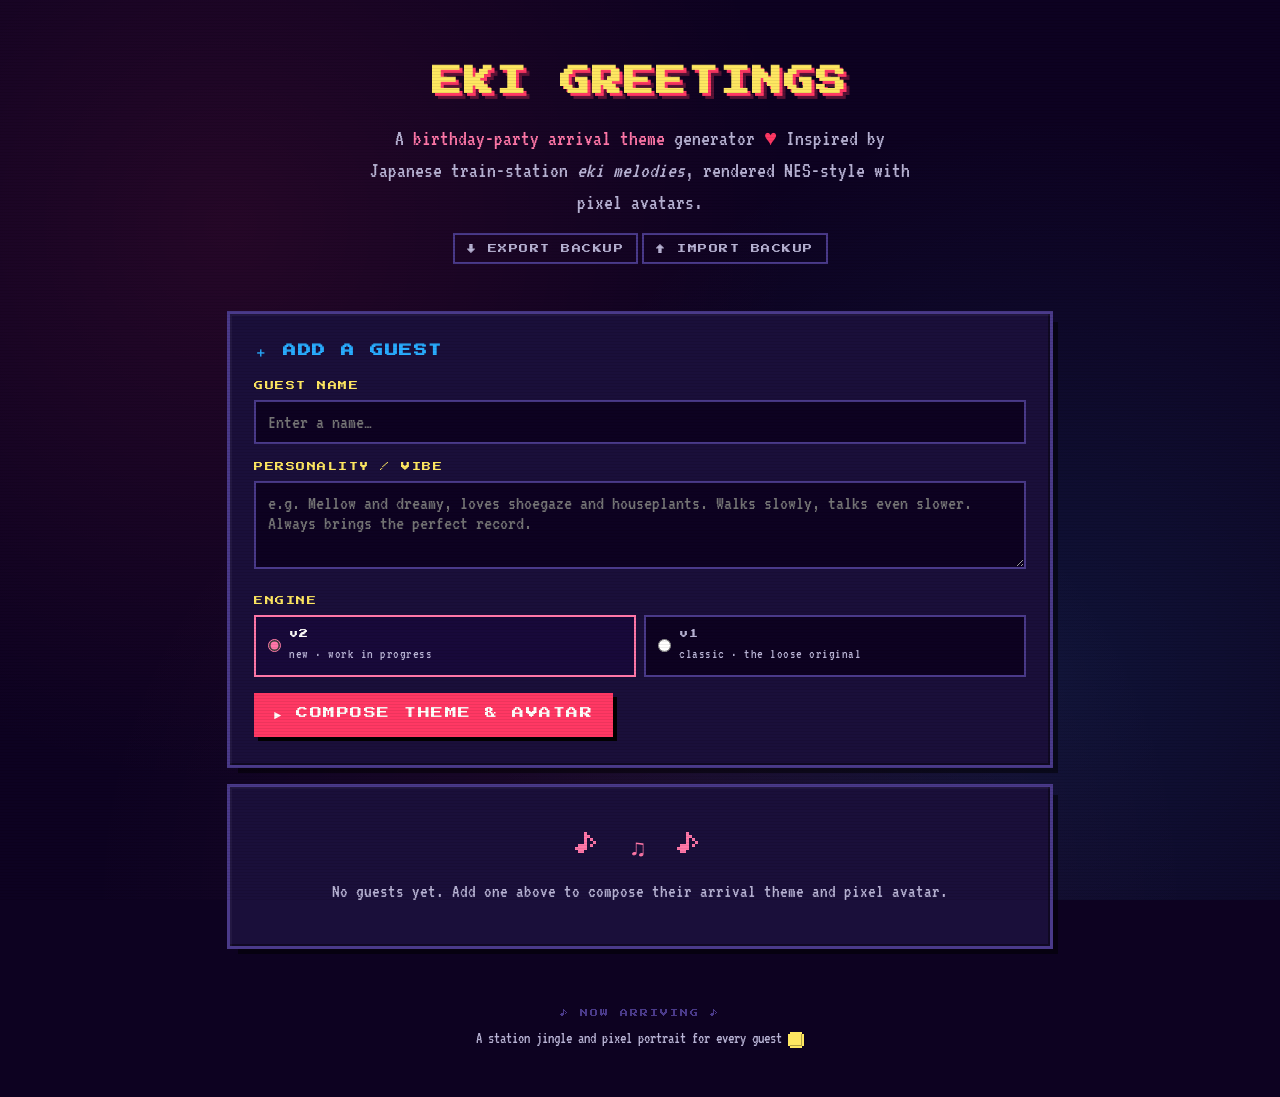
<file: index.html>
<!DOCTYPE html>
<html lang="en">
<head>
<meta charset="UTF-8">
<meta name="viewport" content="width=device-width, initial-scale=1">
<title>EKI GREETINGS — Birthday Party Jingles</title>
<link rel="preconnect" href="https://fonts.googleapis.com">
<link rel="preconnect" href="https://fonts.gstatic.com" crossorigin>
<link href="https://fonts.googleapis.com/css2?family=Press+Start+2P&family=VT323&display=swap" rel="stylesheet">
<link rel="stylesheet" href="styles.css">
</head>
<body>

<div class="container">
  <header>
    <h1>EKI GREETINGS</h1>
    <p class="subtitle">A <span class="hl">birthday-party arrival theme</span> generator <span class="heart">♥</span> Inspired by Japanese train-station <em>eki melodies</em>, rendered NES-style with pixel avatars.</p>
    <div class="backup-bar">
      <button class="btn btn-ghost btn-small" id="export-btn">↓ EXPORT BACKUP</button>
      <button class="btn btn-ghost btn-small" id="import-btn">↑ IMPORT BACKUP</button>
      <input type="file" id="import-file" accept="application/json" style="display:none">
    </div>
  </header>

  <div class="pixel-card form-section">
    <h2>＋ ADD A GUEST</h2>
    <label for="guest-name">GUEST NAME</label>
    <input type="text" id="guest-name" placeholder="Enter a name…" maxlength="60" autocomplete="off">
    <label for="guest-desc">PERSONALITY / VIBE</label>
    <textarea id="guest-desc" placeholder="e.g. Mellow and dreamy, loves shoegaze and houseplants. Walks slowly, talks even slower. Always brings the perfect record." maxlength="500"></textarea>
    <span class="field-label">ENGINE</span>
    <div class="engine-select" id="engine-select">
      <label class="engine-option">
        <input type="radio" name="engine" value="pipeline" checked>
        <span class="engine-option-text">v2 <small>new · work in progress</small></span>
      </label>
      <label class="engine-option">
        <input type="radio" name="engine" value="v1">
        <span class="engine-option-text">v1 <small>classic · the loose original</small></span>
      </label>
    </div>
    <button class="btn" id="generate-btn">► COMPOSE THEME &amp; AVATAR</button>
    <div id="form-error" class="error" style="display:none"></div>
    <div id="form-retry" class="form-retry" style="display:none"></div>
  </div>

  <div id="guest-list"></div>

  <footer>
    <p class="tag">♪ NOW ARRIVING ♪</p>
    <p>A station jingle and pixel portrait for every guest <span class="coin"></span></p>
  </footer>
</div>

<script type="module" src="js/main.js"></script>
</body>
</html>
</file>
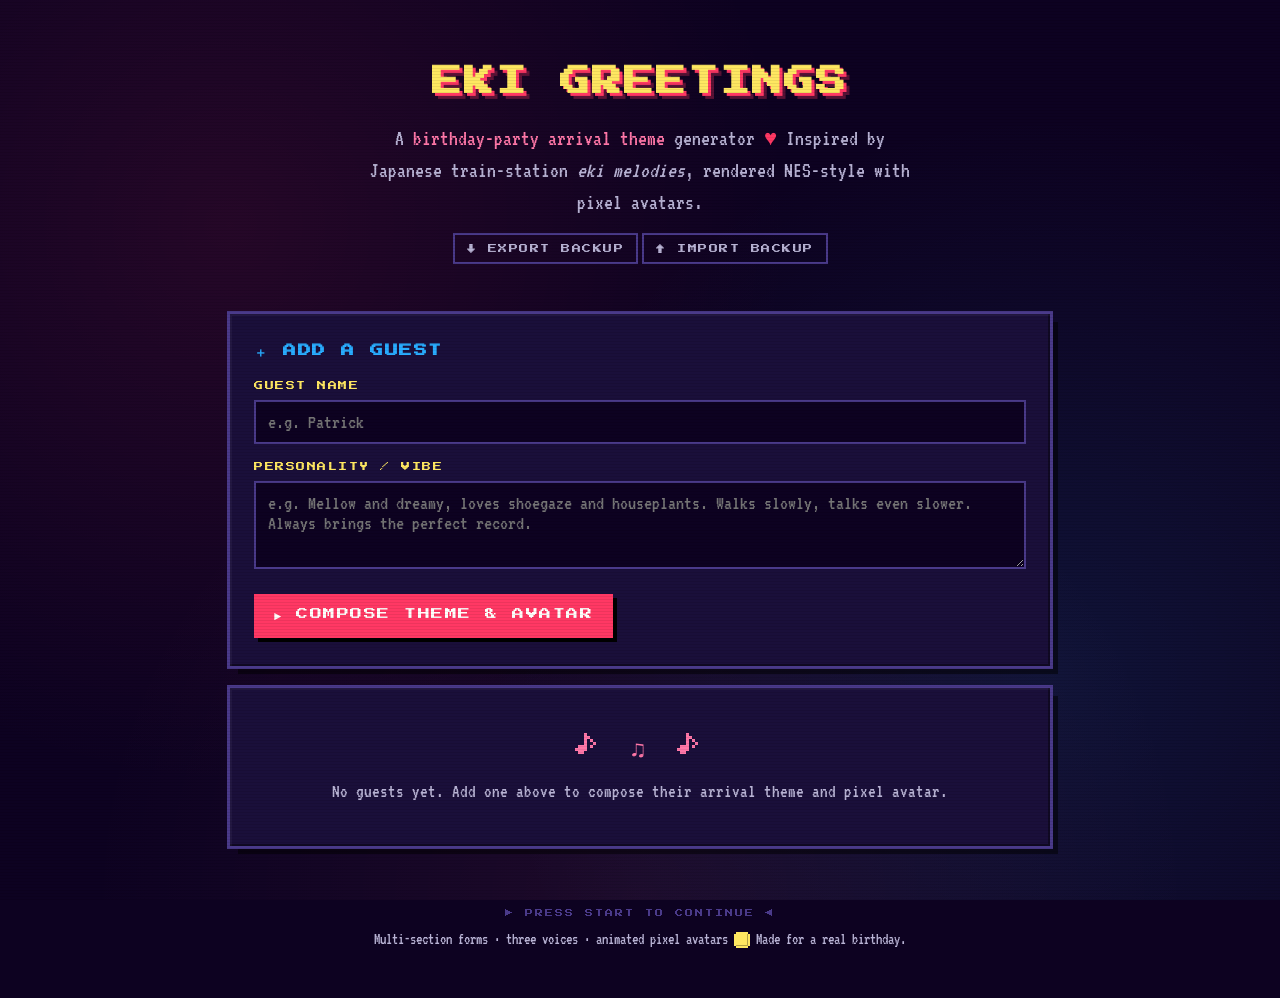
<file: eki_greetings.html>
<!DOCTYPE html>
<html lang="en">
<head>
<meta charset="UTF-8">
<meta name="viewport" content="width=device-width, initial-scale=1">
<title>EKI GREETINGS — Birthday Party Jingles</title>
<link rel="preconnect" href="https://fonts.googleapis.com">
<link rel="preconnect" href="https://fonts.gstatic.com" crossorigin>
<link href="https://fonts.googleapis.com/css2?family=Press+Start+2P&family=VT323&display=swap" rel="stylesheet">
<style>
:root {
  --bg-deep: #0d0221;
  --bg-card: #1a0f3a;
  --bg-card-light: #2a1959;
  --text: #fffefb;
  --text-dim: #b8b3d4;
  --accent-red: #ff3864;
  --accent-blue: #29adff;
  --accent-yellow: #fee761;
  --accent-green: #00e436;
  --accent-pink: #ff77a8;
  --accent-purple: #c77dff;
  --border: #4a3a8a;
}

* { box-sizing: border-box; margin: 0; padding: 0; }
html, body { background: var(--bg-deep); }

body {
  font-family: 'VT323', monospace;
  background: var(--bg-deep);
  background-image:
    radial-gradient(circle at 18% 25%, rgba(255, 56, 100, 0.10) 0%, transparent 45%),
    radial-gradient(circle at 82% 75%, rgba(41, 173, 255, 0.10) 0%, transparent 45%),
    radial-gradient(circle at 50% 100%, rgba(255, 119, 168, 0.07) 0%, transparent 50%);
  background-attachment: fixed;
  color: var(--text);
  min-height: 100vh;
  font-size: 20px;
  line-height: 1.45;
  padding: 28px 20px;
  position: relative;
  overflow-x: hidden;
}

body::before {
  content: '';
  position: fixed;
  inset: 0;
  background: repeating-linear-gradient(
    0deg,
    rgba(0, 0, 0, 0.07),
    rgba(0, 0, 0, 0.07) 1px,
    transparent 1px,
    transparent 3px
  );
  pointer-events: none;
  z-index: 1000;
}

.container { max-width: 820px; margin: 0 auto; position: relative; }

header { text-align: center; padding: 32px 8px 28px; }

h1 {
  font-family: 'Press Start 2P', monospace;
  font-size: 30px;
  color: var(--accent-yellow);
  text-shadow:
    3px 3px 0 var(--accent-red),
    6px 6px 0 rgba(255, 56, 100, 0.3);
  line-height: 1.5;
  margin-bottom: 18px;
  letter-spacing: 2px;
}

.subtitle {
  color: var(--text-dim);
  font-size: 22px;
  max-width: 560px;
  margin: 0 auto;
}

.subtitle .hl { color: var(--accent-pink); }

.heart { display: inline-block; animation: bounce 1.5s infinite; color: var(--accent-red); }
@keyframes bounce {
  0%, 100% { transform: translateY(0) scale(1); }
  50% { transform: translateY(-3px) scale(1.1); }
}

.backup-bar {
  display: flex;
  gap: 8px;
  justify-content: center;
  margin: 16px auto 24px;
  flex-wrap: wrap;
}

.pixel-card {
  background: var(--bg-card);
  padding: 28px 24px;
  margin-bottom: 22px;
  position: relative;
  box-shadow:
    0 0 0 3px var(--border),
    inset 2px 2px 0 0 rgba(255,255,255,0.04),
    inset -2px -2px 0 0 rgba(0,0,0,0.4),
    8px 8px 0 0 rgba(0,0,0,0.5);
}

.form-section h2 {
  font-family: 'Press Start 2P', monospace;
  font-size: 13px;
  color: var(--accent-blue);
  margin-bottom: 18px;
  letter-spacing: 1.5px;
}

label {
  display: block;
  font-family: 'Press Start 2P', monospace;
  font-size: 9px;
  color: var(--accent-yellow);
  margin: 16px 0 8px;
  letter-spacing: 1.5px;
}

.form-section > label:first-of-type { margin-top: 0; }

input[type="text"], textarea {
  width: 100%;
  background: var(--bg-deep);
  border: 2px solid var(--border);
  color: var(--text);
  font-family: 'VT323', monospace;
  font-size: 20px;
  padding: 10px 12px;
  outline: none;
  transition: border-color 0.15s, background 0.15s;
}

input[type="text"]:focus, textarea:focus {
  border-color: var(--accent-pink);
  background: #18093a;
}

textarea { min-height: 88px; resize: vertical; }

.btn {
  font-family: 'Press Start 2P', monospace;
  font-size: 12px;
  padding: 14px 20px;
  background: var(--accent-red);
  color: var(--text);
  border: none;
  cursor: pointer;
  letter-spacing: 1.5px;
  transition: transform 0.08s, box-shadow 0.08s;
  box-shadow: 4px 4px 0 #000;
  margin-top: 16px;
  text-transform: uppercase;
}

.btn:hover:not(:disabled) { transform: translate(-1px, -1px); box-shadow: 5px 5px 0 #000; }
.btn:active:not(:disabled) { transform: translate(2px, 2px); box-shadow: 2px 2px 0 #000; }
.btn:disabled { background: var(--border); cursor: wait; color: var(--text-dim); }

.btn-play { background: var(--accent-green); color: #000; }
.btn-secondary { background: var(--accent-blue); color: #000; }
.btn-tertiary { background: var(--accent-purple); color: #000; }
.btn-danger { background: var(--accent-red); }
.btn-ghost { background: transparent; box-shadow: 0 0 0 2px var(--border); color: var(--text-dim); }
.btn-ghost:hover:not(:disabled) { box-shadow: 0 0 0 2px var(--accent-pink); color: var(--accent-pink); transform: none; }
.btn-ghost:active:not(:disabled) { transform: none; box-shadow: 0 0 0 2px var(--accent-pink); }

.btn-small {
  font-size: 9px;
  padding: 9px 12px;
  margin-top: 0;
  box-shadow: 3px 3px 0 #000;
}
.btn-small:hover:not(:disabled) { transform: translate(-1px, -1px); box-shadow: 4px 4px 0 #000; }
.btn-small:active:not(:disabled) { transform: translate(1px, 1px); box-shadow: 2px 2px 0 #000; }
.btn-small.btn-ghost { box-shadow: 0 0 0 2px var(--border); }
.btn-small.btn-ghost:hover:not(:disabled) { box-shadow: 0 0 0 2px var(--accent-pink); }

.section-heading {
  font-family: 'Press Start 2P', monospace;
  font-size: 12px;
  color: var(--accent-pink);
  margin: 32px 0 18px;
  letter-spacing: 1.5px;
}

.guest-card {
  background: linear-gradient(135deg, var(--bg-card) 0%, var(--bg-card-light) 100%);
  padding: 22px;
  margin-bottom: 18px;
  display: flex;
  flex-direction: column;
  gap: 16px;
  position: relative;
  box-shadow:
    0 0 0 3px var(--border),
    inset 2px 2px 0 0 rgba(255,255,255,0.04),
    8px 8px 0 0 rgba(0,0,0,0.4);
  transition: box-shadow 0.2s;
}

.guest-card.playing { animation: glow-pulse 1.4s ease-in-out infinite; }

@keyframes glow-pulse {
  0%, 100% { box-shadow: 0 0 0 3px var(--accent-green), inset 2px 2px 0 0 rgba(255,255,255,0.04), 0 0 18px rgba(0, 228, 54, 0.35), 8px 8px 0 0 rgba(0,0,0,0.4); }
  50% { box-shadow: 0 0 0 3px var(--accent-green), inset 2px 2px 0 0 rgba(255,255,255,0.04), 0 0 32px rgba(0, 228, 54, 0.7), 8px 8px 0 0 rgba(0,0,0,0.4); }
}

.guest-header {
  display: flex;
  justify-content: space-between;
  align-items: flex-start;
  gap: 18px;
  flex-wrap: wrap;
}

.guest-left {
  display: flex;
  gap: 18px;
  align-items: flex-start;
  flex: 1;
  min-width: 0;
}

.guest-info { flex: 1; min-width: 0; }

.avatar-wrap {
  width: 96px;
  height: 96px;
  background: #000;
  border: 2px solid var(--border);
  position: relative;
  flex-shrink: 0;
  display: flex;
  align-items: center;
  justify-content: center;
  overflow: hidden;
}

.avatar-wrap canvas {
  width: 100%;
  height: 100%;
  image-rendering: pixelated;
  image-rendering: -moz-crisp-edges;
  image-rendering: crisp-edges;
}

.avatar-wrap.loading::after {
  content: '';
  position: absolute;
  inset: 0;
  background: linear-gradient(45deg, transparent 40%, rgba(0,228,54,0.3) 50%, transparent 60%);
  background-size: 200% 200%;
  animation: shimmer 1.4s linear infinite;
}

@keyframes shimmer {
  0% { background-position: 200% 200%; }
  100% { background-position: -100% -100%; }
}

.avatar-controls {
  display: flex;
  justify-content: space-between;
  align-items: center;
  gap: 4px;
  margin-top: 6px;
}

.avatar-controls button {
  background: transparent;
  color: var(--text-dim);
  border: 1px solid var(--border);
  padding: 1px 6px;
  font-family: 'Press Start 2P', monospace;
  font-size: 8px;
  cursor: pointer;
}

.avatar-controls button:hover:not(:disabled) { color: var(--accent-pink); border-color: var(--accent-pink); }
.avatar-controls button:disabled { opacity: 0.3; cursor: not-allowed; }
.avatar-controls span { font-family: 'Press Start 2P', monospace; font-size: 8px; color: var(--text-dim); }

.guest-name {
  font-family: 'Press Start 2P', monospace;
  font-size: 15px;
  color: var(--accent-yellow);
  margin-bottom: 6px;
  letter-spacing: 1px;
  word-break: break-word;
  line-height: 1.4;
}

.guest-theme { color: var(--accent-pink); font-size: 22px; font-style: italic; }
.guest-meta { color: var(--text-dim); font-size: 17px; margin-top: 4px; letter-spacing: 0.5px; }
.guest-desc { color: var(--text-dim); font-size: 17px; margin-top: 6px; font-style: italic; opacity: 0.75; }

.guest-actions { display: flex; gap: 8px; flex-shrink: 0; flex-wrap: wrap; }

.action-row {
  display: flex;
  justify-content: space-between;
  gap: 8px;
  flex-wrap: wrap;
  align-items: center;
}

.version-controls {
  display: flex;
  align-items: center;
  gap: 6px;
  font-family: 'Press Start 2P', monospace;
  font-size: 9px;
  color: var(--text-dim);
  letter-spacing: 1px;
}

.version-controls button {
  background: transparent;
  border: 2px solid var(--border);
  color: var(--text-dim);
  width: 24px;
  height: 24px;
  font-family: 'Press Start 2P', monospace;
  font-size: 10px;
  cursor: pointer;
  display: inline-flex;
  align-items: center;
  justify-content: center;
}

.version-controls button:hover:not(:disabled) { border-color: var(--accent-pink); color: var(--accent-pink); }
.version-controls button:disabled { opacity: 0.25; cursor: not-allowed; }

.piano-roll {
  background: #000;
  border: 2px solid var(--border);
  height: 96px;
  position: relative;
  overflow: hidden;
}

.note-block {
  position: absolute;
  border: 1px solid rgba(0,0,0,0.5);
  box-shadow: inset 0 0 0 1px rgba(255,255,255,0.15);
}

.note-block.lead    { background: var(--accent-green); }
.note-block.harmony { background: var(--accent-blue); }
.note-block.bass    { background: var(--accent-yellow); }

.section-marker {
  position: absolute;
  top: 0;
  bottom: 0;
  width: 1px;
  background: rgba(255,119,168,0.25);
  pointer-events: none;
}

.section-label {
  position: absolute;
  top: 2px;
  font-family: 'Press Start 2P', monospace;
  font-size: 7px;
  color: rgba(255,119,168,0.55);
  letter-spacing: 1px;
  pointer-events: none;
  padding-left: 3px;
}

.piano-roll-legend {
  position: absolute;
  bottom: 4px;
  right: 6px;
  font-size: 12px;
  color: var(--text-dim);
  display: flex;
  gap: 10px;
  pointer-events: none;
  font-family: 'VT323', monospace;
}
.piano-roll-legend span::before { content: '■ '; display: inline; }
.piano-roll-legend .lead-l { color: var(--accent-green); }
.piano-roll-legend .harm-l { color: var(--accent-blue); }
.piano-roll-legend .bass-l { color: var(--accent-yellow); }

.playhead {
  position: absolute;
  top: 0;
  bottom: 0;
  width: 2px;
  background: var(--accent-red);
  box-shadow: 0 0 6px var(--accent-red), 0 0 12px var(--accent-red);
  pointer-events: none;
  left: 0;
  display: none;
}
.playhead.active { display: block; }

.empty-state { text-align: center; padding: 40px 24px; color: var(--text-dim); }
.empty-state-icon { font-family: 'Press Start 2P', monospace; font-size: 24px; margin-bottom: 16px; color: var(--accent-pink); letter-spacing: 4px; }
.empty-state p { font-size: 19px; }

@keyframes dots {
  0%, 20% { content: '.'; }
  40% { content: '..'; }
  60%, 100% { content: '...'; }
}
.loading::after { content: '.'; animation: dots 1.2s infinite; }

.error {
  background: rgba(255, 56, 100, 0.18);
  border-left: 4px solid var(--accent-red);
  color: var(--accent-red);
  padding: 12px;
  margin-top: 14px;
  font-size: 18px;
}

.toast {
  position: fixed;
  bottom: 24px;
  left: 50%;
  transform: translateX(-50%);
  background: var(--accent-green);
  color: #000;
  font-family: 'Press Start 2P', monospace;
  font-size: 11px;
  padding: 14px 20px;
  z-index: 2000;
  letter-spacing: 1.5px;
  box-shadow: 4px 4px 0 #000;
  animation: toast-in 0.3s ease-out;
}

@keyframes toast-in {
  from { transform: translate(-50%, 40px); opacity: 0; }
  to { transform: translate(-50%, 0); opacity: 1; }
}

footer { text-align: center; color: var(--text-dim); font-size: 16px; padding: 40px 16px 20px; }
footer .tag { font-family: 'Press Start 2P', monospace; font-size: 8px; letter-spacing: 2px; color: var(--border); margin-bottom: 8px; }

.coin {
  display: inline-block;
  width: 12px;
  height: 12px;
  background: var(--accent-yellow);
  box-shadow:
    -2px 0 0 var(--accent-yellow),
    2px 0 0 var(--accent-yellow),
    0 -2px 0 var(--accent-yellow),
    0 2px 0 var(--accent-yellow),
    inset -1px -1px 0 rgba(0,0,0,0.3);
  margin: 0 2px;
  vertical-align: middle;
}

@media (max-width: 600px) {
  body { padding: 16px 12px; font-size: 18px; }
  h1 { font-size: 18px; letter-spacing: 1px; }
  .subtitle { font-size: 20px; }
  .pixel-card { padding: 20px 16px; }
  .guest-card { padding: 18px 14px; }
  .btn { font-size: 11px; padding: 12px 16px; }
  .btn-small { font-size: 9px; padding: 8px 10px; }
  .guest-name { font-size: 13px; }
  .guest-left { gap: 12px; }
  .avatar-wrap { width: 72px; height: 72px; }
  .guest-header { flex-direction: column; gap: 12px; }
  .guest-actions { width: 100%; }
  .action-row { flex-direction: column; align-items: stretch; }
  .action-row > div { display: flex; flex-wrap: wrap; gap: 8px; justify-content: flex-end; }
}
</style>
</head>
<body>

<div class="container">
  <header>
    <h1>EKI GREETINGS</h1>
    <p class="subtitle">A <span class="hl">birthday-party arrival theme</span> generator <span class="heart">♥</span> Inspired by Japanese train-station <em>eki melodies</em>, rendered NES-style with pixel avatars.</p>
    <div class="backup-bar">
      <button class="btn btn-ghost btn-small" id="export-btn">↓ EXPORT BACKUP</button>
      <button class="btn btn-ghost btn-small" id="import-btn">↑ IMPORT BACKUP</button>
      <input type="file" id="import-file" accept="application/json" style="display:none">
    </div>
  </header>

  <div class="pixel-card form-section">
    <h2>＋ ADD A GUEST</h2>
    <label for="guest-name">GUEST NAME</label>
    <input type="text" id="guest-name" placeholder="e.g. Patrick" maxlength="60" autocomplete="off">
    <label for="guest-desc">PERSONALITY / VIBE</label>
    <textarea id="guest-desc" placeholder="e.g. Mellow and dreamy, loves shoegaze and houseplants. Walks slowly, talks even slower. Always brings the perfect record." maxlength="500"></textarea>
    <button class="btn" id="generate-btn">► COMPOSE THEME &amp; AVATAR</button>
    <div id="form-error" class="error" style="display:none"></div>
  </div>

  <div id="guest-list"></div>

  <footer>
    <p class="tag">▶ PRESS START TO CONTINUE ◀</p>
    <p>Multi-section forms · three voices · animated pixel avatars <span class="coin"></span> Made for a real birthday.</p>
  </footer>
</div>

<script>
/* =================================================================
   CHIPTUNE SYNTHESIS — works on AudioContext OR OfflineAudioContext
   ================================================================= */
function makePulseWave(ctx, duty) {
  const n = 32;
  const real = new Float32Array(n);
  const imag = new Float32Array(n);
  for (let i = 1; i < n; i++) {
    imag[i] = (2 / (i * Math.PI)) * Math.sin(i * Math.PI * duty);
  }
  return ctx.createPeriodicWave(real, imag);
}

const NOTE_MAP = { C:0,'C#':1,Db:1,D:2,'D#':3,Eb:3,E:4,F:5,'F#':6,Gb:6,G:7,'G#':8,Ab:8,A:9,'A#':10,Bb:10,B:11 };

function noteToFreq(note) {
  if (!note || note === 'rest' || note === 'r') return 0;
  const m = String(note).match(/^([A-G][#b]?)(-?\d+)$/);
  if (!m) return 0;
  const semis = NOTE_MAP[m[1]] + (parseInt(m[2]) - 4) * 12;
  return 440 * Math.pow(2, (semis - 9) / 12);
}

function scheduleNote(ctx, dest, freq, startTime, duration, waveform, volume, periodicWaves) {
  if (freq === 0 || duration <= 0.01) return null;
  const osc = ctx.createOscillator();
  const gain = ctx.createGain();
  if (waveform === 'pulse50') osc.setPeriodicWave(periodicWaves.p50);
  else if (waveform === 'pulse25') osc.setPeriodicWave(periodicWaves.p25);
  else osc.type = waveform;
  osc.frequency.setValueAtTime(freq, startTime);
  const attack = 0.003;
  const decay = 0.04;
  const sustain = volume * 0.72;
  const release = Math.min(0.08, duration * 0.3);
  const sustainEnd = Math.max(startTime + attack + decay, startTime + duration - release);
  gain.gain.setValueAtTime(0, startTime);
  gain.gain.linearRampToValueAtTime(volume, startTime + attack);
  gain.gain.linearRampToValueAtTime(sustain, startTime + attack + decay);
  gain.gain.setValueAtTime(sustain, sustainEnd);
  gain.gain.linearRampToValueAtTime(0, startTime + duration);
  osc.connect(gain);
  gain.connect(dest);
  osc.start(startTime);
  osc.stop(startTime + duration + 0.02);
  return osc;
}

function scheduleJingle(ctx, dest, jingle, startTime, periodicWaves) {
  const beat = 60 / (jingle.tempo || 140);
  const oscs = [];
  let totalDur = 0;

  const playTrack = (track, waveform, volume) => {
    if (!Array.isArray(track)) return;
    let t = 0;
    for (const ev of track) {
      if (!Array.isArray(ev) || ev.length < 2) continue;
      const [note, beats] = ev;
      const dur = (Number(beats) || 0) * beat;
      const freq = noteToFreq(note);
      const osc = scheduleNote(ctx, dest, freq, startTime + t, dur * 0.94, waveform, volume, periodicWaves);
      if (osc) oscs.push(osc);
      t += dur;
    }
    if (t > totalDur) totalDur = t;
  };

  playTrack(jingle.lead,    'pulse50',  0.13);
  playTrack(jingle.harmony, 'pulse25',  0.085);
  playTrack(jingle.bass,    'triangle', 0.22);

  return { oscs, totalDur };
}

class LiveSynth {
  constructor() {
    this.ctx = null;
    this.activeOscs = [];
    this.currentId = null;
    this.onStart = null;
    this.onEnd = null;
    this._endTimer = null;
  }

  init() {
    if (!this.ctx) {
      this.ctx = new (window.AudioContext || window.webkitAudioContext)();
      this.master = this.ctx.createGain();
      this.master.gain.value = 0.65;
      this.master.connect(this.ctx.destination);
      this.pw = { p50: makePulseWave(this.ctx, 0.50), p25: makePulseWave(this.ctx, 0.25) };
    }
    if (this.ctx.state === 'suspended') this.ctx.resume();
  }

  stop() {
    this.activeOscs.forEach(n => { try { n.stop(); } catch(e) {} });
    this.activeOscs = [];
    if (this._endTimer) { clearTimeout(this._endTimer); this._endTimer = null; }
    if (this.currentId && this.onEnd) this.onEnd(this.currentId);
    this.currentId = null;
  }

  play(jingle, id) {
    this.init();
    this.stop();
    const startTime = this.ctx.currentTime + 0.06;
    const { oscs, totalDur } = scheduleJingle(this.ctx, this.master, jingle, startTime, this.pw);
    this.activeOscs = oscs;
    this.currentId = id;
    if (this.onStart) this.onStart(id, totalDur);
    this._endTimer = setTimeout(() => {
      if (this.onEnd) this.onEnd(id);
      this.currentId = null;
    }, (totalDur + 0.25) * 1000);
  }
}

const synth = new LiveSynth();

/* =================================================================
   WAV RENDERING via OfflineAudioContext
   ================================================================= */
async function renderJingleToWav(jingle) {
  const sampleRate = 44100;
  const beat = 60 / (jingle.tempo || 140);
  const trackLens = ['lead', 'harmony', 'bass']
    .map(t => (jingle[t] || []).reduce((s, ev) => s + (Number(ev[1]) || 0), 0));
  const totalBeats = Math.max(...trackLens, 1);
  const durationSec = totalBeats * beat + 0.6;
  const offline = new OfflineAudioContext(2, Math.ceil(durationSec * sampleRate), sampleRate);
  const master = offline.createGain();
  master.gain.value = 0.65;
  master.connect(offline.destination);
  const pw = { p50: makePulseWave(offline, 0.50), p25: makePulseWave(offline, 0.25) };
  scheduleJingle(offline, master, jingle, 0.05, pw);
  const buffer = await offline.startRendering();
  return audioBufferToWavBlob(buffer);
}

function audioBufferToWavBlob(buffer) {
  const numChannels = buffer.numberOfChannels;
  const sampleRate = buffer.sampleRate;
  const samples = buffer.length;
  const bytesPerSample = 2;
  const dataLength = samples * numChannels * bytesPerSample;
  const ab = new ArrayBuffer(44 + dataLength);
  const view = new DataView(ab);

  const writeString = (offset, str) => {
    for (let i = 0; i < str.length; i++) view.setUint8(offset + i, str.charCodeAt(i));
  };
  writeString(0, 'RIFF');
  view.setUint32(4, 36 + dataLength, true);
  writeString(8, 'WAVE');
  writeString(12, 'fmt ');
  view.setUint32(16, 16, true);
  view.setUint16(20, 1, true);
  view.setUint16(22, numChannels, true);
  view.setUint32(24, sampleRate, true);
  view.setUint32(28, sampleRate * numChannels * bytesPerSample, true);
  view.setUint16(32, numChannels * bytesPerSample, true);
  view.setUint16(34, 16, true);
  writeString(36, 'data');
  view.setUint32(40, dataLength, true);

  const channels = [];
  for (let c = 0; c < numChannels; c++) channels.push(buffer.getChannelData(c));
  let offset = 44;
  for (let i = 0; i < samples; i++) {
    for (let c = 0; c < numChannels; c++) {
      let s = Math.max(-1, Math.min(1, channels[c][i]));
      view.setInt16(offset, s < 0 ? s * 0x8000 : s * 0x7FFF, true);
      offset += 2;
    }
  }
  return new Blob([ab], { type: 'audio/wav' });
}

/* =================================================================
   STORAGE (v1 schema preserved, migrates on read — same key)
   ================================================================= */
const STORAGE_KEY = 'eki_guests_v1';
let guests = [];

function migrateGuest(g) {
  if (g.jingles && Array.isArray(g.jingles)) {
    return {
      id: g.id,
      name: g.name,
      description: g.description,
      jingles: g.jingles,
      currentJingleIndex: Math.min(g.currentJingleIndex || 0, g.jingles.length - 1),
      avatars: Array.isArray(g.avatars) ? g.avatars : [],
      currentAvatarIndex: g.currentAvatarIndex || 0
    };
  }
  // Old schema { jingle: {...} } — convert to versions array, preserving data
  const jingles = g.jingle ? [{ ...g.jingle, createdAt: Date.now() }] : [];
  return {
    id: g.id,
    name: g.name,
    description: g.description,
    jingles,
    currentJingleIndex: 0,
    avatars: [],
    currentAvatarIndex: 0
  };
}

async function loadGuests() {
  try {
    const r = await window.storage.get(STORAGE_KEY);
    if (r && r.value) {
      const raw = JSON.parse(r.value);
      const needsMigration = raw.some(g => !g.jingles);
      guests = raw.map(migrateGuest);
      if (needsMigration) await saveGuests();
    }
  } catch (e) {
    guests = [];
  }
  render();
}

async function saveGuests() {
  try {
    await window.storage.set(STORAGE_KEY, JSON.stringify(guests));
  } catch (e) {
    console.error('Save failed', e);
  }
}

/* =================================================================
   API: JINGLE GENERATION (longer, with musical form)
   ================================================================= */
async function generateJingle(name, description) {
  const system = `You are composing extended 8-bit chiptune themes in the style of Japanese train-station "eki melodies" combined with NES-era game music. You compose a personalized arrival theme for a party guest with proper musical form.

THREE TRACKS:
- LEAD: square-wave melody, primary thematic content (range C4–C6)
- HARMONY: counter-line, parallel intervals, or sparse harmony (range C4–B5). MAY be [] for sections where unison fits.
- BASS: triangle-wave bass, mostly roots and fifths with passing tones (range C2–C4)

FORM & LENGTH:
- Total: 32–56 beats (~14–24 seconds at typical tempos)
- Tempo 110–170 BPM, 4/4 time
- Use a clear multi-section form. Good choices:
  * AABA (jazz standard — A, A, contrasting B "bridge", A reprise)
  * ABA' (classical — theme, contrast, varied return)
  * ABCA (theme, departure, development, return)
- Each section 8–14 beats
- Sections must be musically distinct — change at least 2 of: mode, register, rhythmic density, melodic contour, voice texture

MOTIVIC DEVELOPMENT (crucial — this is what makes it memorable):
- Build the A section from 1–2 short motifs (3–5 notes each)
- In B/C sections or development, TRANSFORM the motifs: transpose, invert, fragment, augment (slow down), diminute (speed up), ornament, sequence
- Reprise should clearly recall A — exact, varied, or ornamented
- End with V→I or IV→I cadence; melody resolves to scale degree 1 (or 3/5 for an open feel)

TEXTURE / ORCHESTRATION across sections:
- Vary which voice carries the lead melody (voice exchange) — e.g., harmony takes the melody in B
- Harmony can drop out for thinner texture
- Bass might walk under busy lead, or hold a pedal point
- Use rhythmic variety: mix sixteenths, eighths, quarters, dotted values, occasional triplets via close eighths

CHOICES INSPIRED BY THE GUEST:
- Energy → tempo
- Warmth/mood → mode (major, natural/harmonic minor, dorian, mixolydian, lydian, phrygian)
- Pace → rhythmic density
- Vibe → melodic contour and intervallic character

Return ONLY valid JSON. No markdown, no commentary. Exact shape:
{
  "title": "short evocative theme name (2-5 words)",
  "tempo": 140,
  "key": "C major",
  "mood": "one word",
  "form": "AABA",
  "sections": [{"label":"A","start":0,"length":8},{"label":"A","start":8,"length":8},{"label":"B","start":16,"length":8},{"label":"A","start":24,"length":8}],
  "lead": [["C5", 0.5], ...],
  "harmony": [["E5", 0.5], ...],
  "bass": [["C3", 1], ...]
}

Note format: pitch with octave like "C4", "F#5", "Bb3", or literal "rest". Durations in beats: 1=quarter, 0.5=eighth, 0.25=sixteenth, 1.5=dotted quarter, 2=half. Track totals should align (they play simultaneously).`;

  const user = `Compose an arrival theme for this guest:

NAME: ${name}
DESCRIPTION: ${description}

Translate their personality into musical choices, then construct a piece with clear sections and motivic development so the piece feels composed, not just strung together. Make it instantly memorable.`;

  const response = await fetch("https://api.anthropic.com/v1/messages", {
    method: "POST",
    headers: { "Content-Type": "application/json" },
    body: JSON.stringify({
      model: "claude-sonnet-4-20250514",
      max_tokens: 4000,
      system,
      messages: [{ role: "user", content: user }]
    })
  });

  if (!response.ok) {
    const errText = await response.text().catch(() => '');
    throw new Error(`API ${response.status}: ${errText.slice(0,120)}`);
  }

  const data = await response.json();
  const text = (data.content || [])
    .filter(b => b.type === 'text')
    .map(b => b.text || '')
    .join('').trim();

  let cleaned = text.replace(/^```json\s*/i, '').replace(/^```\s*/, '').replace(/```\s*$/, '').trim();
  let jingle;
  try {
    jingle = JSON.parse(cleaned);
  } catch (e) {
    const m = cleaned.match(/\{[\s\S]*\}/);
    if (!m) throw new Error('Could not parse jingle JSON');
    jingle = JSON.parse(m[0]);
  }

  if (!Array.isArray(jingle.lead) || jingle.lead.length === 0) throw new Error('Jingle missing lead melody');
  jingle.harmony = Array.isArray(jingle.harmony) ? jingle.harmony : [];
  jingle.bass    = Array.isArray(jingle.bass) ? jingle.bass : [];
  jingle.tempo   = Number(jingle.tempo) || 140;
  jingle.title   = String(jingle.title || 'untitled theme');
  jingle.key     = String(jingle.key   || '');
  jingle.mood    = String(jingle.mood  || '');
  jingle.form    = String(jingle.form  || '');
  jingle.sections = Array.isArray(jingle.sections) ? jingle.sections : [];
  jingle.createdAt = Date.now();
  return jingle;
}

/* =================================================================
   API: AVATAR GENERATION (24x24 pixel sprite, 2-frame loop)
   ================================================================= */
async function generateAvatar(name, description) {
  const system = `You design 16-bit style pixel art character avatars for a party "select character" screen. The avatar should reflect the guest's personality. Output as a hex-indexed palette + frame data.

OUTPUT FORMAT — 24x24 pixel sprite, 2 frames for subtle idle animation:
- Palette: array of 4–12 colors. Index 0 must be "transparent". Indices 1–15 are hex colors like "#ff3864".
- Each frame is exactly 24 rows, each row exactly 24 characters.
- Each character is a single hex digit (0-9, a-f) representing the palette index.

Return ONLY valid JSON in this shape:
{
  "palette": ["transparent", "#1d2b53", "#ff004d", "#fee761", "#00e436", "#7e2553", "#ffccaa", "#ffffff"],
  "frames": [
    ["000000000000000000000000", "000000111111110000000000", ...24 rows total...],
    ["000000000000000000000000", ...24 rows for frame 2...]
  ],
  "fps": 3
}

DESIGN RULES:
- Use a clear pixel-art silhouette. Center the figure horizontally; place head in upper third, body below.
- 16-bit style: chunky shapes, 1-pixel shading/outlines, but NOT single-pixel noise.
- Frame 2 differs subtly from frame 1 to suggest idle motion: head tilt, eye blink, hair sway, breathing bob, hand wave, twinkling accessory. NOT a totally different pose.
- The character can be human, animal, robot, monster, anthropomorphic object, abstract creature — whatever fits the personality.
- Use a 1-pixel outline (usually the darkest palette color) so the silhouette reads clearly against the black background.
- Background pixels are index 0 (transparent).

EXAMPLE STYLE (format reminder):
A row like "00000111111100000000" means: 5 transparent, 7 pixels of palette index 1, then transparent.
A row like "001112222221110000" means: 2 transparent, 3 of color 1, 6 of color 2, 3 of color 1, etc.

Design an avatar for this guest:

NAME: ${name}
DESCRIPTION: ${description}

Capture their essence as a chunky, charming 16-bit character. Think Mega Man, EarthBound, or Final Fantasy IV portrait energy.`;

  const user = `Design the pixel avatar for: ${name}\n\nPersonality: ${description}`;

  const response = await fetch("https://api.anthropic.com/v1/messages", {
    method: "POST",
    headers: { "Content-Type": "application/json" },
    body: JSON.stringify({
      model: "claude-sonnet-4-20250514",
      max_tokens: 4000,
      system,
      messages: [{ role: "user", content: user }]
    })
  });

  if (!response.ok) {
    const errText = await response.text().catch(() => '');
    throw new Error(`Avatar API ${response.status}: ${errText.slice(0,120)}`);
  }

  const data = await response.json();
  const text = (data.content || [])
    .filter(b => b.type === 'text')
    .map(b => b.text || '')
    .join('').trim();

  let cleaned = text.replace(/^```json\s*/i, '').replace(/^```\s*/, '').replace(/```\s*$/, '').trim();
  let avatar;
  try { avatar = JSON.parse(cleaned); }
  catch (e) {
    const m = cleaned.match(/\{[\s\S]*\}/);
    if (!m) throw new Error('Could not parse avatar JSON');
    avatar = JSON.parse(m[0]);
  }

  if (!Array.isArray(avatar.palette)) throw new Error('Avatar missing palette');
  if (!Array.isArray(avatar.frames) || avatar.frames.length === 0) throw new Error('Avatar missing frames');

  // Normalize: pad/truncate each row to 24 chars, ensure 24 rows per frame
  avatar.frames = avatar.frames.map(frame => {
    if (!Array.isArray(frame)) return Array(24).fill('000000000000000000000000');
    const rows = frame.slice(0, 24).map(r => {
      const str = String(r).toLowerCase();
      return (str + '000000000000000000000000').slice(0, 24);
    });
    while (rows.length < 24) rows.push('000000000000000000000000');
    return rows;
  });
  avatar.fps = Number(avatar.fps) || 3;
  avatar.width = 24;
  avatar.height = 24;
  avatar.createdAt = Date.now();
  return avatar;
}

/* =================================================================
   AVATAR RENDERING (canvas with animated frames)
   ================================================================= */
const avatarAnimations = new Map();

function renderAvatar(canvas, avatar) {
  if (!avatar) return;
  const ctx = canvas.getContext('2d');
  ctx.imageSmoothingEnabled = false;
  const W = avatar.width || 24, H = avatar.height || 24;
  canvas.width = W;
  canvas.height = H;

  const drawFrame = (frameIdx) => {
    ctx.clearRect(0, 0, W, H);
    const frame = avatar.frames[frameIdx % avatar.frames.length];
    if (!frame) return;
    for (let y = 0; y < H; y++) {
      const row = frame[y] || '';
      for (let x = 0; x < W; x++) {
        const ch = row[x];
        if (!ch || ch === '0') continue;
        const idx = parseInt(ch, 16);
        if (isNaN(idx)) continue;
        const color = avatar.palette[idx];
        if (!color || color === 'transparent') continue;
        ctx.fillStyle = color;
        ctx.fillRect(x, y, 1, 1);
      }
    }
  };

  const existing = avatarAnimations.get(canvas);
  if (existing) cancelAnimationFrame(existing.raf);

  if (avatar.frames.length === 1) {
    drawFrame(0);
    return;
  }

  const fps = Math.max(1, Math.min(12, avatar.fps || 3));
  const frameDur = 1000 / fps;
  let lastSwitch = performance.now();
  let frameIdx = 0;
  drawFrame(0);

  const tick = (now) => {
    if (now - lastSwitch >= frameDur) {
      frameIdx = (frameIdx + 1) % avatar.frames.length;
      drawFrame(frameIdx);
      lastSwitch = now;
    }
    const raf = requestAnimationFrame(tick);
    avatarAnimations.set(canvas, { raf, frameIdx });
  };
  const raf = requestAnimationFrame(tick);
  avatarAnimations.set(canvas, { raf, frameIdx });
}

function mountAvatars() {
  document.querySelectorAll('canvas[data-avatar-guest]').forEach(c => {
    const guestId = c.dataset.avatarGuest;
    const guest = guests.find(g => g.id === guestId);
    if (!guest || !guest.avatars[guest.currentAvatarIndex]) return;
    renderAvatar(c, guest.avatars[guest.currentAvatarIndex]);
  });
}

/* =================================================================
   PIANO-ROLL RENDERING (with section markers)
   ================================================================= */
function renderPianoRoll(jingle) {
  const tempo = jingle.tempo || 140;
  const beat = 60 / tempo;
  const trackLens = ['lead', 'harmony', 'bass']
    .map(t => (jingle[t] || []).reduce((s, ev) => s + (Number(ev[1]) || 0), 0));
  const totalBeats = Math.max(...trackLens, 1);

  const events = [];
  ['lead', 'harmony', 'bass'].forEach(tname => {
    let t = 0;
    (jingle[tname] || []).forEach(ev => {
      if (!Array.isArray(ev)) return;
      const [note, beats] = ev;
      const d = Number(beats) || 0;
      if (note && note !== 'rest') {
        const m = String(note).match(/^([A-G][#b]?)(-?\d+)$/);
        if (m) {
          const midi = NOTE_MAP[m[1]] + (parseInt(m[2]) + 1) * 12;
          events.push({ track: tname, t, d, midi });
        }
      }
      t += d;
    });
  });

  if (events.length === 0) return '<div class="piano-roll"><div class="playhead" data-duration="0"></div></div>';

  const midis = events.map(e => e.midi);
  const minMidi = Math.min(...midis) - 1;
  const maxMidi = Math.max(...midis) + 1;
  const range = Math.max(maxMidi - minMidi, 8);
  const innerH = 88;
  const noteH = Math.max(3, Math.floor(innerH / range));

  let html = '<div class="piano-roll">';

  if (Array.isArray(jingle.sections) && jingle.sections.length > 0) {
    jingle.sections.forEach((sec, i) => {
      const start = Number(sec.start) || 0;
      const left = (start / totalBeats) * 100;
      if (i > 0) html += `<div class="section-marker" style="left:${left}%"></div>`;
      html += `<div class="section-label" style="left:${left}%">${escapeHtml(sec.label || '')}</div>`;
    });
  }

  events.forEach(e => {
    const left  = (e.t / totalBeats) * 100;
    const width = Math.max((e.d / totalBeats) * 100 - 0.3, 0.5);
    const top   = ((maxMidi - e.midi) / range) * innerH + 4;
    html += `<div class="note-block ${e.track}" style="left:${left}%;width:${width}%;top:${top}px;height:${noteH}px"></div>`;
  });

  html += `<div class="piano-roll-legend"><span class="lead-l">LEAD</span><span class="harm-l">HARM</span><span class="bass-l">BASS</span></div>`;
  html += `<div class="playhead" data-duration="${totalBeats * beat}"></div></div>`;
  return html;
}

/* =================================================================
   UI RENDERING
   ================================================================= */
function escapeHtml(s) {
  const d = document.createElement('div');
  d.textContent = s == null ? '' : String(s);
  return d.innerHTML;
}

function render() {
  avatarAnimations.forEach(a => cancelAnimationFrame(a.raf));
  avatarAnimations.clear();

  const listEl = document.getElementById('guest-list');
  if (guests.length === 0) {
    listEl.innerHTML = `
      <div class="pixel-card empty-state">
        <div class="empty-state-icon">♪ ♫ ♪</div>
        <p>No guests yet. Add one above to compose their arrival theme and pixel avatar.</p>
      </div>
    `;
    return;
  }

  listEl.innerHTML =
    `<h2 class="section-heading">★ GUEST LIST (${guests.length})</h2>` +
    guests.map(g => renderGuestCard(g)).join('');

  mountAvatars();
}

function renderGuestCard(g) {
  const jingle = g.jingles[g.currentJingleIndex];
  const avatar = g.avatars[g.currentAvatarIndex];
  const jCount = g.jingles.length;
  const aCount = g.avatars.length;

  const avatarInner = avatar
    ? `<canvas data-avatar-guest="${g.id}"></canvas>`
    : `<div style="color:var(--text-dim);font-family:'Press Start 2P';font-size:8px;text-align:center;line-height:1.5">NO<br>AVATAR<br>YET</div>`;

  return `
    <div class="guest-card" data-id="${g.id}">
      <div class="guest-header">
        <div class="guest-left">
          <div style="display:flex;flex-direction:column;gap:0">
            <div class="avatar-wrap" id="avatar-wrap-${g.id}">
              ${avatarInner}
            </div>
            ${aCount > 1 ? `
              <div class="avatar-controls">
                <button data-act="prevAvatar" data-id="${g.id}" ${g.currentAvatarIndex === 0 ? 'disabled' : ''}>◀</button>
                <span>${g.currentAvatarIndex + 1}/${aCount}</span>
                <button data-act="nextAvatar" data-id="${g.id}" ${g.currentAvatarIndex >= aCount - 1 ? 'disabled' : ''}>▶</button>
              </div>
            ` : ''}
          </div>
          <div class="guest-info">
            <div class="guest-name">${escapeHtml(g.name)}</div>
            <div class="guest-theme">"${escapeHtml(jingle.title)}"</div>
            <div class="guest-meta">${escapeHtml(jingle.key)} · ${escapeHtml(jingle.mood)} · ${jingle.tempo} BPM${jingle.form ? ' · ' + escapeHtml(jingle.form) : ''}</div>
            ${g.description ? `<div class="guest-desc">${escapeHtml(g.description)}</div>` : ''}
          </div>
        </div>
        <div class="guest-actions">
          <button class="btn btn-play btn-small" data-act="play" data-id="${g.id}">▶ PLAY</button>
        </div>
      </div>

      ${renderPianoRoll(jingle)}

      <div class="action-row">
        <div class="version-controls">
          <button data-act="prevJingle" data-id="${g.id}" ${g.currentJingleIndex === 0 ? 'disabled' : ''}>◀</button>
          <span>JINGLE ${g.currentJingleIndex + 1} / ${jCount}</span>
          <button data-act="nextJingle" data-id="${g.id}" ${g.currentJingleIndex >= jCount - 1 ? 'disabled' : ''}>▶</button>
        </div>
        <div style="display:flex;gap:8px;flex-wrap:wrap">
          <button class="btn btn-secondary btn-small" data-act="rerollJingle" data-id="${g.id}">↻ NEW JINGLE</button>
          <button class="btn btn-tertiary btn-small" data-act="rerollAvatar" data-id="${g.id}">↻ NEW AVATAR</button>
          <button class="btn btn-ghost btn-small" data-act="downloadWav" data-id="${g.id}">↓ WAV</button>
          <button class="btn btn-danger btn-small" data-act="delete" data-id="${g.id}">✕</button>
        </div>
      </div>
    </div>
  `;
}

/* =================================================================
   HANDLERS
   ================================================================= */
function showError(msg) {
  const el = document.getElementById('form-error');
  el.textContent = msg;
  el.style.display = 'block';
}
function hideError() { document.getElementById('form-error').style.display = 'none'; }

function toast(msg, color) {
  const t = document.createElement('div');
  t.className = 'toast';
  t.textContent = msg;
  if (color) t.style.background = color;
  document.body.appendChild(t);
  setTimeout(() => t.remove(), 2400);
}

async function handleGenerate() {
  const nameEl = document.getElementById('guest-name');
  const descEl = document.getElementById('guest-desc');
  const btn = document.getElementById('generate-btn');
  hideError();

  const name = nameEl.value.trim();
  const description = descEl.value.trim();
  if (!name) return showError('Please enter a name.');
  if (!description) return showError('Describe their vibe — even a sentence works.');

  synth.init();
  btn.disabled = true;
  btn.innerHTML = 'COMPOSING<span class="loading"></span>';

  const [jingleResult, avatarResult] = await Promise.allSettled([
    generateJingle(name, description),
    generateAvatar(name, description)
  ]);

  if (jingleResult.status === 'rejected') {
    btn.disabled = false;
    btn.textContent = '► COMPOSE THEME & AVATAR';
    return showError(`Couldn't compose jingle: ${jingleResult.reason?.message || 'unknown'}`);
  }

  const guest = {
    id: Date.now().toString(36) + Math.random().toString(36).slice(2,6),
    name,
    description,
    jingles: [jingleResult.value],
    currentJingleIndex: 0,
    avatars: avatarResult.status === 'fulfilled' ? [avatarResult.value] : [],
    currentAvatarIndex: 0
  };
  guests.unshift(guest);
  await saveGuests();

  if (avatarResult.status === 'rejected') {
    showError(`Jingle saved, but avatar failed: ${avatarResult.reason?.message || 'unknown'}. Try "↻ NEW AVATAR".`);
  } else {
    nameEl.value = '';
    descEl.value = '';
  }

  render();
  btn.disabled = false;
  btn.textContent = '► COMPOSE THEME & AVATAR';

  setTimeout(() => synth.play(jingleResult.value, guest.id), 200);
}

async function handleRerollJingle(id) {
  const guest = guests.find(g => g.id === id);
  if (!guest) return;
  const card = document.querySelector(`.guest-card[data-id="${id}"]`);
  const btn = card?.querySelector('[data-act="rerollJingle"]');
  if (btn) { btn.disabled = true; btn.innerHTML = 'REROLLING<span class="loading"></span>'; }

  try {
    const jingle = await generateJingle(guest.name, guest.description);
    guest.jingles.push(jingle);
    guest.currentJingleIndex = guest.jingles.length - 1;
    await saveGuests();
    render();
    setTimeout(() => synth.play(jingle, id), 150);
  } catch (e) {
    showError(`Reroll failed: ${e.message}`);
    if (btn) { btn.disabled = false; btn.innerHTML = '↻ NEW JINGLE'; }
  }
}

async function handleRerollAvatar(id) {
  const guest = guests.find(g => g.id === id);
  if (!guest) return;
  const card = document.querySelector(`.guest-card[data-id="${id}"]`);
  const wrap = card?.querySelector('.avatar-wrap');
  const btn = card?.querySelector('[data-act="rerollAvatar"]');
  if (wrap) wrap.classList.add('loading');
  if (btn) { btn.disabled = true; btn.innerHTML = 'PIXELING<span class="loading"></span>'; }

  try {
    const avatar = await generateAvatar(guest.name, guest.description);
    guest.avatars.push(avatar);
    guest.currentAvatarIndex = guest.avatars.length - 1;
    await saveGuests();
    render();
  } catch (e) {
    showError(`Avatar reroll failed: ${e.message}`);
    if (wrap) wrap.classList.remove('loading');
    if (btn) { btn.disabled = false; btn.innerHTML = '↻ NEW AVATAR'; }
  }
}

async function handleDelete(id) {
  if (synth.currentId === id) synth.stop();
  guests = guests.filter(g => g.id !== id);
  await saveGuests();
  render();
}

function handlePrevJingle(id) {
  const g = guests.find(g => g.id === id);
  if (g && g.currentJingleIndex > 0) { g.currentJingleIndex--; saveGuests(); render(); }
}
function handleNextJingle(id) {
  const g = guests.find(g => g.id === id);
  if (g && g.currentJingleIndex < g.jingles.length - 1) { g.currentJingleIndex++; saveGuests(); render(); }
}
function handlePrevAvatar(id) {
  const g = guests.find(g => g.id === id);
  if (g && g.currentAvatarIndex > 0) { g.currentAvatarIndex--; saveGuests(); render(); }
}
function handleNextAvatar(id) {
  const g = guests.find(g => g.id === id);
  if (g && g.currentAvatarIndex < g.avatars.length - 1) { g.currentAvatarIndex++; saveGuests(); render(); }
}

function sanitizeFilename(s) {
  return String(s).replace(/[^a-z0-9 _-]/gi, '').replace(/\s+/g, '_').slice(0, 60) || 'untitled';
}

function triggerDownload(blob, filename) {
  const url = URL.createObjectURL(blob);
  const a = document.createElement('a');
  a.href = url;
  a.download = filename;
  document.body.appendChild(a);
  a.click();
  setTimeout(() => { document.body.removeChild(a); URL.revokeObjectURL(url); }, 100);
}

async function handleDownloadWav(id) {
  const guest = guests.find(g => g.id === id);
  if (!guest) return;
  const jingle = guest.jingles[guest.currentJingleIndex];
  const btn = document.querySelector(`.guest-card[data-id="${id}"] [data-act="downloadWav"]`);
  if (btn) { btn.disabled = true; btn.innerHTML = 'RENDERING<span class="loading"></span>'; }
  try {
    const blob = await renderJingleToWav(jingle);
    const fname = `${sanitizeFilename(guest.name)}-${sanitizeFilename(jingle.title)}.wav`;
    triggerDownload(blob, fname);
    toast('WAV DOWNLOADED ♪');
  } catch (e) {
    showError(`WAV render failed: ${e.message}`);
  } finally {
    if (btn) { btn.disabled = false; btn.innerHTML = '↓ WAV'; }
  }
}

function handleExportBackup() {
  const payload = {
    type: 'eki_greetings_backup',
    version: 2,
    exportedAt: new Date().toISOString(),
    guests
  };
  const blob = new Blob([JSON.stringify(payload, null, 2)], { type: 'application/json' });
  const stamp = new Date().toISOString().replace(/[:.]/g, '-').slice(0, 19);
  triggerDownload(blob, `eki-greetings-backup-${stamp}.json`);
  toast(`BACKUP SAVED (${guests.length} GUESTS) ♪`);
}

function handleImportClick() {
  document.getElementById('import-file').click();
}

async function handleImportFile(e) {
  const file = e.target.files[0];
  if (!file) return;
  try {
    const text = await file.text();
    const data = JSON.parse(text);
    if (!data || !Array.isArray(data.guests)) throw new Error('Invalid backup file');

    const incoming = data.guests.map(migrateGuest);
    if (guests.length === 0) {
      guests = incoming;
    } else {
      const map = new Map(guests.map(g => [g.id, g]));
      incoming.forEach(g => map.set(g.id, g));
      guests = Array.from(map.values());
    }
    await saveGuests();
    render();
    toast(`IMPORTED ${incoming.length} GUESTS ♪`);
  } catch (err) {
    showError(`Import failed: ${err.message}`);
  } finally {
    e.target.value = '';
  }
}

/* =================================================================
   PLAYHEAD ANIMATION
   ================================================================= */
let playheadAnim = null;
function setPlayingCard(id, isPlaying) {
  document.querySelectorAll('.guest-card.playing').forEach(c => c.classList.remove('playing'));
  document.querySelectorAll('.playhead.active').forEach(p => { p.classList.remove('active'); p.style.left = '0%'; });
  if (playheadAnim) { cancelAnimationFrame(playheadAnim); playheadAnim = null; }
  if (!isPlaying) return;

  const card = document.querySelector(`.guest-card[data-id="${id}"]`);
  if (!card) return;
  card.classList.add('playing');
  const playhead = card.querySelector('.playhead');
  if (!playhead) return;
  const duration = parseFloat(playhead.dataset.duration) * 1000;
  if (!duration || duration <= 0) return;

  playhead.classList.add('active');
  const startedAt = performance.now();
  const tick = (now) => {
    const elapsed = now - startedAt;
    const pct = Math.min(elapsed / duration, 1) * 100;
    playhead.style.left = pct + '%';
    if (elapsed < duration) playheadAnim = requestAnimationFrame(tick);
  };
  playheadAnim = requestAnimationFrame(tick);
}

synth.onStart = (id) => setPlayingCard(id, true);
synth.onEnd   = (id) => setPlayingCard(id, false);

/* =================================================================
   WIRE UP
   ================================================================= */
document.getElementById('generate-btn').addEventListener('click', handleGenerate);
document.getElementById('export-btn').addEventListener('click', handleExportBackup);
document.getElementById('import-btn').addEventListener('click', handleImportClick);
document.getElementById('import-file').addEventListener('change', handleImportFile);

document.getElementById('guest-list').addEventListener('click', (e) => {
  const btn = e.target.closest('button[data-act]');
  if (!btn) return;
  const id = btn.dataset.id;
  const act = btn.dataset.act;
  const guest = guests.find(g => g.id === id);
  if (!guest) return;
  switch (act) {
    case 'play':           synth.play(guest.jingles[guest.currentJingleIndex], id); break;
    case 'rerollJingle':   handleRerollJingle(id); break;
    case 'rerollAvatar':   handleRerollAvatar(id); break;
    case 'downloadWav':    handleDownloadWav(id); break;
    case 'delete':         handleDelete(id); break;
    case 'prevJingle':     handlePrevJingle(id); break;
    case 'nextJingle':     handleNextJingle(id); break;
    case 'prevAvatar':     handlePrevAvatar(id); break;
    case 'nextAvatar':     handleNextAvatar(id); break;
  }
});

document.getElementById('guest-desc').addEventListener('keydown', (e) => {
  if (e.key === 'Enter' && (e.ctrlKey || e.metaKey)) handleGenerate();
});

loadGuests();
</script>
</body>
</html>
</file>
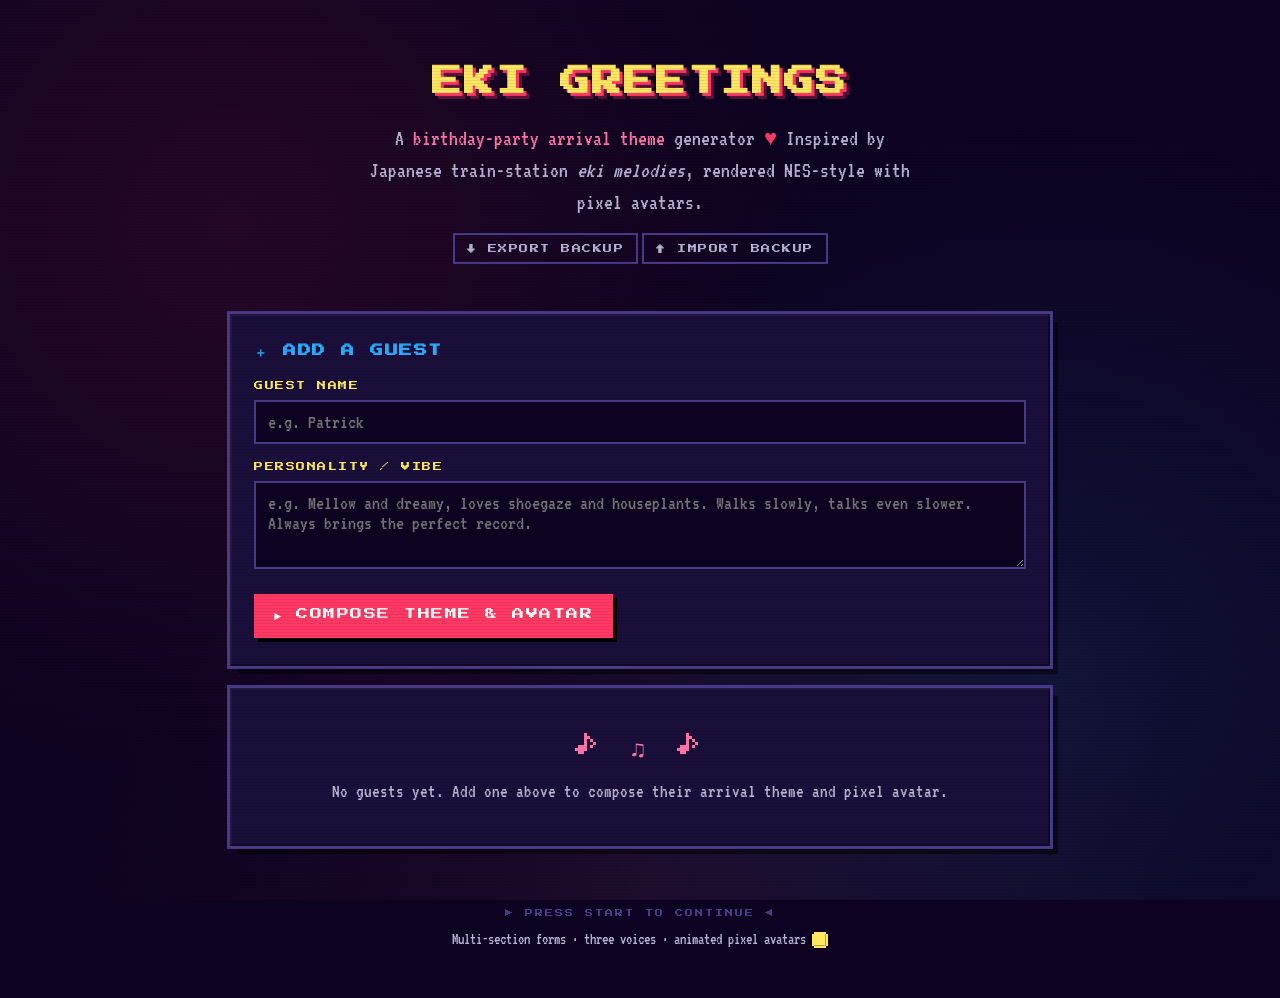
<file: archive/eki_greetings_v2.html>
<!DOCTYPE html>
<html lang="en">
<head>
<meta charset="UTF-8">
<meta name="viewport" content="width=device-width, initial-scale=1">
<title>EKI GREETINGS — Birthday Party Jingles</title>
<link rel="preconnect" href="https://fonts.googleapis.com">
<link rel="preconnect" href="https://fonts.gstatic.com" crossorigin>
<link href="https://fonts.googleapis.com/css2?family=Press+Start+2P&family=VT323&display=swap" rel="stylesheet">
<style>
:root {
  --bg-deep: #0d0221;
  --bg-card: #1a0f3a;
  --bg-card-light: #2a1959;
  --text: #fffefb;
  --text-dim: #b8b3d4;
  --accent-red: #ff3864;
  --accent-blue: #29adff;
  --accent-yellow: #fee761;
  --accent-green: #00e436;
  --accent-pink: #ff77a8;
  --accent-purple: #c77dff;
  --border: #4a3a8a;
}

* { box-sizing: border-box; margin: 0; padding: 0; }
html, body { background: var(--bg-deep); }

body {
  font-family: 'VT323', monospace;
  background: var(--bg-deep);
  background-image:
    radial-gradient(circle at 18% 25%, rgba(255, 56, 100, 0.10) 0%, transparent 45%),
    radial-gradient(circle at 82% 75%, rgba(41, 173, 255, 0.10) 0%, transparent 45%),
    radial-gradient(circle at 50% 100%, rgba(255, 119, 168, 0.07) 0%, transparent 50%);
  background-attachment: fixed;
  color: var(--text);
  min-height: 100vh;
  font-size: 20px;
  line-height: 1.45;
  padding: 28px 20px;
  position: relative;
  overflow-x: hidden;
}

body::before {
  content: '';
  position: fixed;
  inset: 0;
  background: repeating-linear-gradient(
    0deg,
    rgba(0, 0, 0, 0.07),
    rgba(0, 0, 0, 0.07) 1px,
    transparent 1px,
    transparent 3px
  );
  pointer-events: none;
  z-index: 1000;
}

.container { max-width: 820px; margin: 0 auto; position: relative; }

header { text-align: center; padding: 32px 8px 28px; }

h1 {
  font-family: 'Press Start 2P', monospace;
  font-size: 30px;
  color: var(--accent-yellow);
  text-shadow:
    3px 3px 0 var(--accent-red),
    6px 6px 0 rgba(255, 56, 100, 0.3);
  line-height: 1.5;
  margin-bottom: 18px;
  letter-spacing: 2px;
}

.subtitle {
  color: var(--text-dim);
  font-size: 22px;
  max-width: 560px;
  margin: 0 auto;
}

.subtitle .hl { color: var(--accent-pink); }

.heart { display: inline-block; animation: bounce 1.5s infinite; color: var(--accent-red); }
@keyframes bounce {
  0%, 100% { transform: translateY(0) scale(1); }
  50% { transform: translateY(-3px) scale(1.1); }
}

.backup-bar {
  display: flex;
  gap: 8px;
  justify-content: center;
  margin: 16px auto 24px;
  flex-wrap: wrap;
}

.pixel-card {
  background: var(--bg-card);
  padding: 28px 24px;
  margin-bottom: 22px;
  position: relative;
  box-shadow:
    0 0 0 3px var(--border),
    inset 2px 2px 0 0 rgba(255,255,255,0.04),
    inset -2px -2px 0 0 rgba(0,0,0,0.4),
    8px 8px 0 0 rgba(0,0,0,0.5);
}

.form-section h2 {
  font-family: 'Press Start 2P', monospace;
  font-size: 13px;
  color: var(--accent-blue);
  margin-bottom: 18px;
  letter-spacing: 1.5px;
}

label {
  display: block;
  font-family: 'Press Start 2P', monospace;
  font-size: 9px;
  color: var(--accent-yellow);
  margin: 16px 0 8px;
  letter-spacing: 1.5px;
}

.form-section > label:first-of-type { margin-top: 0; }

input[type="text"], textarea {
  width: 100%;
  background: var(--bg-deep);
  border: 2px solid var(--border);
  color: var(--text);
  font-family: 'VT323', monospace;
  font-size: 20px;
  padding: 10px 12px;
  outline: none;
  transition: border-color 0.15s, background 0.15s;
}

input[type="text"]:focus, textarea:focus {
  border-color: var(--accent-pink);
  background: #18093a;
}

textarea { min-height: 88px; resize: vertical; }

.btn {
  font-family: 'Press Start 2P', monospace;
  font-size: 12px;
  padding: 14px 20px;
  background: var(--accent-red);
  color: var(--text);
  border: none;
  cursor: pointer;
  letter-spacing: 1.5px;
  transition: transform 0.08s, box-shadow 0.08s;
  box-shadow: 4px 4px 0 #000;
  margin-top: 16px;
  text-transform: uppercase;
}

.btn:hover:not(:disabled) { transform: translate(-1px, -1px); box-shadow: 5px 5px 0 #000; }
.btn:active:not(:disabled) { transform: translate(2px, 2px); box-shadow: 2px 2px 0 #000; }
.btn:disabled { background: var(--border); cursor: wait; color: var(--text-dim); }

.btn-play { background: var(--accent-green); color: #000; }
.btn-secondary { background: var(--accent-blue); color: #000; }
.btn-tertiary { background: var(--accent-purple); color: #000; }
.btn-danger { background: var(--accent-red); }
.btn-ghost { background: transparent; box-shadow: 0 0 0 2px var(--border); color: var(--text-dim); }
.btn-ghost:hover:not(:disabled) { box-shadow: 0 0 0 2px var(--accent-pink); color: var(--accent-pink); transform: none; }
.btn-ghost:active:not(:disabled) { transform: none; box-shadow: 0 0 0 2px var(--accent-pink); }

.btn-small {
  font-size: 9px;
  padding: 9px 12px;
  margin-top: 0;
  box-shadow: 3px 3px 0 #000;
}
.btn-small:hover:not(:disabled) { transform: translate(-1px, -1px); box-shadow: 4px 4px 0 #000; }
.btn-small:active:not(:disabled) { transform: translate(1px, 1px); box-shadow: 2px 2px 0 #000; }
.btn-small.btn-ghost { box-shadow: 0 0 0 2px var(--border); }
.btn-small.btn-ghost:hover:not(:disabled) { box-shadow: 0 0 0 2px var(--accent-pink); }

.section-heading {
  font-family: 'Press Start 2P', monospace;
  font-size: 12px;
  color: var(--accent-pink);
  margin: 32px 0 18px;
  letter-spacing: 1.5px;
}

.guest-card {
  background: linear-gradient(135deg, var(--bg-card) 0%, var(--bg-card-light) 100%);
  padding: 22px;
  margin-bottom: 18px;
  display: flex;
  flex-direction: column;
  gap: 16px;
  position: relative;
  box-shadow:
    0 0 0 3px var(--border),
    inset 2px 2px 0 0 rgba(255,255,255,0.04),
    8px 8px 0 0 rgba(0,0,0,0.4);
  transition: box-shadow 0.2s;
}

.guest-card.playing { animation: glow-pulse 1.4s ease-in-out infinite; }

@keyframes glow-pulse {
  0%, 100% { box-shadow: 0 0 0 3px var(--accent-green), inset 2px 2px 0 0 rgba(255,255,255,0.04), 0 0 18px rgba(0, 228, 54, 0.35), 8px 8px 0 0 rgba(0,0,0,0.4); }
  50% { box-shadow: 0 0 0 3px var(--accent-green), inset 2px 2px 0 0 rgba(255,255,255,0.04), 0 0 32px rgba(0, 228, 54, 0.7), 8px 8px 0 0 rgba(0,0,0,0.4); }
}

.guest-header {
  display: flex;
  justify-content: space-between;
  align-items: flex-start;
  gap: 18px;
  flex-wrap: wrap;
}

.guest-left {
  display: flex;
  gap: 18px;
  align-items: flex-start;
  flex: 1;
  min-width: 0;
}

.guest-info { flex: 1; min-width: 0; }

.avatar-wrap {
  width: 96px;
  height: 96px;
  background: #000;
  border: 2px solid var(--border);
  position: relative;
  flex-shrink: 0;
  display: flex;
  align-items: center;
  justify-content: center;
  overflow: hidden;
}

.avatar-wrap canvas {
  width: 100%;
  height: 100%;
  image-rendering: pixelated;
  image-rendering: -moz-crisp-edges;
  image-rendering: crisp-edges;
}

.avatar-wrap.loading::after {
  content: '';
  position: absolute;
  inset: 0;
  background: linear-gradient(45deg, transparent 40%, rgba(0,228,54,0.3) 50%, transparent 60%);
  background-size: 200% 200%;
  animation: shimmer 1.4s linear infinite;
}

@keyframes shimmer {
  0% { background-position: 200% 200%; }
  100% { background-position: -100% -100%; }
}

.avatar-controls {
  display: flex;
  justify-content: space-between;
  align-items: center;
  gap: 4px;
  margin-top: 6px;
}

.avatar-controls button {
  background: transparent;
  color: var(--text-dim);
  border: 1px solid var(--border);
  padding: 1px 6px;
  font-family: 'Press Start 2P', monospace;
  font-size: 8px;
  cursor: pointer;
}

.avatar-controls button:hover:not(:disabled) { color: var(--accent-pink); border-color: var(--accent-pink); }
.avatar-controls button:disabled { opacity: 0.3; cursor: not-allowed; }
.avatar-controls span { font-family: 'Press Start 2P', monospace; font-size: 8px; color: var(--text-dim); }

.guest-name {
  font-family: 'Press Start 2P', monospace;
  font-size: 15px;
  color: var(--accent-yellow);
  margin-bottom: 6px;
  letter-spacing: 1px;
  word-break: break-word;
  line-height: 1.4;
}

.guest-theme { color: var(--accent-pink); font-size: 22px; font-style: italic; }
.guest-meta { color: var(--text-dim); font-size: 17px; margin-top: 4px; letter-spacing: 0.5px; }
.guest-desc { color: var(--text-dim); font-size: 17px; margin-top: 6px; font-style: italic; opacity: 0.75; }

.guest-actions { display: flex; gap: 8px; flex-shrink: 0; flex-wrap: wrap; }

.action-row {
  display: flex;
  justify-content: space-between;
  gap: 8px;
  flex-wrap: wrap;
  align-items: center;
}

.version-controls {
  display: flex;
  align-items: center;
  gap: 6px;
  font-family: 'Press Start 2P', monospace;
  font-size: 9px;
  color: var(--text-dim);
  letter-spacing: 1px;
}

.version-controls button {
  background: transparent;
  border: 2px solid var(--border);
  color: var(--text-dim);
  width: 24px;
  height: 24px;
  font-family: 'Press Start 2P', monospace;
  font-size: 10px;
  cursor: pointer;
  display: inline-flex;
  align-items: center;
  justify-content: center;
}

.version-controls button:hover:not(:disabled) { border-color: var(--accent-pink); color: var(--accent-pink); }
.version-controls button:disabled { opacity: 0.25; cursor: not-allowed; }

.piano-roll {
  background: #000;
  border: 2px solid var(--border);
  height: 96px;
  position: relative;
  overflow: hidden;
}

.note-block {
  position: absolute;
  border: 1px solid rgba(0,0,0,0.5);
  box-shadow: inset 0 0 0 1px rgba(255,255,255,0.15);
}

.note-block.lead    { background: var(--accent-green); }
.note-block.harmony { background: var(--accent-blue); }
.note-block.bass    { background: var(--accent-yellow); }

.section-marker {
  position: absolute;
  top: 0;
  bottom: 0;
  width: 1px;
  background: rgba(255,119,168,0.25);
  pointer-events: none;
}

.section-label {
  position: absolute;
  top: 2px;
  font-family: 'Press Start 2P', monospace;
  font-size: 7px;
  color: rgba(255,119,168,0.55);
  letter-spacing: 1px;
  pointer-events: none;
  padding-left: 3px;
}

.piano-roll-legend {
  position: absolute;
  bottom: 4px;
  right: 6px;
  font-size: 12px;
  color: var(--text-dim);
  display: flex;
  gap: 10px;
  pointer-events: none;
  font-family: 'VT323', monospace;
}
.piano-roll-legend span::before { content: '■ '; display: inline; }
.piano-roll-legend .lead-l { color: var(--accent-green); }
.piano-roll-legend .harm-l { color: var(--accent-blue); }
.piano-roll-legend .bass-l { color: var(--accent-yellow); }

.playhead {
  position: absolute;
  top: 0;
  bottom: 0;
  width: 2px;
  background: var(--accent-red);
  box-shadow: 0 0 6px var(--accent-red), 0 0 12px var(--accent-red);
  pointer-events: none;
  left: 0;
  display: none;
}
.playhead.active { display: block; }

.empty-state { text-align: center; padding: 40px 24px; color: var(--text-dim); }
.empty-state-icon { font-family: 'Press Start 2P', monospace; font-size: 24px; margin-bottom: 16px; color: var(--accent-pink); letter-spacing: 4px; }
.empty-state p { font-size: 19px; }

@keyframes dots {
  0%, 20% { content: '.'; }
  40% { content: '..'; }
  60%, 100% { content: '...'; }
}
.loading::after { content: '.'; animation: dots 1.2s infinite; }

.error {
  background: rgba(255, 56, 100, 0.18);
  border-left: 4px solid var(--accent-red);
  color: var(--accent-red);
  padding: 12px;
  margin-top: 14px;
  font-size: 18px;
}

.toast {
  position: fixed;
  bottom: 24px;
  left: 50%;
  transform: translateX(-50%);
  background: var(--accent-green);
  color: #000;
  font-family: 'Press Start 2P', monospace;
  font-size: 11px;
  padding: 14px 20px;
  z-index: 2000;
  letter-spacing: 1.5px;
  box-shadow: 4px 4px 0 #000;
  animation: toast-in 0.3s ease-out;
}

@keyframes toast-in {
  from { transform: translate(-50%, 40px); opacity: 0; }
  to { transform: translate(-50%, 0); opacity: 1; }
}

footer { text-align: center; color: var(--text-dim); font-size: 16px; padding: 40px 16px 20px; }
footer .tag { font-family: 'Press Start 2P', monospace; font-size: 8px; letter-spacing: 2px; color: var(--border); margin-bottom: 8px; }

.coin {
  display: inline-block;
  width: 12px;
  height: 12px;
  background: var(--accent-yellow);
  box-shadow:
    -2px 0 0 var(--accent-yellow),
    2px 0 0 var(--accent-yellow),
    0 -2px 0 var(--accent-yellow),
    0 2px 0 var(--accent-yellow),
    inset -1px -1px 0 rgba(0,0,0,0.3);
  margin: 0 2px;
  vertical-align: middle;
}

@media (max-width: 600px) {
  body { padding: 16px 12px; font-size: 18px; }
  h1 { font-size: 18px; letter-spacing: 1px; }
  .subtitle { font-size: 20px; }
  .pixel-card { padding: 20px 16px; }
  .guest-card { padding: 18px 14px; }
  .btn { font-size: 11px; padding: 12px 16px; }
  .btn-small { font-size: 9px; padding: 8px 10px; }
  .guest-name { font-size: 13px; }
  .guest-left { gap: 12px; }
  .avatar-wrap { width: 72px; height: 72px; }
  .guest-header { flex-direction: column; gap: 12px; }
  .guest-actions { width: 100%; }
  .action-row { flex-direction: column; align-items: stretch; }
  .action-row > div { display: flex; flex-wrap: wrap; gap: 8px; justify-content: flex-end; }
}
</style>
</head>
<body>

<div class="container">
  <header>
    <h1>EKI GREETINGS</h1>
    <p class="subtitle">A <span class="hl">birthday-party arrival theme</span> generator <span class="heart">♥</span> Inspired by Japanese train-station <em>eki melodies</em>, rendered NES-style with pixel avatars.</p>
    <div class="backup-bar">
      <button class="btn btn-ghost btn-small" id="export-btn">↓ EXPORT BACKUP</button>
      <button class="btn btn-ghost btn-small" id="import-btn">↑ IMPORT BACKUP</button>
      <input type="file" id="import-file" accept="application/json" style="display:none">
    </div>
  </header>

  <div class="pixel-card form-section">
    <h2>＋ ADD A GUEST</h2>
    <label for="guest-name">GUEST NAME</label>
    <input type="text" id="guest-name" placeholder="e.g. Patrick" maxlength="60" autocomplete="off">
    <label for="guest-desc">PERSONALITY / VIBE</label>
    <textarea id="guest-desc" placeholder="e.g. Mellow and dreamy, loves shoegaze and houseplants. Walks slowly, talks even slower. Always brings the perfect record." maxlength="500"></textarea>
    <button class="btn" id="generate-btn">► COMPOSE THEME &amp; AVATAR</button>
    <div id="form-error" class="error" style="display:none"></div>
  </div>

  <div id="guest-list"></div>

  <footer>
    <p class="tag">▶ PRESS START TO CONTINUE ◀</p>
    <p>Multi-section forms · three voices · animated pixel avatars <span class="coin"></span></p>
  </footer>
</div>

<script>
/* =================================================================
   CHIPTUNE SYNTHESIS — works on AudioContext OR OfflineAudioContext
   ================================================================= */
function makePulseWave(ctx, duty) {
  const n = 32;
  const real = new Float32Array(n);
  const imag = new Float32Array(n);
  for (let i = 1; i < n; i++) {
    imag[i] = (2 / (i * Math.PI)) * Math.sin(i * Math.PI * duty);
  }
  return ctx.createPeriodicWave(real, imag);
}

const NOTE_MAP = { C:0,'C#':1,Db:1,D:2,'D#':3,Eb:3,E:4,F:5,'F#':6,Gb:6,G:7,'G#':8,Ab:8,A:9,'A#':10,Bb:10,B:11 };

function noteToFreq(note) {
  if (!note || note === 'rest' || note === 'r') return 0;
  const m = String(note).match(/^([A-G][#b]?)(-?\d+)$/);
  if (!m) return 0;
  const semis = NOTE_MAP[m[1]] + (parseInt(m[2]) - 4) * 12;
  return 440 * Math.pow(2, (semis - 9) / 12);
}

function scheduleNote(ctx, dest, freq, startTime, duration, waveform, volume, periodicWaves) {
  if (freq === 0 || duration <= 0.01) return null;
  const osc = ctx.createOscillator();
  const gain = ctx.createGain();
  if (waveform === 'pulse50') osc.setPeriodicWave(periodicWaves.p50);
  else if (waveform === 'pulse25') osc.setPeriodicWave(periodicWaves.p25);
  else osc.type = waveform;
  osc.frequency.setValueAtTime(freq, startTime);
  const attack = 0.003;
  const decay = 0.04;
  const sustain = volume * 0.72;
  const release = Math.min(0.08, duration * 0.3);
  const sustainEnd = Math.max(startTime + attack + decay, startTime + duration - release);
  gain.gain.setValueAtTime(0, startTime);
  gain.gain.linearRampToValueAtTime(volume, startTime + attack);
  gain.gain.linearRampToValueAtTime(sustain, startTime + attack + decay);
  gain.gain.setValueAtTime(sustain, sustainEnd);
  gain.gain.linearRampToValueAtTime(0, startTime + duration);
  osc.connect(gain);
  gain.connect(dest);
  osc.start(startTime);
  osc.stop(startTime + duration + 0.02);
  return osc;
}

function scheduleJingle(ctx, dest, jingle, startTime, periodicWaves) {
  const beat = 60 / (jingle.tempo || 140);
  const oscs = [];
  let totalDur = 0;

  const playTrack = (track, waveform, volume) => {
    if (!Array.isArray(track)) return;
    let t = 0;
    for (const ev of track) {
      if (!Array.isArray(ev) || ev.length < 2) continue;
      const [note, beats] = ev;
      const dur = (Number(beats) || 0) * beat;
      const freq = noteToFreq(note);
      const osc = scheduleNote(ctx, dest, freq, startTime + t, dur * 0.94, waveform, volume, periodicWaves);
      if (osc) oscs.push(osc);
      t += dur;
    }
    if (t > totalDur) totalDur = t;
  };

  playTrack(jingle.lead,    'pulse50',  0.13);
  playTrack(jingle.harmony, 'pulse25',  0.085);
  playTrack(jingle.bass,    'triangle', 0.22);

  return { oscs, totalDur };
}

class LiveSynth {
  constructor() {
    this.ctx = null;
    this.activeOscs = [];
    this.currentId = null;
    this.onStart = null;
    this.onEnd = null;
    this._endTimer = null;
  }

  init() {
    if (!this.ctx) {
      this.ctx = new (window.AudioContext || window.webkitAudioContext)();
      this.master = this.ctx.createGain();
      this.master.gain.value = 0.65;
      this.master.connect(this.ctx.destination);
      this.pw = { p50: makePulseWave(this.ctx, 0.50), p25: makePulseWave(this.ctx, 0.25) };
    }
    if (this.ctx.state === 'suspended') this.ctx.resume();
  }

  stop() {
    this.activeOscs.forEach(n => { try { n.stop(); } catch(e) {} });
    this.activeOscs = [];
    if (this._endTimer) { clearTimeout(this._endTimer); this._endTimer = null; }
    if (this.currentId && this.onEnd) this.onEnd(this.currentId);
    this.currentId = null;
  }

  play(jingle, id) {
    this.init();
    this.stop();
    const startTime = this.ctx.currentTime + 0.06;
    const { oscs, totalDur } = scheduleJingle(this.ctx, this.master, jingle, startTime, this.pw);
    this.activeOscs = oscs;
    this.currentId = id;
    if (this.onStart) this.onStart(id, totalDur);
    this._endTimer = setTimeout(() => {
      if (this.onEnd) this.onEnd(id);
      this.currentId = null;
    }, (totalDur + 0.25) * 1000);
  }
}

const synth = new LiveSynth();

/* =================================================================
   WAV RENDERING via OfflineAudioContext
   ================================================================= */
async function renderJingleToWav(jingle) {
  const sampleRate = 44100;
  const beat = 60 / (jingle.tempo || 140);
  const trackLens = ['lead', 'harmony', 'bass']
    .map(t => (jingle[t] || []).reduce((s, ev) => s + (Number(ev[1]) || 0), 0));
  const totalBeats = Math.max(...trackLens, 1);
  const durationSec = totalBeats * beat + 0.6;
  const offline = new OfflineAudioContext(2, Math.ceil(durationSec * sampleRate), sampleRate);
  const master = offline.createGain();
  master.gain.value = 0.65;
  master.connect(offline.destination);
  const pw = { p50: makePulseWave(offline, 0.50), p25: makePulseWave(offline, 0.25) };
  scheduleJingle(offline, master, jingle, 0.05, pw);
  const buffer = await offline.startRendering();
  return audioBufferToWavBlob(buffer);
}

function audioBufferToWavBlob(buffer) {
  const numChannels = buffer.numberOfChannels;
  const sampleRate = buffer.sampleRate;
  const samples = buffer.length;
  const bytesPerSample = 2;
  const dataLength = samples * numChannels * bytesPerSample;
  const ab = new ArrayBuffer(44 + dataLength);
  const view = new DataView(ab);

  const writeString = (offset, str) => {
    for (let i = 0; i < str.length; i++) view.setUint8(offset + i, str.charCodeAt(i));
  };
  writeString(0, 'RIFF');
  view.setUint32(4, 36 + dataLength, true);
  writeString(8, 'WAVE');
  writeString(12, 'fmt ');
  view.setUint32(16, 16, true);
  view.setUint16(20, 1, true);
  view.setUint16(22, numChannels, true);
  view.setUint32(24, sampleRate, true);
  view.setUint32(28, sampleRate * numChannels * bytesPerSample, true);
  view.setUint16(32, numChannels * bytesPerSample, true);
  view.setUint16(34, 16, true);
  writeString(36, 'data');
  view.setUint32(40, dataLength, true);

  const channels = [];
  for (let c = 0; c < numChannels; c++) channels.push(buffer.getChannelData(c));
  let offset = 44;
  for (let i = 0; i < samples; i++) {
    for (let c = 0; c < numChannels; c++) {
      let s = Math.max(-1, Math.min(1, channels[c][i]));
      view.setInt16(offset, s < 0 ? s * 0x8000 : s * 0x7FFF, true);
      offset += 2;
    }
  }
  return new Blob([ab], { type: 'audio/wav' });
}

/* =================================================================
   STORAGE (v1 schema preserved, migrates on read — same key)
   ================================================================= */
const STORAGE_KEY = 'eki_guests_v1';
let guests = [];

function migrateGuest(g) {
  if (g.jingles && Array.isArray(g.jingles)) {
    return {
      id: g.id,
      name: g.name,
      description: g.description,
      jingles: g.jingles,
      currentJingleIndex: Math.min(g.currentJingleIndex || 0, g.jingles.length - 1),
      avatars: Array.isArray(g.avatars) ? g.avatars : [],
      currentAvatarIndex: g.currentAvatarIndex || 0
    };
  }
  // Old schema { jingle: {...} } — convert to versions array, preserving data
  const jingles = g.jingle ? [{ ...g.jingle, createdAt: Date.now() }] : [];
  return {
    id: g.id,
    name: g.name,
    description: g.description,
    jingles,
    currentJingleIndex: 0,
    avatars: [],
    currentAvatarIndex: 0
  };
}

async function loadGuests() {
  try {
    const r = await window.storage.get(STORAGE_KEY);
    if (r && r.value) {
      const raw = JSON.parse(r.value);
      const needsMigration = raw.some(g => !g.jingles);
      guests = raw.map(migrateGuest);
      if (needsMigration) await saveGuests();
    }
  } catch (e) {
    guests = [];
  }
  render();
}

async function saveGuests() {
  try {
    await window.storage.set(STORAGE_KEY, JSON.stringify(guests));
  } catch (e) {
    console.error('Save failed', e);
  }
}

/* =================================================================
   API: JINGLE GENERATION (longer, with musical form)
   ================================================================= */
async function generateJingle(name, description) {
  const system = `You are composing extended 8-bit chiptune themes in the style of Japanese train-station "eki melodies" combined with NES-era game music. You compose a personalized arrival theme for a party guest with proper musical form.

THREE TRACKS:
- LEAD: square-wave melody, primary thematic content (range C4–C6)
- HARMONY: counter-line, parallel intervals, or sparse harmony (range C4–B5). MAY be [] for sections where unison fits.
- BASS: triangle-wave bass, mostly roots and fifths with passing tones (range C2–C4)

FORM & LENGTH:
- Total: 32–56 beats (~14–24 seconds at typical tempos)
- Tempo 110–170 BPM, 4/4 time
- Use a clear multi-section form. Good choices:
  * AABA (jazz standard — A, A, contrasting B "bridge", A reprise)
  * ABA' (classical — theme, contrast, varied return)
  * ABCA (theme, departure, development, return)
- Each section 8–14 beats
- Sections must be musically distinct — change at least 2 of: mode, register, rhythmic density, melodic contour, voice texture

MOTIVIC DEVELOPMENT (crucial — this is what makes it memorable):
- Build the A section from 1–2 short motifs (3–5 notes each)
- In B/C sections or development, TRANSFORM the motifs: transpose, invert, fragment, augment (slow down), diminute (speed up), ornament, sequence
- Reprise should clearly recall A — exact, varied, or ornamented
- End with V→I or IV→I cadence; melody resolves to scale degree 1 (or 3/5 for an open feel)

TEXTURE / ORCHESTRATION across sections:
- Vary which voice carries the lead melody (voice exchange) — e.g., harmony takes the melody in B
- Harmony can drop out for thinner texture
- Bass might walk under busy lead, or hold a pedal point
- Use rhythmic variety: mix sixteenths, eighths, quarters, dotted values, occasional triplets via close eighths

CHOICES INSPIRED BY THE GUEST:
- Energy → tempo
- Warmth/mood → mode (major, natural/harmonic minor, dorian, mixolydian, lydian, phrygian)
- Pace → rhythmic density
- Vibe → melodic contour and intervallic character

Return ONLY valid JSON. No markdown, no commentary. Exact shape:
{
  "title": "short evocative theme name (2-5 words)",
  "tempo": 140,
  "key": "C major",
  "mood": "one word",
  "form": "AABA",
  "sections": [{"label":"A","start":0,"length":8},{"label":"A","start":8,"length":8},{"label":"B","start":16,"length":8},{"label":"A","start":24,"length":8}],
  "lead": [["C5", 0.5], ...],
  "harmony": [["E5", 0.5], ...],
  "bass": [["C3", 1], ...]
}

Note format: pitch with octave like "C4", "F#5", "Bb3", or literal "rest". Durations in beats: 1=quarter, 0.5=eighth, 0.25=sixteenth, 1.5=dotted quarter, 2=half. Track totals should align (they play simultaneously).`;

  const user = `Compose an arrival theme for this guest:

NAME: ${name}
DESCRIPTION: ${description}

Translate their personality into musical choices, then construct a piece with clear sections and motivic development so the piece feels composed, not just strung together. Make it instantly memorable.`;

  const response = await fetch("https://api.anthropic.com/v1/messages", {
    method: "POST",
    headers: { "Content-Type": "application/json" },
    body: JSON.stringify({
      model: "claude-sonnet-4-20250514",
      max_tokens: 4000,
      system,
      messages: [{ role: "user", content: user }]
    })
  });

  if (!response.ok) {
    const errText = await response.text().catch(() => '');
    throw new Error(`API ${response.status}: ${errText.slice(0,120)}`);
  }

  const data = await response.json();
  const text = (data.content || [])
    .filter(b => b.type === 'text')
    .map(b => b.text || '')
    .join('').trim();

  let cleaned = text.replace(/^```json\s*/i, '').replace(/^```\s*/, '').replace(/```\s*$/, '').trim();
  let jingle;
  try {
    jingle = JSON.parse(cleaned);
  } catch (e) {
    const m = cleaned.match(/\{[\s\S]*\}/);
    if (!m) throw new Error('Could not parse jingle JSON');
    jingle = JSON.parse(m[0]);
  }

  if (!Array.isArray(jingle.lead) || jingle.lead.length === 0) throw new Error('Jingle missing lead melody');
  jingle.harmony = Array.isArray(jingle.harmony) ? jingle.harmony : [];
  jingle.bass    = Array.isArray(jingle.bass) ? jingle.bass : [];
  jingle.tempo   = Number(jingle.tempo) || 140;
  jingle.title   = String(jingle.title || 'untitled theme');
  jingle.key     = String(jingle.key   || '');
  jingle.mood    = String(jingle.mood  || '');
  jingle.form    = String(jingle.form  || '');
  jingle.sections = Array.isArray(jingle.sections) ? jingle.sections : [];
  jingle.createdAt = Date.now();
  return jingle;
}

/* =================================================================
   API: AVATAR GENERATION (24x24 pixel sprite, 2-frame loop)
   ================================================================= */
async function generateAvatar(name, description) {
  const system = `You design 16-bit style pixel art character avatars for a party "select character" screen. The avatar should reflect the guest's personality. Output as a hex-indexed palette + frame data.

OUTPUT FORMAT — 24x24 pixel sprite, 2 frames for subtle idle animation:
- Palette: array of 4–12 colors. Index 0 must be "transparent". Indices 1–15 are hex colors like "#ff3864".
- Each frame is exactly 24 rows, each row exactly 24 characters.
- Each character is a single hex digit (0-9, a-f) representing the palette index.

Return ONLY valid JSON in this shape:
{
  "palette": ["transparent", "#1d2b53", "#ff004d", "#fee761", "#00e436", "#7e2553", "#ffccaa", "#ffffff"],
  "frames": [
    ["000000000000000000000000", "000000111111110000000000", ...24 rows total...],
    ["000000000000000000000000", ...24 rows for frame 2...]
  ],
  "fps": 3
}

DESIGN RULES:
- Use a clear pixel-art silhouette. Center the figure horizontally; place head in upper third, body below.
- 16-bit style: chunky shapes, 1-pixel shading/outlines, but NOT single-pixel noise.
- Frame 2 differs subtly from frame 1 to suggest idle motion: head tilt, eye blink, hair sway, breathing bob, hand wave, twinkling accessory. NOT a totally different pose.
- The character can be human, animal, robot, monster, anthropomorphic object, abstract creature — whatever fits the personality.
- Use a 1-pixel outline (usually the darkest palette color) so the silhouette reads clearly against the black background.
- Background pixels are index 0 (transparent).

EXAMPLE STYLE (format reminder):
A row like "00000111111100000000" means: 5 transparent, 7 pixels of palette index 1, then transparent.
A row like "001112222221110000" means: 2 transparent, 3 of color 1, 6 of color 2, 3 of color 1, etc.

Design an avatar for this guest:

NAME: ${name}
DESCRIPTION: ${description}

Capture their essence as a chunky, charming 16-bit character. Think Mega Man, EarthBound, or Final Fantasy IV portrait energy.`;

  const user = `Design the pixel avatar for: ${name}\n\nPersonality: ${description}`;

  const response = await fetch("https://api.anthropic.com/v1/messages", {
    method: "POST",
    headers: { "Content-Type": "application/json" },
    body: JSON.stringify({
      model: "claude-sonnet-4-20250514",
      max_tokens: 4000,
      system,
      messages: [{ role: "user", content: user }]
    })
  });

  if (!response.ok) {
    const errText = await response.text().catch(() => '');
    throw new Error(`Avatar API ${response.status}: ${errText.slice(0,120)}`);
  }

  const data = await response.json();
  const text = (data.content || [])
    .filter(b => b.type === 'text')
    .map(b => b.text || '')
    .join('').trim();

  let cleaned = text.replace(/^```json\s*/i, '').replace(/^```\s*/, '').replace(/```\s*$/, '').trim();
  let avatar;
  try { avatar = JSON.parse(cleaned); }
  catch (e) {
    const m = cleaned.match(/\{[\s\S]*\}/);
    if (!m) throw new Error('Could not parse avatar JSON');
    avatar = JSON.parse(m[0]);
  }

  if (!Array.isArray(avatar.palette)) throw new Error('Avatar missing palette');
  if (!Array.isArray(avatar.frames) || avatar.frames.length === 0) throw new Error('Avatar missing frames');

  // Normalize: pad/truncate each row to 24 chars, ensure 24 rows per frame
  avatar.frames = avatar.frames.map(frame => {
    if (!Array.isArray(frame)) return Array(24).fill('000000000000000000000000');
    const rows = frame.slice(0, 24).map(r => {
      const str = String(r).toLowerCase();
      return (str + '000000000000000000000000').slice(0, 24);
    });
    while (rows.length < 24) rows.push('000000000000000000000000');
    return rows;
  });
  avatar.fps = Number(avatar.fps) || 3;
  avatar.width = 24;
  avatar.height = 24;
  avatar.createdAt = Date.now();
  return avatar;
}

/* =================================================================
   AVATAR RENDERING (canvas with animated frames)
   ================================================================= */
const avatarAnimations = new Map();

function renderAvatar(canvas, avatar) {
  if (!avatar) return;
  const ctx = canvas.getContext('2d');
  ctx.imageSmoothingEnabled = false;
  const W = avatar.width || 24, H = avatar.height || 24;
  canvas.width = W;
  canvas.height = H;

  const drawFrame = (frameIdx) => {
    ctx.clearRect(0, 0, W, H);
    const frame = avatar.frames[frameIdx % avatar.frames.length];
    if (!frame) return;
    for (let y = 0; y < H; y++) {
      const row = frame[y] || '';
      for (let x = 0; x < W; x++) {
        const ch = row[x];
        if (!ch || ch === '0') continue;
        const idx = parseInt(ch, 16);
        if (isNaN(idx)) continue;
        const color = avatar.palette[idx];
        if (!color || color === 'transparent') continue;
        ctx.fillStyle = color;
        ctx.fillRect(x, y, 1, 1);
      }
    }
  };

  const existing = avatarAnimations.get(canvas);
  if (existing) cancelAnimationFrame(existing.raf);

  if (avatar.frames.length === 1) {
    drawFrame(0);
    return;
  }

  const fps = Math.max(1, Math.min(12, avatar.fps || 3));
  const frameDur = 1000 / fps;
  let lastSwitch = performance.now();
  let frameIdx = 0;
  drawFrame(0);

  const tick = (now) => {
    if (now - lastSwitch >= frameDur) {
      frameIdx = (frameIdx + 1) % avatar.frames.length;
      drawFrame(frameIdx);
      lastSwitch = now;
    }
    const raf = requestAnimationFrame(tick);
    avatarAnimations.set(canvas, { raf, frameIdx });
  };
  const raf = requestAnimationFrame(tick);
  avatarAnimations.set(canvas, { raf, frameIdx });
}

function mountAvatars() {
  document.querySelectorAll('canvas[data-avatar-guest]').forEach(c => {
    const guestId = c.dataset.avatarGuest;
    const guest = guests.find(g => g.id === guestId);
    if (!guest || !guest.avatars[guest.currentAvatarIndex]) return;
    renderAvatar(c, guest.avatars[guest.currentAvatarIndex]);
  });
}

/* =================================================================
   PIANO-ROLL RENDERING (with section markers)
   ================================================================= */
function renderPianoRoll(jingle) {
  const tempo = jingle.tempo || 140;
  const beat = 60 / tempo;
  const trackLens = ['lead', 'harmony', 'bass']
    .map(t => (jingle[t] || []).reduce((s, ev) => s + (Number(ev[1]) || 0), 0));
  const totalBeats = Math.max(...trackLens, 1);

  const events = [];
  ['lead', 'harmony', 'bass'].forEach(tname => {
    let t = 0;
    (jingle[tname] || []).forEach(ev => {
      if (!Array.isArray(ev)) return;
      const [note, beats] = ev;
      const d = Number(beats) || 0;
      if (note && note !== 'rest') {
        const m = String(note).match(/^([A-G][#b]?)(-?\d+)$/);
        if (m) {
          const midi = NOTE_MAP[m[1]] + (parseInt(m[2]) + 1) * 12;
          events.push({ track: tname, t, d, midi });
        }
      }
      t += d;
    });
  });

  if (events.length === 0) return '<div class="piano-roll"><div class="playhead" data-duration="0"></div></div>';

  const midis = events.map(e => e.midi);
  const minMidi = Math.min(...midis) - 1;
  const maxMidi = Math.max(...midis) + 1;
  const range = Math.max(maxMidi - minMidi, 8);
  const innerH = 88;
  const noteH = Math.max(3, Math.floor(innerH / range));

  let html = '<div class="piano-roll">';

  if (Array.isArray(jingle.sections) && jingle.sections.length > 0) {
    jingle.sections.forEach((sec, i) => {
      const start = Number(sec.start) || 0;
      const left = (start / totalBeats) * 100;
      if (i > 0) html += `<div class="section-marker" style="left:${left}%"></div>`;
      html += `<div class="section-label" style="left:${left}%">${escapeHtml(sec.label || '')}</div>`;
    });
  }

  events.forEach(e => {
    const left  = (e.t / totalBeats) * 100;
    const width = Math.max((e.d / totalBeats) * 100 - 0.3, 0.5);
    const top   = ((maxMidi - e.midi) / range) * innerH + 4;
    html += `<div class="note-block ${e.track}" style="left:${left}%;width:${width}%;top:${top}px;height:${noteH}px"></div>`;
  });

  html += `<div class="piano-roll-legend"><span class="lead-l">LEAD</span><span class="harm-l">HARM</span><span class="bass-l">BASS</span></div>`;
  html += `<div class="playhead" data-duration="${totalBeats * beat}"></div></div>`;
  return html;
}

/* =================================================================
   UI RENDERING
   ================================================================= */
function escapeHtml(s) {
  const d = document.createElement('div');
  d.textContent = s == null ? '' : String(s);
  return d.innerHTML;
}

function render() {
  avatarAnimations.forEach(a => cancelAnimationFrame(a.raf));
  avatarAnimations.clear();

  const listEl = document.getElementById('guest-list');
  if (guests.length === 0) {
    listEl.innerHTML = `
      <div class="pixel-card empty-state">
        <div class="empty-state-icon">♪ ♫ ♪</div>
        <p>No guests yet. Add one above to compose their arrival theme and pixel avatar.</p>
      </div>
    `;
    return;
  }

  listEl.innerHTML =
    `<h2 class="section-heading">★ GUEST LIST (${guests.length})</h2>` +
    guests.map(g => renderGuestCard(g)).join('');

  mountAvatars();
}

function renderGuestCard(g) {
  const jingle = g.jingles[g.currentJingleIndex];
  const avatar = g.avatars[g.currentAvatarIndex];
  const jCount = g.jingles.length;
  const aCount = g.avatars.length;

  const avatarInner = avatar
    ? `<canvas data-avatar-guest="${g.id}"></canvas>`
    : `<div style="color:var(--text-dim);font-family:'Press Start 2P';font-size:8px;text-align:center;line-height:1.5">NO<br>AVATAR<br>YET</div>`;

  return `
    <div class="guest-card" data-id="${g.id}">
      <div class="guest-header">
        <div class="guest-left">
          <div style="display:flex;flex-direction:column;gap:0">
            <div class="avatar-wrap" id="avatar-wrap-${g.id}">
              ${avatarInner}
            </div>
            ${aCount > 1 ? `
              <div class="avatar-controls">
                <button data-act="prevAvatar" data-id="${g.id}" ${g.currentAvatarIndex === 0 ? 'disabled' : ''}>◀</button>
                <span>${g.currentAvatarIndex + 1}/${aCount}</span>
                <button data-act="nextAvatar" data-id="${g.id}" ${g.currentAvatarIndex >= aCount - 1 ? 'disabled' : ''}>▶</button>
              </div>
            ` : ''}
          </div>
          <div class="guest-info">
            <div class="guest-name">${escapeHtml(g.name)}</div>
            <div class="guest-theme">"${escapeHtml(jingle.title)}"</div>
            <div class="guest-meta">${escapeHtml(jingle.key)} · ${escapeHtml(jingle.mood)} · ${jingle.tempo} BPM${jingle.form ? ' · ' + escapeHtml(jingle.form) : ''}</div>
            ${g.description ? `<div class="guest-desc">${escapeHtml(g.description)}</div>` : ''}
          </div>
        </div>
        <div class="guest-actions">
          <button class="btn btn-play btn-small" data-act="play" data-id="${g.id}">▶ PLAY</button>
        </div>
      </div>

      ${renderPianoRoll(jingle)}

      <div class="action-row">
        <div class="version-controls">
          <button data-act="prevJingle" data-id="${g.id}" ${g.currentJingleIndex === 0 ? 'disabled' : ''}>◀</button>
          <span>JINGLE ${g.currentJingleIndex + 1} / ${jCount}</span>
          <button data-act="nextJingle" data-id="${g.id}" ${g.currentJingleIndex >= jCount - 1 ? 'disabled' : ''}>▶</button>
        </div>
        <div style="display:flex;gap:8px;flex-wrap:wrap">
          <button class="btn btn-secondary btn-small" data-act="rerollJingle" data-id="${g.id}">↻ NEW JINGLE</button>
          <button class="btn btn-tertiary btn-small" data-act="rerollAvatar" data-id="${g.id}">↻ NEW AVATAR</button>
          <button class="btn btn-ghost btn-small" data-act="downloadWav" data-id="${g.id}">↓ WAV</button>
          <button class="btn btn-danger btn-small" data-act="delete" data-id="${g.id}">✕</button>
        </div>
      </div>
    </div>
  `;
}

/* =================================================================
   HANDLERS
   ================================================================= */
function showError(msg) {
  const el = document.getElementById('form-error');
  el.textContent = msg;
  el.style.display = 'block';
}
function hideError() { document.getElementById('form-error').style.display = 'none'; }

function toast(msg, color) {
  const t = document.createElement('div');
  t.className = 'toast';
  t.textContent = msg;
  if (color) t.style.background = color;
  document.body.appendChild(t);
  setTimeout(() => t.remove(), 2400);
}

async function handleGenerate() {
  const nameEl = document.getElementById('guest-name');
  const descEl = document.getElementById('guest-desc');
  const btn = document.getElementById('generate-btn');
  hideError();

  const name = nameEl.value.trim();
  const description = descEl.value.trim();
  if (!name) return showError('Please enter a name.');
  if (!description) return showError('Describe their vibe — even a sentence works.');

  synth.init();
  btn.disabled = true;
  btn.innerHTML = 'COMPOSING<span class="loading"></span>';

  const [jingleResult, avatarResult] = await Promise.allSettled([
    generateJingle(name, description),
    generateAvatar(name, description)
  ]);

  if (jingleResult.status === 'rejected') {
    btn.disabled = false;
    btn.textContent = '► COMPOSE THEME & AVATAR';
    return showError(`Couldn't compose jingle: ${jingleResult.reason?.message || 'unknown'}`);
  }

  const guest = {
    id: Date.now().toString(36) + Math.random().toString(36).slice(2,6),
    name,
    description,
    jingles: [jingleResult.value],
    currentJingleIndex: 0,
    avatars: avatarResult.status === 'fulfilled' ? [avatarResult.value] : [],
    currentAvatarIndex: 0
  };
  guests.unshift(guest);
  await saveGuests();

  if (avatarResult.status === 'rejected') {
    showError(`Jingle saved, but avatar failed: ${avatarResult.reason?.message || 'unknown'}. Try "↻ NEW AVATAR".`);
  } else {
    nameEl.value = '';
    descEl.value = '';
  }

  render();
  btn.disabled = false;
  btn.textContent = '► COMPOSE THEME & AVATAR';

  setTimeout(() => synth.play(jingleResult.value, guest.id), 200);
}

async function handleRerollJingle(id) {
  const guest = guests.find(g => g.id === id);
  if (!guest) return;
  const card = document.querySelector(`.guest-card[data-id="${id}"]`);
  const btn = card?.querySelector('[data-act="rerollJingle"]');
  if (btn) { btn.disabled = true; btn.innerHTML = 'REROLLING<span class="loading"></span>'; }

  try {
    const jingle = await generateJingle(guest.name, guest.description);
    guest.jingles.push(jingle);
    guest.currentJingleIndex = guest.jingles.length - 1;
    await saveGuests();
    render();
    setTimeout(() => synth.play(jingle, id), 150);
  } catch (e) {
    showError(`Reroll failed: ${e.message}`);
    if (btn) { btn.disabled = false; btn.innerHTML = '↻ NEW JINGLE'; }
  }
}

async function handleRerollAvatar(id) {
  const guest = guests.find(g => g.id === id);
  if (!guest) return;
  const card = document.querySelector(`.guest-card[data-id="${id}"]`);
  const wrap = card?.querySelector('.avatar-wrap');
  const btn = card?.querySelector('[data-act="rerollAvatar"]');
  if (wrap) wrap.classList.add('loading');
  if (btn) { btn.disabled = true; btn.innerHTML = 'PIXELING<span class="loading"></span>'; }

  try {
    const avatar = await generateAvatar(guest.name, guest.description);
    guest.avatars.push(avatar);
    guest.currentAvatarIndex = guest.avatars.length - 1;
    await saveGuests();
    render();
  } catch (e) {
    showError(`Avatar reroll failed: ${e.message}`);
    if (wrap) wrap.classList.remove('loading');
    if (btn) { btn.disabled = false; btn.innerHTML = '↻ NEW AVATAR'; }
  }
}

async function handleDelete(id) {
  if (synth.currentId === id) synth.stop();
  guests = guests.filter(g => g.id !== id);
  await saveGuests();
  render();
}

function handlePrevJingle(id) {
  const g = guests.find(g => g.id === id);
  if (g && g.currentJingleIndex > 0) { g.currentJingleIndex--; saveGuests(); render(); }
}
function handleNextJingle(id) {
  const g = guests.find(g => g.id === id);
  if (g && g.currentJingleIndex < g.jingles.length - 1) { g.currentJingleIndex++; saveGuests(); render(); }
}
function handlePrevAvatar(id) {
  const g = guests.find(g => g.id === id);
  if (g && g.currentAvatarIndex > 0) { g.currentAvatarIndex--; saveGuests(); render(); }
}
function handleNextAvatar(id) {
  const g = guests.find(g => g.id === id);
  if (g && g.currentAvatarIndex < g.avatars.length - 1) { g.currentAvatarIndex++; saveGuests(); render(); }
}

function sanitizeFilename(s) {
  return String(s).replace(/[^a-z0-9 _-]/gi, '').replace(/\s+/g, '_').slice(0, 60) || 'untitled';
}

function triggerDownload(blob, filename) {
  const url = URL.createObjectURL(blob);
  const a = document.createElement('a');
  a.href = url;
  a.download = filename;
  document.body.appendChild(a);
  a.click();
  setTimeout(() => { document.body.removeChild(a); URL.revokeObjectURL(url); }, 100);
}

async function handleDownloadWav(id) {
  const guest = guests.find(g => g.id === id);
  if (!guest) return;
  const jingle = guest.jingles[guest.currentJingleIndex];
  const btn = document.querySelector(`.guest-card[data-id="${id}"] [data-act="downloadWav"]`);
  if (btn) { btn.disabled = true; btn.innerHTML = 'RENDERING<span class="loading"></span>'; }
  try {
    const blob = await renderJingleToWav(jingle);
    const fname = `${sanitizeFilename(guest.name)}-${sanitizeFilename(jingle.title)}.wav`;
    triggerDownload(blob, fname);
    toast('WAV DOWNLOADED ♪');
  } catch (e) {
    showError(`WAV render failed: ${e.message}`);
  } finally {
    if (btn) { btn.disabled = false; btn.innerHTML = '↓ WAV'; }
  }
}

function handleExportBackup() {
  const payload = {
    type: 'eki_greetings_backup',
    version: 2,
    exportedAt: new Date().toISOString(),
    guests
  };
  const blob = new Blob([JSON.stringify(payload, null, 2)], { type: 'application/json' });
  const stamp = new Date().toISOString().replace(/[:.]/g, '-').slice(0, 19);
  triggerDownload(blob, `eki-greetings-backup-${stamp}.json`);
  toast(`BACKUP SAVED (${guests.length} GUESTS) ♪`);
}

function handleImportClick() {
  document.getElementById('import-file').click();
}

async function handleImportFile(e) {
  const file = e.target.files[0];
  if (!file) return;
  try {
    const text = await file.text();
    const data = JSON.parse(text);
    if (!data || !Array.isArray(data.guests)) throw new Error('Invalid backup file');

    const incoming = data.guests.map(migrateGuest);
    if (guests.length === 0) {
      guests = incoming;
    } else {
      const map = new Map(guests.map(g => [g.id, g]));
      incoming.forEach(g => map.set(g.id, g));
      guests = Array.from(map.values());
    }
    await saveGuests();
    render();
    toast(`IMPORTED ${incoming.length} GUESTS ♪`);
  } catch (err) {
    showError(`Import failed: ${err.message}`);
  } finally {
    e.target.value = '';
  }
}

/* =================================================================
   PLAYHEAD ANIMATION
   ================================================================= */
let playheadAnim = null;
function setPlayingCard(id, isPlaying) {
  document.querySelectorAll('.guest-card.playing').forEach(c => c.classList.remove('playing'));
  document.querySelectorAll('.playhead.active').forEach(p => { p.classList.remove('active'); p.style.left = '0%'; });
  if (playheadAnim) { cancelAnimationFrame(playheadAnim); playheadAnim = null; }
  if (!isPlaying) return;

  const card = document.querySelector(`.guest-card[data-id="${id}"]`);
  if (!card) return;
  card.classList.add('playing');
  const playhead = card.querySelector('.playhead');
  if (!playhead) return;
  const duration = parseFloat(playhead.dataset.duration) * 1000;
  if (!duration || duration <= 0) return;

  playhead.classList.add('active');
  const startedAt = performance.now();
  const tick = (now) => {
    const elapsed = now - startedAt;
    const pct = Math.min(elapsed / duration, 1) * 100;
    playhead.style.left = pct + '%';
    if (elapsed < duration) playheadAnim = requestAnimationFrame(tick);
  };
  playheadAnim = requestAnimationFrame(tick);
}

synth.onStart = (id) => setPlayingCard(id, true);
synth.onEnd   = (id) => setPlayingCard(id, false);

/* =================================================================
   WIRE UP
   ================================================================= */
document.getElementById('generate-btn').addEventListener('click', handleGenerate);
document.getElementById('export-btn').addEventListener('click', handleExportBackup);
document.getElementById('import-btn').addEventListener('click', handleImportClick);
document.getElementById('import-file').addEventListener('change', handleImportFile);

document.getElementById('guest-list').addEventListener('click', (e) => {
  const btn = e.target.closest('button[data-act]');
  if (!btn) return;
  const id = btn.dataset.id;
  const act = btn.dataset.act;
  const guest = guests.find(g => g.id === id);
  if (!guest) return;
  switch (act) {
    case 'play':           synth.play(guest.jingles[guest.currentJingleIndex], id); break;
    case 'rerollJingle':   handleRerollJingle(id); break;
    case 'rerollAvatar':   handleRerollAvatar(id); break;
    case 'downloadWav':    handleDownloadWav(id); break;
    case 'delete':         handleDelete(id); break;
    case 'prevJingle':     handlePrevJingle(id); break;
    case 'nextJingle':     handleNextJingle(id); break;
    case 'prevAvatar':     handlePrevAvatar(id); break;
    case 'nextAvatar':     handleNextAvatar(id); break;
  }
});

document.getElementById('guest-desc').addEventListener('keydown', (e) => {
  if (e.key === 'Enter' && (e.ctrlKey || e.metaKey)) handleGenerate();
});

loadGuests();
</script>
</body>
</html>
</file>
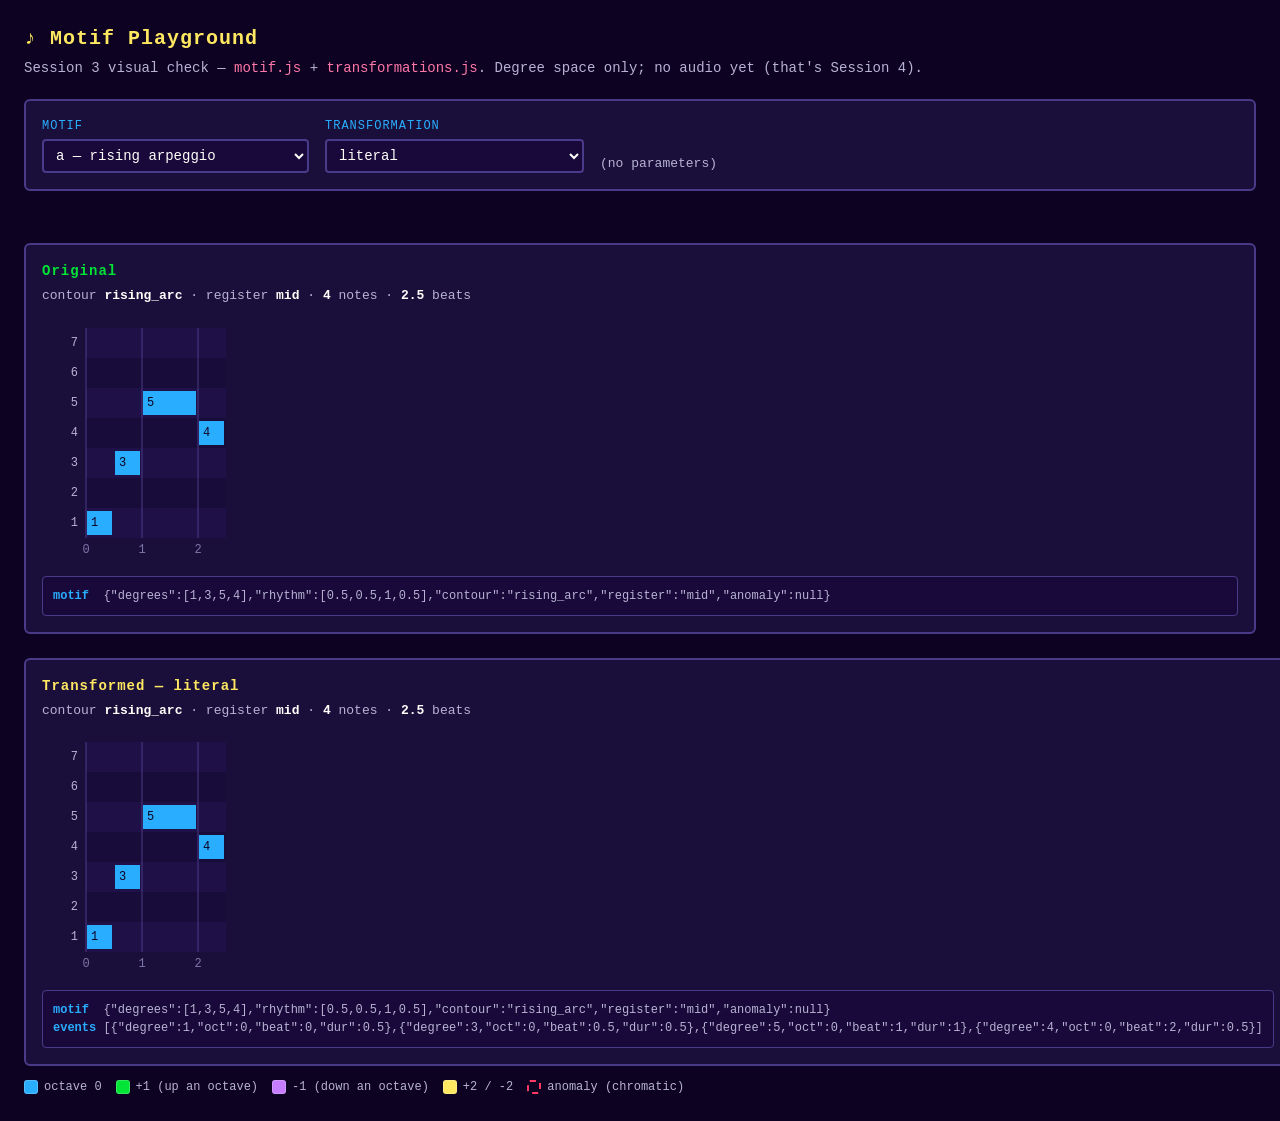
<file: js/jingle/debug/motif-playground.html>
<!DOCTYPE html>
<html lang="en">
<head>
<meta charset="utf-8" />
<meta name="viewport" content="width=device-width, initial-scale=1" />
<title>Motif Playground — eki-melo composition engine (Session 3)</title>
<!--
  Standalone visual verifier for the motif representation (motif.js) and the
  transformation library (transformations.js), buildplan Session 3.

  Pick a hand-written motif and a transformation, tweak its params, and see
  the resulting degree sequence on a grid (horizontal = beat, vertical =
  degree 1-7, with octave-displacement markers for notes that fall outside
  the tonic octave). The original and transformed motifs are drawn side by
  side for comparison. NO AUDIO — pitch realization is Session 4; this page
  is for eyeballing the degree-space math only.

  MUST BE SERVED OVER HTTP (the modules use ES imports, which file:// blocks).
  From the repo root:  python3 -m http.server 8000
  then open  /js/jingle/debug/motif-playground.html
-->
<style>
  :root {
    --bg-deep: #0d0221;
    --bg-card: #1a0f3a;
    --bg-card-light: #2a1959;
    --text: #fffefb;
    --text-dim: #b8b3d4;
    --accent-red: #ff3864;
    --accent-blue: #29adff;
    --accent-yellow: #fee761;
    --accent-green: #00e436;
    --accent-pink: #ff77a8;
    --accent-purple: #c77dff;
    --border: #4a3a8a;
  }
  * { box-sizing: border-box; }
  body {
    margin: 0;
    padding: 24px;
    background: var(--bg-deep);
    color: var(--text);
    font-family: 'Courier New', monospace;
    line-height: 1.5;
  }
  h1 {
    color: var(--accent-yellow);
    font-size: 20px;
    letter-spacing: 1px;
    margin: 0 0 4px;
  }
  .subtitle { color: var(--text-dim); margin: 0 0 20px; font-size: 14px; }
  .subtitle code { color: var(--accent-pink); }
  .controls {
    display: flex;
    flex-wrap: wrap;
    gap: 16px;
    align-items: flex-end;
    background: var(--bg-card);
    border: 2px solid var(--border);
    border-radius: 6px;
    padding: 16px;
    margin-bottom: 20px;
  }
  .field { display: flex; flex-direction: column; gap: 4px; }
  .field label { color: var(--accent-blue); font-size: 12px; text-transform: uppercase; letter-spacing: 1px; }
  select, input {
    background: #18093a;
    border: 2px solid var(--border);
    color: var(--text);
    font-family: inherit;
    font-size: 14px;
    padding: 6px 8px;
    border-radius: 4px;
    min-width: 180px;
  }
  input[type="number"] { min-width: 120px; }
  select:focus, input:focus { outline: none; border-color: var(--accent-pink); }
  #params { display: flex; flex-wrap: wrap; gap: 16px; align-items: flex-end; }
  #params:empty::after { content: "(no parameters)"; color: var(--text-dim); font-size: 13px; }
  #error {
    color: var(--accent-red);
    min-height: 20px;
    margin-bottom: 12px;
    font-size: 14px;
  }
  .grids { display: flex; flex-wrap: wrap; gap: 24px; }
  .panel {
    background: var(--bg-card);
    border: 2px solid var(--border);
    border-radius: 6px;
    padding: 16px;
    flex: 1 1 420px;
  }
  .panel h2 { font-size: 14px; color: var(--accent-green); margin: 0 0 4px; letter-spacing: 1px; }
  .panel.transformed h2 { color: var(--accent-yellow); }
  .meta { color: var(--text-dim); font-size: 13px; margin: 0 0 12px; }
  .meta b { color: var(--text); }
  canvas { display: block; max-width: 100%; image-rendering: pixelated; }
  pre {
    background: #18093a;
    border: 1px solid var(--border);
    border-radius: 4px;
    padding: 10px;
    font-size: 12px;
    color: var(--text-dim);
    overflow-x: auto;
    margin: 12px 0 0;
  }
  pre b { color: var(--accent-blue); }
  .legend { display: flex; flex-wrap: wrap; gap: 14px; margin: 12px 0 0; font-size: 12px; color: var(--text-dim); }
  .legend span { display: inline-flex; align-items: center; gap: 6px; }
  .swatch { width: 14px; height: 14px; border-radius: 3px; display: inline-block; border: 1px solid rgba(255,255,255,0.2); }
</style>
</head>
<body>
  <h1>♪ Motif Playground</h1>
  <p class="subtitle">
    Session 3 visual check — <code>motif.js</code> + <code>transformations.js</code>.
    Degree space only; no audio yet (that's Session 4).
  </p>

  <div class="controls">
    <div class="field">
      <label for="motif-select">Motif</label>
      <select id="motif-select"></select>
    </div>
    <div class="field">
      <label for="transform-select">Transformation</label>
      <select id="transform-select"></select>
    </div>
    <div id="params"></div>
  </div>

  <div id="error"></div>

  <div class="grids">
    <div class="panel">
      <h2>Original</h2>
      <p class="meta" id="meta-original"></p>
      <canvas id="canvas-original"></canvas>
      <pre id="json-original"></pre>
    </div>
    <div class="panel transformed">
      <h2 id="transformed-title">Transformed</h2>
      <p class="meta" id="meta-transformed"></p>
      <canvas id="canvas-transformed"></canvas>
      <pre id="json-transformed"></pre>
    </div>
  </div>

  <div class="legend" id="legend"></div>

<script type="module">
  import {
    renderMotifToDegreeEvents,
    motifTotalBeats,
    motifContour,
  } from '../theory/motif.js';
  import * as T from '../theory/transformations.js';

  // --- Hand-written motif library. Mode-agnostic degree sequences chosen to
  // exercise the renderer: in-octave degrees, a +8 octave leap, and a
  // negative degree (a third below the tonic). Stored contours match what
  // motifContour derives, so `literal` reads as a true identity.
  const MOTIFS = {
    'a — rising arpeggio': {
      degrees: [1, 3, 5, 4],
      rhythm: [0.5, 0.5, 1, 0.5],
      contour: 'rising_arc',
      register: 'mid',
      anomaly: null,
    },
    'b — octave-leap call': {
      degrees: [1, 5, 8, 5],
      rhythm: [0.5, 0.5, 1, 1],
      contour: 'rising_arc',
      register: 'high',
      anomaly: null,
    },
    'c — descending sigh': {
      degrees: [7, 6, 5, 3, 1],
      rhythm: [0.5, 0.5, 0.5, 0.5, 1],
      contour: 'falling_arc',
      register: 'mid',
      anomaly: null,
    },
    'd — neighbor turn, low tail': {
      degrees: [5, 6, 5, 1, -3],
      rhythm: [0.5, 0.5, 0.5, 0.5, 1],
      contour: 'peak_descend',
      register: 'mid',
      anomaly: null,
    },
  };

  // --- Transformation registry: function + the params each one accepts.
  // Optional params (left blank) fall through to the transform's own default.
  const TRANSFORMS = {
    literal: { fn: T.literal, params: [] },
    transpose_step: { fn: T.transpose_step, params: [{ name: 'steps', kind: 'int', default: 1 }] },
    transpose_third: {
      fn: T.transpose_third,
      params: [{ name: 'direction', kind: 'select', options: ['up', 'down'], default: 'up' }],
    },
    sequence_up_step: { fn: T.sequence_up_step, params: [] },
    sequence_down_step: { fn: T.sequence_down_step, params: [] },
    invert: { fn: T.invert, params: [{ name: 'pivot', kind: 'int', optional: true, hint: 'default: first degree' }] },
    retrograde: { fn: T.retrograde, params: [] },
    augment_2x: { fn: T.augment_2x, params: [] },
    diminute_2x: { fn: T.diminute_2x, params: [] },
    fragment_head: { fn: T.fragment_head, params: [{ name: 'count', kind: 'int', optional: true, hint: 'default: half' }] },
    fragment_tail: { fn: T.fragment_tail, params: [{ name: 'count', kind: 'int', optional: true, hint: 'default: half' }] },
    ornament_upper_neighbor: {
      fn: T.ornament_upper_neighbor,
      params: [{ name: 'at_position', kind: 'int', optional: true, hint: 'default: last note' }],
    },
    ornament_lower_neighbor: {
      fn: T.ornament_lower_neighbor,
      params: [{ name: 'at_position', kind: 'int', optional: true, hint: 'default: last note' }],
    },
    ornament_chromatic_passing: {
      fn: T.ornament_chromatic_passing,
      params: [{ name: 'at_position', kind: 'int', optional: true, hint: 'default: 2nd-to-last' }],
    },
  };

  // Colour each note by its net octave so displacement reads at a glance.
  const OCTAVE_COLOR = {
    '0': '#29adff',
    '1': '#00e436',
    '-1': '#c77dff',
    '2': '#fee761',
    '-2': '#ff77a8',
  };
  const octaveColor = (offset) => OCTAVE_COLOR[String(offset)] || '#9b8bd0';

  const motifSelect = document.getElementById('motif-select');
  const transformSelect = document.getElementById('transform-select');
  const paramsBox = document.getElementById('params');
  const errorBox = document.getElementById('error');

  Object.keys(MOTIFS).forEach((name) => motifSelect.add(new Option(name, name)));
  Object.keys(TRANSFORMS).forEach((name) => transformSelect.add(new Option(name, name)));

  // Build the param inputs for the selected transformation.
  function renderParamInputs() {
    paramsBox.replaceChildren();
    const { params } = TRANSFORMS[transformSelect.value];
    for (const param of params) {
      const field = document.createElement('div');
      field.className = 'field';
      const label = document.createElement('label');
      label.textContent = param.name;
      field.appendChild(label);

      let input;
      if (param.kind === 'select') {
        input = document.createElement('select');
        param.options.forEach((opt) => input.add(new Option(opt, opt)));
        input.value = param.default;
      } else {
        input = document.createElement('input');
        input.type = 'number';
        input.step = '1';
        if (param.optional) input.placeholder = param.hint || '';
        else input.value = String(param.default);
      }
      input.dataset.param = param.name;
      input.addEventListener('input', update);
      input.addEventListener('change', update);
      field.appendChild(input);
      paramsBox.appendChild(field);
    }
  }

  // Collect the param values into an object, skipping blank optional fields.
  function collectParams() {
    const result = {};
    for (const input of paramsBox.querySelectorAll('[data-param]')) {
      const raw = input.value.trim();
      if (raw === '') continue;
      result[input.dataset.param] = input.type === 'number' ? parseInt(raw, 10) : raw;
    }
    return result;
  }

  // --- Grid drawing. Vertical axis is degree 1-7 (lane per degree); octave
  // displacement is shown as a badge on the note, not as a separate lane.
  const LANE_H = 30;
  const BEAT_W = 56;
  const LEFT = 44;
  const TOP = 10;
  const BOTTOM = 26;
  const DEGREES = [7, 6, 5, 4, 3, 2, 1]; // top to bottom

  function drawGrid(canvas, events, totalBeats) {
    const beats = Math.max(totalBeats, 1);
    const width = LEFT + beats * BEAT_W + 12;
    const height = TOP + DEGREES.length * LANE_H + BOTTOM;
    const dpr = window.devicePixelRatio || 1;
    canvas.width = width * dpr;
    canvas.height = height * dpr;
    canvas.style.width = width + 'px';
    canvas.style.height = height + 'px';
    const ctx = canvas.getContext('2d');
    ctx.scale(dpr, dpr);
    ctx.clearRect(0, 0, width, height);
    ctx.font = '12px "Courier New", monospace';
    ctx.textBaseline = 'middle';

    const laneY = (degree) => TOP + DEGREES.indexOf(degree) * LANE_H;

    // Degree lanes + labels.
    DEGREES.forEach((degree) => {
      const y = laneY(degree);
      ctx.fillStyle = DEGREES.indexOf(degree) % 2 === 0 ? '#1f1147' : '#180d3a';
      ctx.fillRect(LEFT, y, beats * BEAT_W, LANE_H);
      ctx.fillStyle = '#b8b3d4';
      ctx.textAlign = 'right';
      ctx.fillText(String(degree), LEFT - 8, y + LANE_H / 2);
    });

    // Beat gridlines + numbers.
    ctx.strokeStyle = '#4a3a8a';
    ctx.fillStyle = '#7d76a8';
    ctx.textAlign = 'center';
    for (let b = 0; b <= beats; b++) {
      const x = LEFT + b * BEAT_W;
      ctx.beginPath();
      ctx.moveTo(x, TOP);
      ctx.lineTo(x, TOP + DEGREES.length * LANE_H);
      ctx.stroke();
      ctx.fillText(String(b), x, TOP + DEGREES.length * LANE_H + 12);
    }

    // Notes.
    events.forEach((event) => {
      const x = LEFT + event.beat * BEAT_W;
      const w = Math.max(event.duration * BEAT_W - 3, 6);
      const y = laneY(event.degree) + 3;
      const h = LANE_H - 6;
      const isAnomaly = !!event.anomaly;

      ctx.fillStyle = octaveColor(event.octave_offset);
      ctx.fillRect(x + 1, y, w, h);

      if (isAnomaly) {
        ctx.strokeStyle = '#ff3864';
        ctx.lineWidth = 2;
        ctx.setLineDash([4, 2]);
        ctx.strokeRect(x + 1, y, w, h);
        ctx.setLineDash([]);
        ctx.lineWidth = 1;
      }

      // Degree number on the block.
      ctx.fillStyle = '#0d0221';
      ctx.textAlign = 'left';
      ctx.fillText(String(event.degree), x + 5, y + h / 2);

      // Octave badge for displaced notes: ▲n / ▼n octaves from the tonic
      // octave (so an input degree of +8 reads as ▲1, -8 as ▼1).
      if (event.octave_offset !== 0) {
        const badge = (event.octave_offset > 0 ? '▲' : '▼') + Math.abs(event.octave_offset);
        ctx.fillStyle = '#0d0221';
        ctx.textAlign = 'right';
        ctx.font = '10px "Courier New", monospace';
        ctx.fillText(badge, x + w - 2, y + h / 2);
        ctx.font = '12px "Courier New", monospace';
      }
    });
  }

  // Attach the motif's anomaly to the matching rendered event so the grid can
  // flag it (the anomaly's at_position indexes the motif's note list).
  function eventsWithAnomaly(motif) {
    const events = renderMotifToDegreeEvents(motif, 0);
    if (motif.anomaly && Number.isInteger(motif.anomaly.at_position) && events[motif.anomaly.at_position]) {
      events[motif.anomaly.at_position].anomaly = motif.anomaly;
    }
    return events;
  }

  function describe(motif) {
    return (
      `contour <b>${motifContour(motif)}</b> · ` +
      `register <b>${motif.register}</b> · ` +
      `<b>${motif.degrees.length}</b> notes · ` +
      `<b>${motifTotalBeats(motif)}</b> beats` +
      (motif.anomaly ? ` · anomaly <b>${motif.anomaly.type}@${motif.anomaly.at_position}</b>` : '')
    );
  }

  function update() {
    errorBox.textContent = '';
    const motif = MOTIFS[motifSelect.value];
    const transformName = transformSelect.value;
    const { fn } = TRANSFORMS[transformName];

    let transformed;
    try {
      transformed = fn(motif, collectParams());
    } catch (error) {
      errorBox.textContent = `${transformName}: ${error.message}`;
      return;
    }

    const originalEvents = eventsWithAnomaly(motif);
    const transformedEvents = eventsWithAnomaly(transformed);
    const span = Math.max(motifTotalBeats(motif), motifTotalBeats(transformed));

    drawGrid(document.getElementById('canvas-original'), originalEvents, span);
    drawGrid(document.getElementById('canvas-transformed'), transformedEvents, span);

    document.getElementById('meta-original').innerHTML = describe(motif);
    document.getElementById('meta-transformed').innerHTML = describe(transformed);
    document.getElementById('transformed-title').textContent = `Transformed — ${transformName}`;

    document.getElementById('json-original').innerHTML =
      `<b>motif</b>  ${JSON.stringify(motif)}`;
    document.getElementById('json-transformed').innerHTML =
      `<b>motif</b>  ${JSON.stringify(transformed)}\n<b>events</b> ${JSON.stringify(transformedEvents.map((e) => ({ degree: e.degree, oct: e.octave_offset, beat: e.beat, dur: e.duration })))}`;
  }

  function renderLegend() {
    const legend = document.getElementById('legend');
    const entries = [
      ['octave 0', octaveColor(0)],
      ['+1 (up an octave)', octaveColor(1)],
      ['-1 (down an octave)', octaveColor(-1)],
      ['+2 / -2', octaveColor(2)],
    ];
    legend.replaceChildren();
    for (const [label, color] of entries) {
      const span = document.createElement('span');
      const swatch = document.createElement('span');
      swatch.className = 'swatch';
      swatch.style.background = color;
      span.append(swatch, document.createTextNode(label));
      legend.appendChild(span);
    }
    const anomaly = document.createElement('span');
    anomaly.innerHTML = '<span class="swatch" style="background:transparent;border:2px dashed #ff3864"></span> anomaly (chromatic)';
    legend.appendChild(anomaly);
  }

  motifSelect.addEventListener('change', update);
  transformSelect.addEventListener('change', () => {
    renderParamInputs();
    update();
  });

  renderParamInputs();
  renderLegend();
  update();
</script>
</body>
</html>
</file>
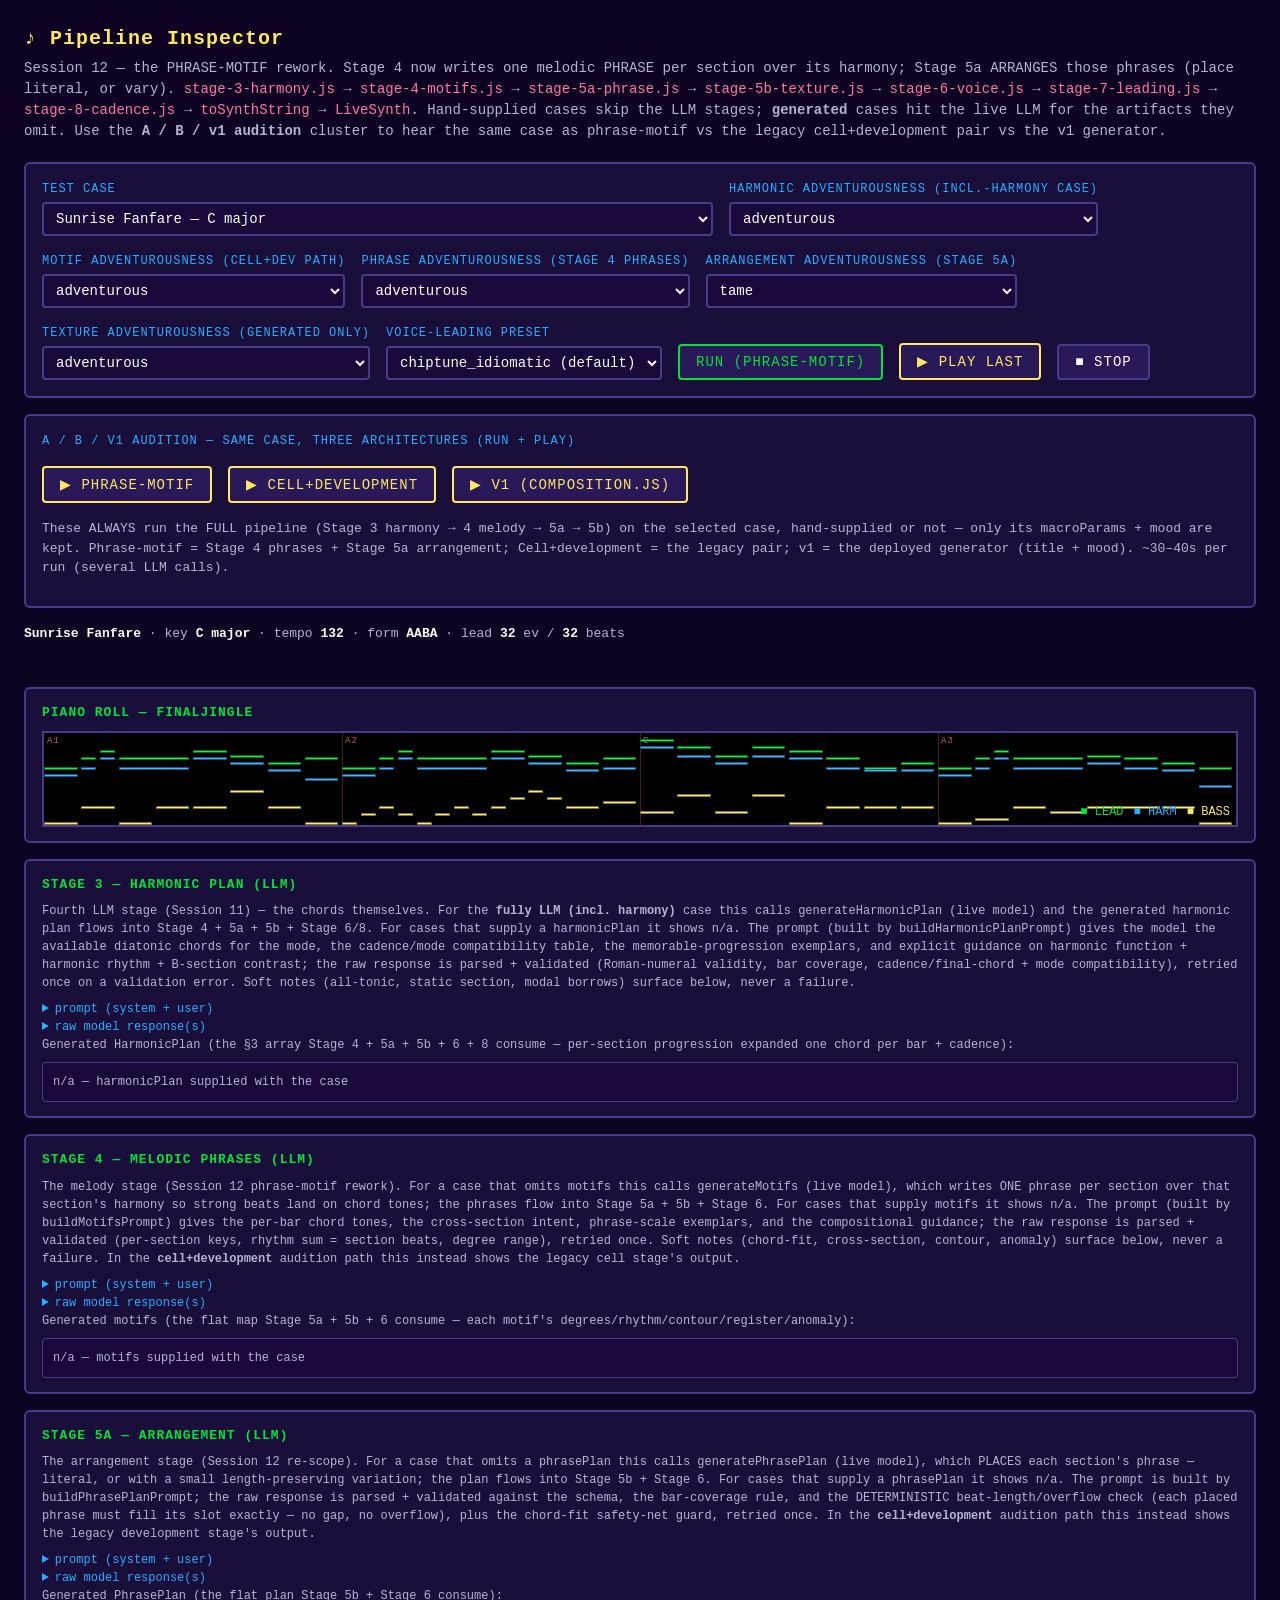
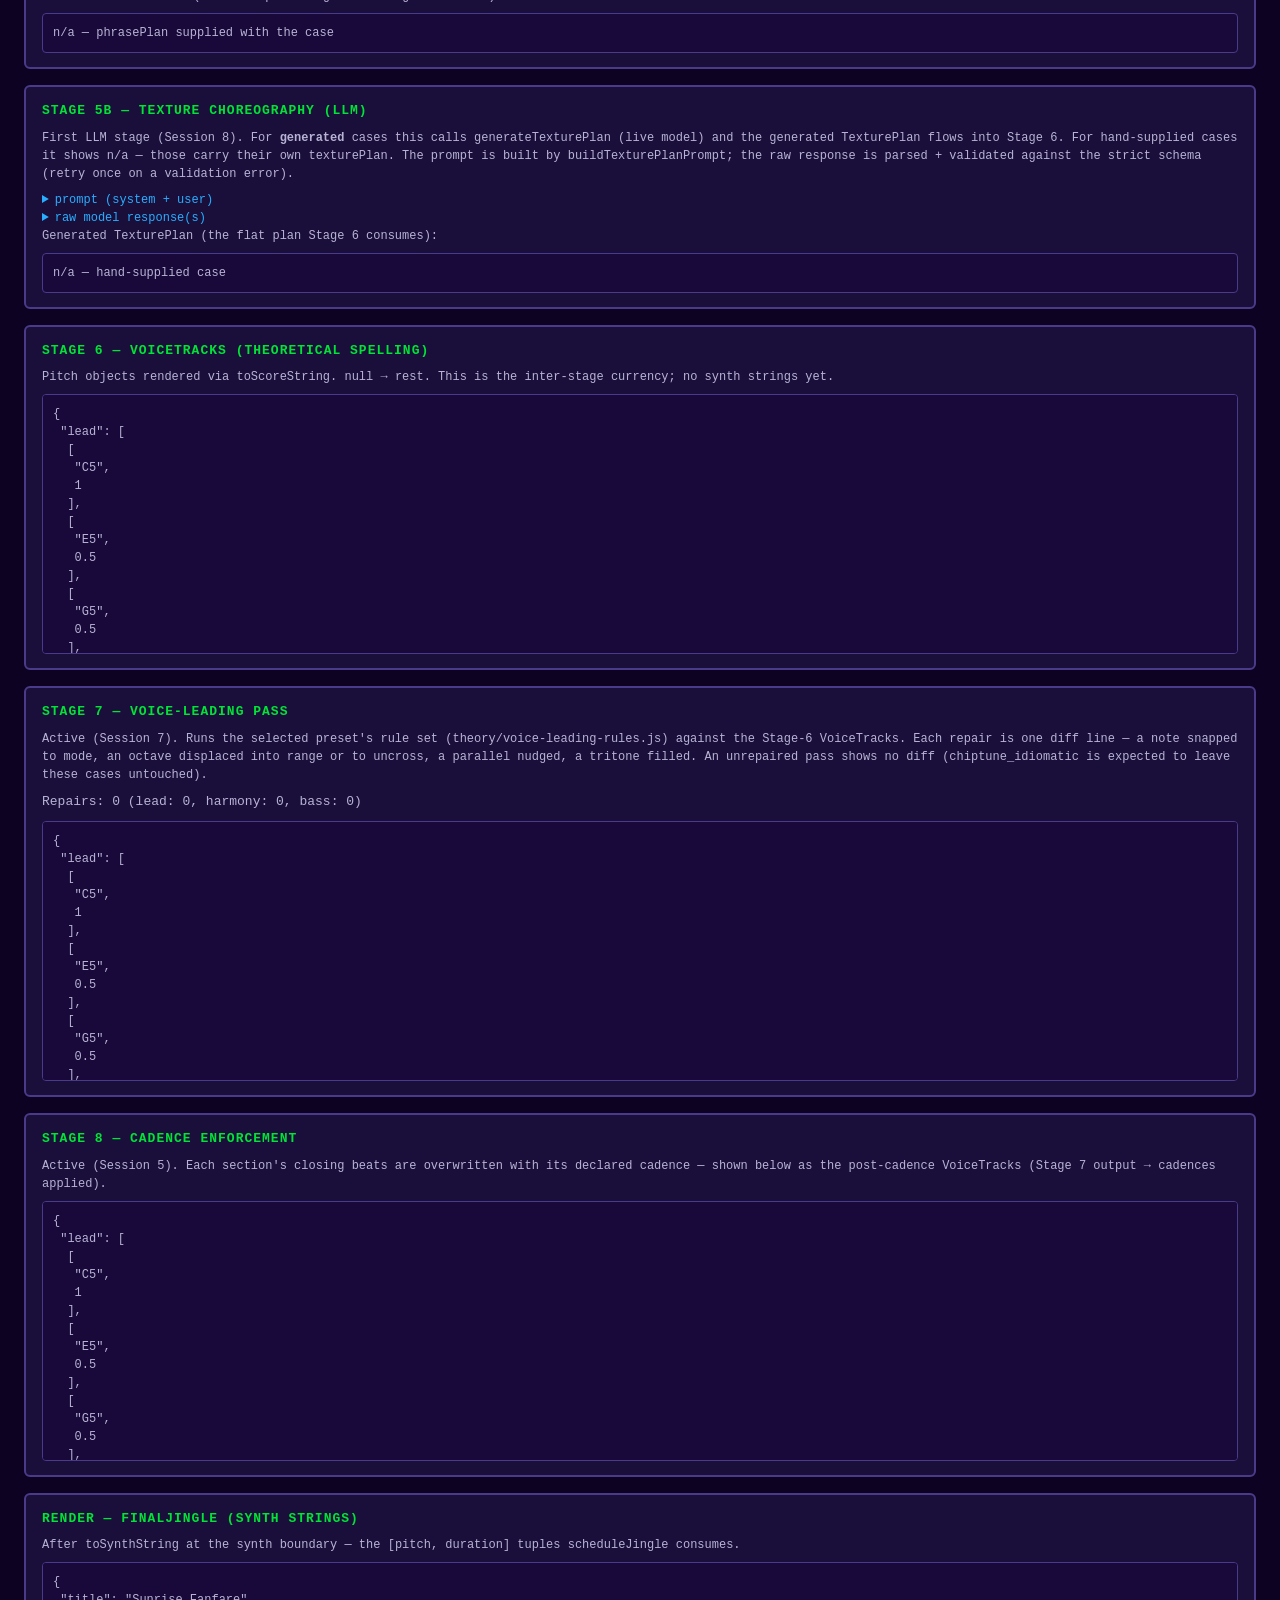
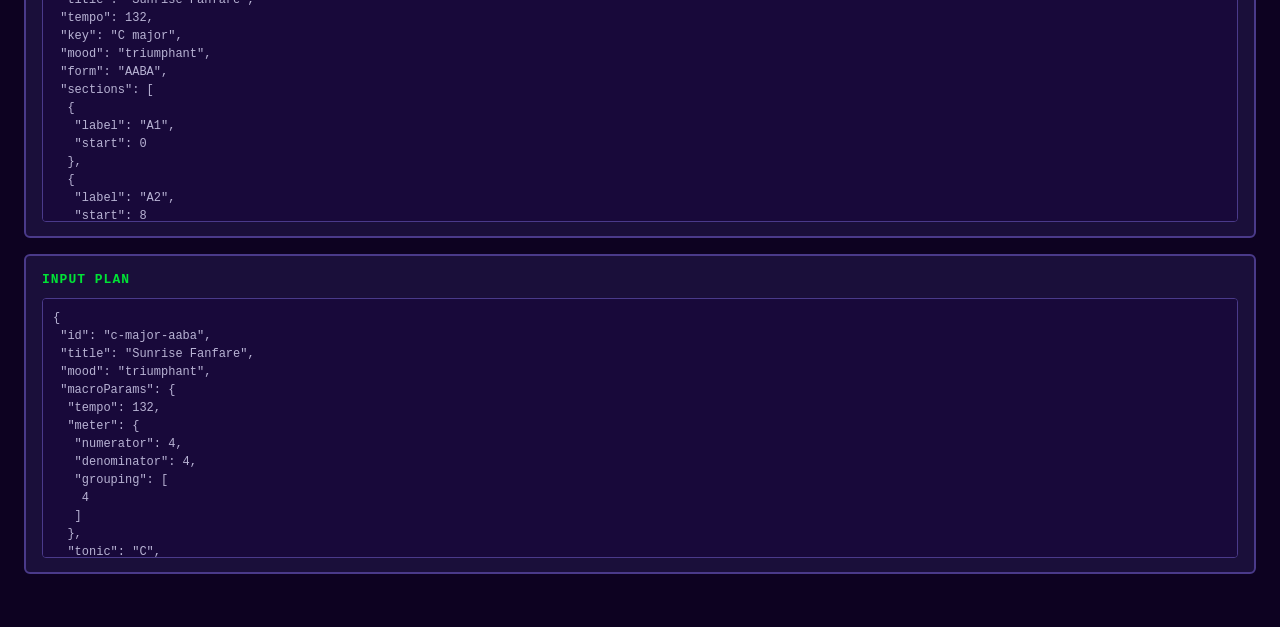
<file: js/jingle/debug/pipeline-inspector.html>
<!DOCTYPE html>
<html lang="en">
<head>
<meta charset="utf-8" />
<meta name="viewport" content="width=device-width, initial-scale=1" />
<title>Pipeline Inspector — eki-melo composition engine (Session 4)</title>
<!--
  Standalone debug harness for the back half of the composition pipeline
  (buildplan Session 4): Stage 6 voice realization → Stage 7/8 (identity
  stubs) → synth-string render → FinalJingle.

  Pick a hand-written test case, Run the pipeline, inspect each stage's
  output (the Stage-6 VoiceTracks in theoretical spelling, then the rendered
  FinalJingle the synth consumes), and Play it through the existing LiveSynth.
  The piano roll is the app's own render.js renderer. This is the session's
  "we hear chiptune" milestone — the human checkpoint listens here.

  MUST BE SERVED OVER HTTP (the modules use ES imports, which file:// blocks).
  From the repo root:  python3 -m http.server 8000
  then open  /js/jingle/debug/pipeline-inspector.html
-->
<style>
  :root {
    --bg-deep: #0d0221;
    --bg-card: #1a0f3a;
    --text: #fffefb;
    --text-dim: #b8b3d4;
    --accent-red: #ff3864;
    --accent-blue: #29adff;
    --accent-yellow: #fee761;
    --accent-green: #00e436;
    --accent-pink: #ff77a8;
    --accent-purple: #c77dff;
    --border: #4a3a8a;
  }
  * { box-sizing: border-box; }
  body {
    margin: 0;
    padding: 24px;
    background: var(--bg-deep);
    color: var(--text);
    font-family: 'Courier New', monospace;
    line-height: 1.5;
  }
  h1 { color: var(--accent-yellow); font-size: 20px; letter-spacing: 1px; margin: 0 0 4px; }
  .subtitle { color: var(--text-dim); margin: 0 0 20px; font-size: 14px; }
  .subtitle code { color: var(--accent-pink); }
  .controls {
    display: flex;
    flex-wrap: wrap;
    gap: 16px;
    align-items: flex-end;
    background: var(--bg-card);
    border: 2px solid var(--border);
    border-radius: 6px;
    padding: 16px;
    margin-bottom: 16px;
  }
  .field { display: flex; flex-direction: column; gap: 4px; }
  .field label { color: var(--accent-blue); font-size: 12px; text-transform: uppercase; letter-spacing: 1px; }
  select {
    background: #18093a; border: 2px solid var(--border); color: var(--text);
    font-family: inherit; font-size: 14px; padding: 6px 8px; border-radius: 4px; min-width: 240px;
  }
  select:focus { outline: none; border-color: var(--accent-pink); }
  button {
    background: #2a1959; border: 2px solid var(--border); color: var(--text);
    font-family: inherit; font-size: 14px; padding: 8px 16px; border-radius: 4px;
    cursor: pointer; text-transform: uppercase; letter-spacing: 1px;
  }
  button:hover { border-color: var(--accent-pink); color: var(--accent-pink); }
  button.primary { border-color: var(--accent-green); color: var(--accent-green); }
  button.play { border-color: var(--accent-yellow); color: var(--accent-yellow); }
  .meta { color: var(--text-dim); font-size: 13px; margin: 0 0 12px; }
  .meta b { color: var(--text); }
  #error { color: var(--accent-red); min-height: 20px; margin-bottom: 12px; font-size: 14px; }
  .stage {
    background: var(--bg-card); border: 2px solid var(--border); border-radius: 6px;
    padding: 14px 16px; margin-bottom: 16px;
  }
  .stage h2 { font-size: 13px; color: var(--accent-green); margin: 0 0 8px; letter-spacing: 1px; text-transform: uppercase; }
  .stage.identity h2 { color: var(--text-dim); }
  .stage .note { color: var(--text-dim); font-size: 12px; margin: 0 0 8px; }
  .repairs-summary { color: var(--accent-yellow); font-size: 13px; margin: 0 0 8px; }
  .repairs-summary.clean { color: var(--text-dim); }
  .repair-list { margin: 0 0 10px; padding: 0; list-style: none; }
  .repair-list li { font-size: 12px; color: var(--accent-pink); padding: 1px 0; white-space: pre; }
  .repair-list li .rtype { color: var(--accent-purple); }
  pre {
    background: #18093a; border: 1px solid var(--border); border-radius: 4px;
    padding: 10px; font-size: 12px; color: var(--text-dim);
    overflow: auto; max-height: 260px; margin: 0; white-space: pre;
  }
  /* Piano-roll styles mirrored from the app's styles.css so render.js output
     renders here without pulling in the whole stylesheet. */
  .guest-card { background: transparent; }
  .piano-roll { background: #000; border: 2px solid var(--border); height: 96px; position: relative; overflow: hidden; }
  .note-block { position: absolute; border: 1px solid rgba(0,0,0,0.5); box-shadow: inset 0 0 0 1px rgba(255,255,255,0.15); }
  .note-block.lead { background: var(--accent-green); }
  .note-block.harmony { background: var(--accent-blue); }
  .note-block.bass { background: var(--accent-yellow); }
  .section-marker { position: absolute; top: 0; bottom: 0; width: 1px; background: rgba(255,119,168,0.25); pointer-events: none; }
  .section-label { position: absolute; top: 2px; font-size: 9px; color: rgba(255,119,168,0.75); letter-spacing: 1px; pointer-events: none; padding-left: 3px; }
  .piano-roll-legend { position: absolute; bottom: 4px; right: 6px; font-size: 12px; color: var(--text-dim); display: flex; gap: 10px; pointer-events: none; }
  .piano-roll-legend span::before { content: '■ '; display: inline; }
  .piano-roll-legend .lead-l { color: var(--accent-green); }
  .piano-roll-legend .harm-l { color: var(--accent-blue); }
  .piano-roll-legend .bass-l { color: var(--accent-yellow); }
  .playhead { position: absolute; top: 0; bottom: 0; width: 2px; background: var(--accent-red); box-shadow: 0 0 6px var(--accent-red); pointer-events: none; left: 0; display: none; }
  .playhead.active { display: block; }
</style>
</head>
<body>
  <h1>♪ Pipeline Inspector</h1>
  <p class="subtitle">
    Session 12 — the PHRASE-MOTIF rework. Stage 4 now writes one melodic PHRASE per section over its
    harmony; Stage 5a ARRANGES those phrases (place literal, or vary).
    <code>stage-3-harmony.js</code> → <code>stage-4-motifs.js</code> → <code>stage-5a-phrase.js</code> →
    <code>stage-5b-texture.js</code> → <code>stage-6-voice.js</code> → <code>stage-7-leading.js</code> →
    <code>stage-8-cadence.js</code> → <code>toSynthString</code> → <code>LiveSynth</code>.
    Hand-supplied cases skip the LLM stages; <b>generated</b> cases hit the live LLM for the artifacts
    they omit. Use the <b>A / B / v1 audition</b> cluster to hear the same case as phrase-motif vs the
    legacy cell+development pair vs the v1 generator.
  </p>

  <div class="controls">
    <div class="field">
      <label for="case-select">Test case</label>
      <select id="case-select"></select>
    </div>
    <div class="field">
      <label for="harmonic-adventurousness-select">Harmonic adventurousness (incl.-harmony case)</label>
      <select id="harmonic-adventurousness-select">
        <option value="tame">tame</option>
        <option value="adventurous" selected>adventurous</option>
        <option value="wild">wild</option>
      </select>
    </div>
    <div class="field">
      <label for="motif-adventurousness-select">Motif adventurousness (cell+dev path)</label>
      <select id="motif-adventurousness-select">
        <option value="tame">tame</option>
        <option value="adventurous" selected>adventurous</option>
        <option value="wild">wild</option>
      </select>
    </div>
    <div class="field">
      <label for="phrase-adventurousness-select">Phrase adventurousness (Stage 4 phrases)</label>
      <select id="phrase-adventurousness-select">
        <option value="tame">tame</option>
        <option value="adventurous" selected>adventurous</option>
        <option value="wild">wild</option>
      </select>
    </div>
    <div class="field">
      <label for="arrangement-adventurousness-select">Arrangement adventurousness (Stage 5a)</label>
      <select id="arrangement-adventurousness-select">
        <option value="tame" selected>tame</option>
        <option value="adventurous">adventurous</option>
        <option value="wild">wild</option>
      </select>
    </div>
    <div class="field">
      <label for="adventurousness-select">Texture adventurousness (generated only)</label>
      <select id="adventurousness-select">
        <option value="tame">tame</option>
        <option value="adventurous" selected>adventurous</option>
        <option value="wild">wild</option>
      </select>
    </div>
    <div class="field">
      <label for="preset-select">Voice-leading preset</label>
      <select id="preset-select">
        <option value="chiptune_idiomatic">chiptune_idiomatic (default)</option>
        <option value="cpp_strict">cpp_strict</option>
      </select>
    </div>
    <button id="run-btn" class="primary">Run (phrase-motif)</button>
    <button id="play-btn" class="play">▶ Play last</button>
    <button id="stop-btn">■ Stop</button>
  </div>

  <div class="controls" id="audition-cluster">
    <div class="field" style="flex:1 1 100%;">
      <label>A / B / v1 audition — same case, three architectures (run + play)</label>
    </div>
    <button id="audition-phrase-btn" class="play">▶ Phrase-motif</button>
    <button id="audition-cell-btn" class="play">▶ Cell+development</button>
    <button id="audition-v1-btn" class="play">▶ v1 (composition.js)</button>
    <span class="meta" id="audition-note" style="align-self:center;">
      These ALWAYS run the FULL pipeline (Stage 3 harmony → 4 melody → 5a → 5b) on the
      selected case, hand-supplied or not — only its macroParams + mood are kept.
      Phrase-motif = Stage 4 phrases + Stage 5a arrangement; Cell+development = the legacy
      pair; v1 = the deployed generator (title + mood). ~30–40s per run (several LLM calls).
    </span>
  </div>

  <p class="meta" id="case-meta"></p>
  <div id="error"></div>

  <div class="stage">
    <h2>Piano roll — FinalJingle</h2>
    <div class="guest-card" data-id="inspector">
      <div id="piano-roll-host"></div>
    </div>
  </div>

  <div class="stage" id="stage3">
    <h2>Stage 3 — Harmonic plan (LLM)</h2>
    <p class="note">Fourth LLM stage (Session 11) — the chords themselves. For the <b>fully LLM (incl. harmony)</b> case this calls <code>generateHarmonicPlan</code> (live model) and the generated harmonic plan flows into Stage 4 + 5a + 5b + Stage 6/8. For cases that supply a harmonicPlan it shows n/a. The prompt (built by <code>buildHarmonicPlanPrompt</code>) gives the model the available diatonic chords for the mode, the cadence/mode compatibility table, the memorable-progression exemplars, and explicit guidance on harmonic function + harmonic rhythm + B-section contrast; the raw response is parsed + validated (Roman-numeral validity, bar coverage, cadence/final-chord + mode compatibility), retried once on a validation error. Soft notes (all-tonic, static section, modal borrows) surface below, never a failure.</p>
    <p class="repairs-summary" id="stage3-status"></p>
    <p class="note" id="stage3-warnings" style="color:var(--accent-yellow);"></p>
    <details>
      <summary style="cursor:pointer;color:var(--accent-blue);font-size:12px;">prompt (system + user)</summary>
      <pre id="stage3-prompt"></pre>
    </details>
    <details>
      <summary style="cursor:pointer;color:var(--accent-blue);font-size:12px;">raw model response(s)</summary>
      <pre id="stage3-raw"></pre>
    </details>
    <p class="note">Generated HarmonicPlan (the §3 array Stage 4 + 5a + 5b + 6 + 8 consume — per-section progression expanded one chord per bar + cadence):</p>
    <pre id="stage3-plan"></pre>
  </div>

  <div class="stage" id="stage4">
    <h2>Stage 4 — Melodic phrases (LLM)</h2>
    <p class="note">The melody stage (Session 12 phrase-motif rework). For a case that omits motifs this calls <code>generateMotifs</code> (live model), which writes ONE phrase per section over that section's harmony so strong beats land on chord tones; the phrases flow into Stage 5a + 5b + Stage 6. For cases that supply motifs it shows n/a. The prompt (built by <code>buildMotifsPrompt</code>) gives the per-bar chord tones, the cross-section intent, phrase-scale exemplars, and the compositional guidance; the raw response is parsed + validated (per-section keys, rhythm sum = section beats, degree range), retried once. Soft notes (chord-fit, cross-section, contour, anomaly) surface below, never a failure. In the <b>cell+development</b> audition path this instead shows the legacy cell stage's output.</p>
    <p class="repairs-summary" id="stage4-status"></p>
    <p class="note" id="stage4-warnings" style="color:var(--accent-yellow);"></p>
    <details>
      <summary style="cursor:pointer;color:var(--accent-blue);font-size:12px;">prompt (system + user)</summary>
      <pre id="stage4-prompt"></pre>
    </details>
    <details>
      <summary style="cursor:pointer;color:var(--accent-blue);font-size:12px;">raw model response(s)</summary>
      <pre id="stage4-raw"></pre>
    </details>
    <p class="note">Generated motifs (the flat map Stage 5a + 5b + 6 consume — each motif's degrees/rhythm/contour/register/anomaly):</p>
    <pre id="stage4-motifs"></pre>
  </div>

  <div class="stage" id="stage5a">
    <h2>Stage 5a — Arrangement (LLM)</h2>
    <p class="note">The arrangement stage (Session 12 re-scope). For a case that omits a phrasePlan this calls <code>generatePhrasePlan</code> (live model), which PLACES each section's phrase — literal, or with a small length-preserving variation; the plan flows into Stage 5b + Stage 6. For cases that supply a phrasePlan it shows n/a. The prompt is built by <code>buildPhrasePlanPrompt</code>; the raw response is parsed + validated against the schema, the bar-coverage rule, and the DETERMINISTIC beat-length/overflow check (each placed phrase must fill its slot exactly — no gap, no overflow), plus the chord-fit safety-net guard, retried once. In the <b>cell+development</b> audition path this instead shows the legacy development stage's output.</p>
    <p class="repairs-summary" id="stage5a-status"></p>
    <details>
      <summary style="cursor:pointer;color:var(--accent-blue);font-size:12px;">prompt (system + user)</summary>
      <pre id="stage5a-prompt"></pre>
    </details>
    <details>
      <summary style="cursor:pointer;color:var(--accent-blue);font-size:12px;">raw model response(s)</summary>
      <pre id="stage5a-raw"></pre>
    </details>
    <p class="note">Generated PhrasePlan (the flat plan Stage 5b + Stage 6 consume):</p>
    <pre id="stage5a-plan"></pre>
  </div>

  <div class="stage" id="stage5b">
    <h2>Stage 5b — Texture choreography (LLM)</h2>
    <p class="note">First LLM stage (Session 8). For <b>generated</b> cases this calls <code>generateTexturePlan</code> (live model) and the generated TexturePlan flows into Stage 6. For hand-supplied cases it shows n/a — those carry their own texturePlan. The prompt is built by <code>buildTexturePlanPrompt</code>; the raw response is parsed + validated against the strict schema (retry once on a validation error).</p>
    <p class="repairs-summary" id="stage5b-status"></p>
    <details>
      <summary style="cursor:pointer;color:var(--accent-blue);font-size:12px;">prompt (system + user)</summary>
      <pre id="stage5b-prompt"></pre>
    </details>
    <details>
      <summary style="cursor:pointer;color:var(--accent-blue);font-size:12px;">raw model response(s)</summary>
      <pre id="stage5b-raw"></pre>
    </details>
    <p class="note">Generated TexturePlan (the flat plan Stage 6 consumes):</p>
    <pre id="stage5b-plan"></pre>
  </div>

  <div class="stage">
    <h2>Stage 6 — VoiceTracks (theoretical spelling)</h2>
    <p class="note">Pitch objects rendered via <code>toScoreString</code>. <code>null</code> → rest. This is the inter-stage currency; no synth strings yet.</p>
    <pre id="voicetracks-out"></pre>
  </div>

  <div class="stage">
    <h2>Stage 7 — Voice-leading pass</h2>
    <p class="note">Active (Session 7). Runs the selected preset's rule set (<code>theory/voice-leading-rules.js</code>) against the Stage-6 VoiceTracks. Each repair is one diff line — a note snapped to mode, an octave displaced into range or to uncross, a parallel nudged, a tritone filled. An unrepaired pass shows no diff (chiptune_idiomatic is expected to leave these cases untouched).</p>
    <p class="repairs-summary" id="repairs-summary"></p>
    <ul class="repair-list" id="repair-list"></ul>
    <pre id="stage7-out"></pre>
  </div>

  <div class="stage">
    <h2>Stage 8 — Cadence enforcement</h2>
    <p class="note">Active (Session 5). Each section's closing beats are overwritten with its declared cadence — shown below as the post-cadence VoiceTracks (Stage 7 output → cadences applied).</p>
    <pre id="cadence-out"></pre>
  </div>

  <div class="stage">
    <h2>Render — FinalJingle (synth strings)</h2>
    <p class="note">After <code>toSynthString</code> at the synth boundary — the <code>[pitch, duration]</code> tuples <code>scheduleJingle</code> consumes.</p>
    <pre id="finaljingle-out"></pre>
  </div>

  <div class="stage">
    <h2>Input plan</h2>
    <pre id="input-out"></pre>
  </div>

<script type="module">
  import { runPipeline } from '../pipeline/pipeline-runner.js';
  import { realizeVoices } from '../pipeline/stage-6-voice.js';
  import { enforceCadences } from '../pipeline/stage-8-cadence.js';
  import { generateHarmonicPlan, buildHarmonicPlanPrompt } from '../pipeline/stage-3-harmony.js';
  import { generateMotifs, buildMotifsPrompt } from '../pipeline/stage-4-motifs.js';
  import { generatePhrasePlan, buildPhrasePlanPrompt } from '../pipeline/stage-5a-phrase.js';
  // LEGACY cell+development pair, for the A/B audition (Session 12, temporary debt).
  import { generateMotifs as generateCellMotifs, buildMotifsPrompt as buildCellMotifsPrompt } from '../pipeline/stage-4-cells-LEGACY.js';
  import { generatePhrasePlan as generateCellPhrasePlan, buildPhrasePlanPrompt as buildCellPhrasePlanPrompt } from '../pipeline/stage-5a-development-LEGACY.js';
  // v1 generator (the deployed app's composition path) — for the three-way A/B/v1 audition.
  import { generateJingle } from '../api.js';
  import { generateTexturePlan, buildTexturePlanPrompt } from '../pipeline/stage-5b-texture.js';
  import { voiceLeadingReport, summarizeRepairs } from '../theory/voice-leading-rules.js';
  import { toScoreString } from '../theory/pitch.js';
  import { DEFAULT_CONFIG } from '../pipeline/pipeline-config.js';
  import { renderPianoRoll } from '../render.js';
  import { synth } from '../synth.js';
  import { CASES, GENERATED_CASES } from './pipeline-inspector-cases.js';

  const caseSelect = document.getElementById('case-select');
  const presetSelect = document.getElementById('preset-select');
  const adventurousnessSelect = document.getElementById('adventurousness-select');
  const phraseAdventurousnessSelect = document.getElementById('phrase-adventurousness-select');
  const arrangementAdventurousnessSelect = document.getElementById('arrangement-adventurousness-select');
  const motifAdventurousnessSelect = document.getElementById('motif-adventurousness-select');
  const harmonicAdventurousnessSelect = document.getElementById('harmonic-adventurousness-select');
  const errorBox = document.getElementById('error');
  const caseMeta = document.getElementById('case-meta');
  const pianoHost = document.getElementById('piano-roll-host');

  // One flat list (hand-supplied first, then generated); the <option> value is
  // the index into it. Two optgroups make clear which cases hit the LLM.
  const ALL_CASES = [...CASES, ...GENERATED_CASES];
  const handGroup = document.createElement('optgroup');
  handGroup.label = 'Hand-supplied texturePlan (Sessions 4–7)';
  const genGroup = document.createElement('optgroup');
  genGroup.label = 'Generated texturePlan (Session 8 · live LLM)';
  ALL_CASES.forEach((c, i) => {
    const opt = new Option(`${c.title} — ${c.macroParams.tonic} ${c.macroParams.mode}`, String(i));
    (c.generated ? genGroup : handGroup).appendChild(opt);
  });
  caseSelect.appendChild(handGroup);
  caseSelect.appendChild(genGroup);

  // Render VoiceTracks Pitch objects in their theoretical spelling, one voice
  // per block, as [note, duration] tuples (null → "rest").
  function readableVoiceTracks(tracks) {
    const voice = (track) => track.map((ev) => [ev.pitch === null ? 'rest' : toScoreString(ev.pitch), ev.duration]);
    return { lead: voice(tracks.lead), harmony: voice(tracks.harmony), bass: voice(tracks.bass) };
  }

  let currentJingle = null;

  // Render the Stage-3 panel. For cases that supply a harmonicPlan it reads n/a;
  // for the incl.-harmony case it shows the built prompt, the raw model
  // response(s), the validated §3 HarmonicPlan that flowed into Stage 4/5a/5b/6/8,
  // and any soft notes (all-tonic, static section, modal borrows) — diagnostics,
  // not failures. Model round-trips carry a numeric `attempt`; the soft-note trace
  // carries `attempt: 'soft-note'` and a `warnings` array — split them here.
  function showStage3({ generated, prompt, traces, plan, status, statusClean }) {
    const statusEl = document.getElementById('stage3-status');
    statusEl.textContent = status;
    statusEl.classList.toggle('clean', !!statusClean);
    const roundTrips = (traces ?? []).filter((t) => typeof t.attempt === 'number');
    const warnings = (traces ?? []).flatMap((t) => t.warnings ?? []);
    document.getElementById('stage3-warnings').textContent = warnings.length
      ? `soft notes: ${warnings.join(' · ')}`
      : '';
    document.getElementById('stage3-prompt').textContent = prompt
      ? `SYSTEM:\n${prompt.system}\n\nUSER:\n${prompt.user}`
      : (generated ? '' : 'n/a — harmonicPlan supplied with the case');
    document.getElementById('stage3-raw').textContent = roundTrips.length
      ? roundTrips.map((t) => `# attempt ${t.attempt} — ${t.ok ? 'valid' : 'INVALID: ' + t.errors.join('; ')}\n${t.raw}`).join('\n\n')
      : (generated ? '' : 'n/a — harmonicPlan supplied with the case');
    document.getElementById('stage3-plan').textContent = plan
      ? JSON.stringify(plan, null, 1)
      : (generated ? '' : 'n/a — harmonicPlan supplied with the case');
  }

  // Render the Stage-4 panel. For cases that supply motifs it reads n/a; for the
  // fully-LLM case it shows the built prompt, the raw model response(s), the
  // validated motif map that flowed into Stage 5a/5b/6, and any soft end-on-
  // chord-tone warnings (a diagnostic, not a failure). The model round-trip
  // traces carry a numeric `attempt`; the soft-warning trace carries
  // `attempt: 'chord-tone'` and a `warnings` array — split them here.
  function showStage4({ generated, prompt, traces, motifs, status, statusClean }) {
    const statusEl = document.getElementById('stage4-status');
    statusEl.textContent = status;
    statusEl.classList.toggle('clean', !!statusClean);
    const roundTrips = (traces ?? []).filter((t) => typeof t.attempt === 'number');
    const warnings = (traces ?? []).flatMap((t) => t.warnings ?? []);
    document.getElementById('stage4-warnings').textContent = warnings.length
      ? `soft chord-tone notes: ${warnings.join(' · ')}`
      : '';
    document.getElementById('stage4-prompt').textContent = prompt
      ? `SYSTEM:\n${prompt.system}\n\nUSER:\n${prompt.user}`
      : (generated ? '' : 'n/a — motifs supplied with the case');
    document.getElementById('stage4-raw').textContent = roundTrips.length
      ? roundTrips.map((t) => `# attempt ${t.attempt} — ${t.ok ? 'valid' : 'INVALID: ' + t.errors.join('; ')}\n${t.raw}`).join('\n\n')
      : (generated ? '' : 'n/a — motifs supplied with the case');
    document.getElementById('stage4-motifs').textContent = motifs
      ? JSON.stringify(motifs, null, 1)
      : (generated ? '' : 'n/a — motifs supplied with the case');
  }

  // Render the Stage-5a panel. For cases that supply a phrasePlan it reads n/a;
  // for the fully-generated case it shows the built prompt, the raw model
  // response(s), and the validated PhrasePlan that flowed into Stage 5b/6.
  function showStage5a({ generated, prompt, traces, plan, status, statusClean }) {
    const statusEl = document.getElementById('stage5a-status');
    statusEl.textContent = status;
    statusEl.classList.toggle('clean', !!statusClean);
    document.getElementById('stage5a-prompt').textContent = prompt
      ? `SYSTEM:\n${prompt.system}\n\nUSER:\n${prompt.user}`
      : (generated ? '' : 'n/a — phrasePlan supplied with the case');
    document.getElementById('stage5a-raw').textContent = traces && traces.length
      ? traces.map((t) => `# attempt ${t.attempt} — ${t.ok ? 'valid' : 'INVALID: ' + t.errors.join('; ')}\n${t.raw}`).join('\n\n')
      : (generated ? '' : 'n/a — phrasePlan supplied with the case');
    document.getElementById('stage5a-plan').textContent = plan
      ? JSON.stringify(plan, null, 1)
      : (generated ? '' : 'n/a — phrasePlan supplied with the case');
  }

  // Render the Stage-5b panel. For hand-supplied cases it reads n/a; for
  // generated cases it shows the built prompt, the raw model response(s), and
  // the validated TexturePlan that flowed into Stage 6.
  function showStage5b({ generated, prompt, traces, plan, status, statusClean }) {
    const statusEl = document.getElementById('stage5b-status');
    statusEl.textContent = status;
    statusEl.classList.toggle('clean', !!statusClean);
    document.getElementById('stage5b-prompt').textContent = prompt
      ? `SYSTEM:\n${prompt.system}\n\nUSER:\n${prompt.user}`
      : (generated ? '' : 'n/a — hand-supplied case');
    document.getElementById('stage5b-raw').textContent = traces && traces.length
      ? traces.map((t) => `# attempt ${t.attempt} — ${t.ok ? 'valid' : 'INVALID: ' + t.errors.join('; ')}\n${t.raw}`).join('\n\n')
      : (generated ? '' : 'n/a — hand-supplied case');
    document.getElementById('stage5b-plan').textContent = plan
      ? JSON.stringify(plan, null, 1)
      : (generated ? '' : 'n/a — hand-supplied case');
  }

  // The melody architecture to generate with: 'phrase' (default) runs the
  // Session-12 phrase Stage 4 + arrangement Stage 5a; 'cell' runs the preserved
  // legacy cell+development pair (the A/B audition). Picks the matching prompt
  // builders + generators so the per-stage display matches what the runner uses.
  function stagesFor(architecture) {
    return architecture === 'cell'
      ? {
          buildMotifsPrompt: buildCellMotifsPrompt, generateMotifs: generateCellMotifs,
          buildPhrasePlanPrompt: buildCellPhrasePlanPrompt, generatePhrasePlan: generateCellPhrasePlan,
          stage4Label: 'cells', stage5aLabel: 'development',
        }
      : {
          buildMotifsPrompt, generateMotifs,
          buildPhrasePlanPrompt, generatePhrasePlan,
          stage4Label: 'phrases', stage5aLabel: 'arrangement',
        };
  }

  // `forceGenerate` (the audition buttons set it) STRIPS every supplied artifact —
  // harmony, motifs, phrasePlan, texturePlan — so the audition runs the FULL
  // pipeline (Stage 3 harmony → 4 melody → 5a arrangement → 5b texture) on any
  // selected case, hand-supplied or not. Only macroParams + title + mood are kept.
  async function run(architecture = 'phrase', forceGenerate = false) {
    errorBox.textContent = '';
    const selected = ALL_CASES[Number(caseSelect.value)];
    const testCase = forceGenerate
      ? (() => { const { harmonicPlan, motifs, phrasePlan, texturePlan, ...rest } = selected; return rest; })()
      : selected;
    const preset = presetSelect.value;
    const adventurousness = adventurousnessSelect.value;
    const phraseAdventurousness = phraseAdventurousnessSelect.value;
    const arrangementAdventurousness = arrangementAdventurousnessSelect.value;
    const motifAdventurousness = motifAdventurousnessSelect.value;
    const harmonicAdventurousness = harmonicAdventurousnessSelect.value;
    const stages = stagesFor(architecture);
    // The pipeline config — DEFAULT_CONFIG with the chosen voice-leading preset
    // (Stage 7 reads knobs.voice_leading_strictness) and, for generated cases, the
    // chosen harmonic / phrase / arrangement / motif / texture adventurousness
    // (Stage 3 / 4 / 5a / 5b read them) plus the melody architecture. The cell path
    // reads motif_adventurousness; the phrase path reads phrase_adventurousness
    // (Stage 4) + arrangement_adventurousness (Stage 5a). allow_modal_interchange
    // rides with the balanced default (ON).
    const config = {
      ...DEFAULT_CONFIG,
      knobs: {
        ...DEFAULT_CONFIG.knobs,
        voice_leading_strictness: preset,
        texture_adventurousness: adventurousness,
        phrase_adventurousness: phraseAdventurousness,
        arrangement_adventurousness: arrangementAdventurousness,
        motif_adventurousness: motifAdventurousness,
        motif_architecture: architecture,
        harmonic_adventurousness: harmonicAdventurousness,
      },
    };
    try {
      // `effectiveCase` accumulates whatever the case omits, in dependency order:
      // Stage 4 fills absent motifs, Stage 5a fills an absent phrasePlan (over the
      // now-resolved motifs), then Stage 5b fills an absent texturePlan (over the
      // motifs + phrasePlan), so the synchronous display path below sees a
      // complete input whether it was hand-supplied or LLM-generated.
      let effectiveCase = testCase;

      // Stage 3 — generate the harmonic plan if the case omits it (incl.-harmony
      // case). Must run FIRST: Stage 4/5a/5b prompts all reference the harmony, so
      // the (possibly just-generated) §3 HarmonicPlan has to be folded into
      // effectiveCase before those stages build their prompts.
      if (!effectiveCase.harmonicPlan) {
        const prompt = buildHarmonicPlanPrompt({ ...effectiveCase, config });
        showStage3({ generated: true, prompt, traces: [], plan: null, status: `Calling Stage 3 LLM (${harmonicAdventurousness})…` });
        caseMeta.innerHTML = `<b>${testCase.title}</b> · calling Stage 3 LLM (${harmonicAdventurousness})…`;
        const traces = [];
        const harmonicPlan = await generateHarmonicPlan({
          ...effectiveCase,
          config,
          onTrace: (t) => traces.push(t),
        });
        effectiveCase = { ...effectiveCase, harmonicPlan };
        const roundTrips = traces.filter((t) => typeof t.attempt === 'number').length;
        showStage3({
          generated: true, prompt, traces, plan: harmonicPlan,
          status: `Stage 3 OK (${harmonicAdventurousness}) — ${roundTrips} model round-trip(s).`, statusClean: true,
        });
      } else {
        showStage3({ generated: false, prompt: null, traces: null, plan: null, status: '' });
      }

      // Stage 4 — generate the motifs if the case omits them (fully-LLM case).
      // Runs after Stage 3: the Stage-4/5a/5b prompts reference the harmony, so the
      // (possibly just-generated) harmonicPlan is already in effectiveCase. The
      // motif map likewise must be folded in before 5a/5b build their prompts.
      if (!effectiveCase.motifs) {
        const knob = architecture === 'cell' ? motifAdventurousness : phraseAdventurousness;
        const prompt = stages.buildMotifsPrompt({ ...effectiveCase, config });
        showStage4({ generated: true, prompt, traces: [], motifs: null, status: `Calling Stage 4 LLM — ${stages.stage4Label} (${knob})…` });
        caseMeta.innerHTML = `<b>${testCase.title}</b> · calling Stage 4 LLM — ${stages.stage4Label} (${knob})…`;
        const traces = [];
        const motifs = await stages.generateMotifs({
          ...effectiveCase,
          config,
          onTrace: (t) => traces.push(t),
        });
        effectiveCase = { ...effectiveCase, motifs };
        const roundTrips = traces.filter((t) => typeof t.attempt === 'number').length;
        showStage4({
          generated: true, prompt, traces, motifs,
          status: `Stage 4 OK — ${stages.stage4Label} (${knob}) — ${roundTrips} model round-trip(s).`, statusClean: true,
        });
      } else {
        showStage4({ generated: false, prompt: null, traces: null, motifs: null, status: '' });
      }

      // Stage 5a — generate the phrasePlan if the case omits it (fully-generated).
      if (!effectiveCase.phrasePlan) {
        const knob = architecture === 'cell' ? phraseAdventurousness : arrangementAdventurousness;
        const prompt = stages.buildPhrasePlanPrompt({ ...effectiveCase, config });
        showStage5a({ generated: true, prompt, traces: [], plan: null, status: `Calling Stage 5a LLM — ${stages.stage5aLabel} (${knob})…` });
        caseMeta.innerHTML = `<b>${testCase.title}</b> · calling Stage 5a LLM — ${stages.stage5aLabel} (${knob})…`;
        const traces = [];
        const phrasePlan = await stages.generatePhrasePlan({
          ...effectiveCase,
          config,
          onTrace: (t) => traces.push(t),
        });
        effectiveCase = { ...effectiveCase, phrasePlan };
        showStage5a({
          generated: true, prompt, traces, plan: phrasePlan,
          status: `Stage 5a OK — ${stages.stage5aLabel} (${knob}) — ${traces.length} model round-trip(s).`, statusClean: true,
        });
      } else {
        showStage5a({ generated: false, prompt: null, traces: null, plan: null, status: '' });
      }

      // Stage 5b — generate the texturePlan if the case omits it (generated cases).
      // Built over effectiveCase so the (possibly just-generated) phrasePlan informs it.
      if (!effectiveCase.texturePlan) {
        const prompt = buildTexturePlanPrompt({ ...effectiveCase, config });
        showStage5b({ generated: true, prompt, traces: [], plan: null, status: `Calling Stage 5b LLM (${adventurousness})…` });
        caseMeta.innerHTML = `<b>${testCase.title}</b> · calling Stage 5b LLM (${adventurousness})…`;
        const traces = [];
        const texturePlan = await generateTexturePlan({
          ...effectiveCase,
          config,
          onTrace: (t) => traces.push(t),
        });
        effectiveCase = { ...effectiveCase, texturePlan };
        showStage5b({
          generated: true, prompt, traces, plan: texturePlan,
          status: `Stage 5b OK (${adventurousness}) — ${traces.length} model round-trip(s).`, statusClean: true,
        });
      } else {
        showStage5b({ generated: false, prompt: null, traces: null, plan: null, status: '' });
      }

      const voiceTracks = realizeVoices(effectiveCase);
      // Stage 7 with the selected preset, keeping the repair report for the delta.
      const report = voiceLeadingReport(voiceTracks, effectiveCase.macroParams, preset);
      const afterCadence = enforceCadences(report.tracks, effectiveCase.harmonicPlan, effectiveCase.macroParams, config);
      currentJingle = runPipeline(effectiveCase, config);

      document.getElementById('voicetracks-out').textContent = JSON.stringify(readableVoiceTracks(voiceTracks), null, 1);

      // Stage 7 — repairs summary + one diff line per repair + the repaired tracks.
      const summaryEl = document.getElementById('repairs-summary');
      summaryEl.textContent = summarizeRepairs(report.repairs);
      summaryEl.classList.toggle('clean', report.repairs.length === 0);
      const repairList = document.getElementById('repair-list');
      repairList.innerHTML = '';
      for (const repair of report.repairs) {
        const li = document.createElement('li');
        const before = repair.before ? toScoreString(repair.before) : '·';
        const after = repair.after ? toScoreString(repair.after) : '·';
        li.innerHTML = `<span class="rtype">[${repair.type}]</span> ${repair.voice} @${repair.beat}: ${before} → ${after}`;
        repairList.appendChild(li);
      }
      document.getElementById('stage7-out').textContent = JSON.stringify(readableVoiceTracks(report.tracks), null, 1);

      document.getElementById('cadence-out').textContent = JSON.stringify(readableVoiceTracks(afterCadence), null, 1);
      document.getElementById('finaljingle-out').textContent = JSON.stringify(
        { title: currentJingle.title, tempo: currentJingle.tempo, key: currentJingle.key, mood: currentJingle.mood, form: currentJingle.form, sections: currentJingle.sections, lead: currentJingle.lead, harmony: currentJingle.harmony, bass: currentJingle.bass },
        null, 1
      );
      document.getElementById('input-out').textContent = JSON.stringify(effectiveCase, null, 1);
      pianoHost.innerHTML = renderPianoRoll(currentJingle);

      const beats = (t) => t.reduce((s, e) => s + e[1], 0);
      caseMeta.innerHTML =
        `<b>${currentJingle.title}</b> · key <b>${currentJingle.key}</b> · ` +
        `tempo <b>${currentJingle.tempo}</b> · form <b>${currentJingle.form}</b> · ` +
        `lead <b>${currentJingle.lead.length}</b> ev / <b>${beats(currentJingle.lead)}</b> beats`;
    } catch (error) {
      // Make a pipeline failure impossible to miss: the small error box AND the
      // prominent caseMeta line, plus the full stack in the console.
      errorBox.textContent = `⚠ ${architecture} pipeline error: ${error.message}`;
      caseMeta.innerHTML = `<b style="color:var(--accent-red)">⚠ ${architecture} run failed:</b> ${error.message} — see console (the stack) for where.`;
      currentJingle = null;
      pianoHost.innerHTML = '';
      console.error(`[inspector] ${architecture} run failed:`, error);
    }
  }

  // v1 audition path — the deployed composition.js generator (one model call,
  // no pipeline stages). Fed the case's title + a mood-derived description so the
  // three-way A/B/v1 compares the SAME brief across architectures.
  async function runV1() {
    errorBox.textContent = '';
    const testCase = ALL_CASES[Number(caseSelect.value)];
    const name = testCase.title;
    const mood = testCase.mood ?? testCase.macroParams?.mood ?? 'neutral';
    const mp = testCase.macroParams ?? {};
    const description = `A ${mood} arrival theme in ${mp.tonic ?? ''} ${mp.mode ?? ''}`
      + `${mp.form ? `, ${mp.form} form` : ''}${mp.tempo ? `, around ${mp.tempo} BPM` : ''}.`;
    caseMeta.innerHTML = `<b>${name}</b> · calling v1 generator (composition.js) — mood "${mood}"…`;
    const v1Note = 'n/a — v1 (composition.js) generates the whole jingle in one model call, no pipeline stages.';
    for (const id of ['stage3', 'stage4', 'stage5a', 'stage5b']) {
      document.getElementById(`${id}-status`).textContent = v1Note;
    }
    try {
      const jingle = await generateJingle(name, description);
      currentJingle = jingle;
      document.getElementById('voicetracks-out').textContent = 'n/a — v1 emits the FinalJingle directly.';
      document.getElementById('stage7-out').textContent = 'n/a — v1';
      document.getElementById('cadence-out').textContent = 'n/a — v1';
      document.getElementById('finaljingle-out').textContent = JSON.stringify(
        { title: jingle.title, tempo: jingle.tempo, key: jingle.key, mood: jingle.mood, form: jingle.form, sections: jingle.sections, lead: jingle.lead, harmony: jingle.harmony, bass: jingle.bass },
        null, 1
      );
      document.getElementById('input-out').textContent = JSON.stringify({ v1: true, name, description }, null, 1);
      pianoHost.innerHTML = renderPianoRoll(jingle);
      const beats = (t) => (Array.isArray(t) ? t.reduce((s, e) => s + (e[1] ?? 0), 0) : 0);
      caseMeta.innerHTML =
        `<b>${jingle.title}</b> (v1) · key <b>${jingle.key}</b> · tempo <b>${jingle.tempo}</b> · `
        + `form <b>${jingle.form}</b> · lead <b>${jingle.lead.length}</b> ev / <b>${beats(jingle.lead)}</b> beats`;
    } catch (error) {
      errorBox.textContent = `v1: ${error.message}`;
      currentJingle = null;
      pianoHost.innerHTML = '';
      console.error(error);
    }
  }

  const playCurrent = () => { if (currentJingle) synth.play(currentJingle, 'inspector'); };
  // The audition buttons FORCE generation (forceGenerate=true) so they always
  // generate the chosen architecture's melody, even on a hand-supplied case.
  const runAndPlay = async (architecture) => { synth.stop(); await run(architecture, true); playCurrent(); };

  document.getElementById('run-btn').addEventListener('click', () => run('phrase'));
  document.getElementById('play-btn').addEventListener('click', async () => {
    if (!currentJingle) await run('phrase');
    playCurrent();
  });
  document.getElementById('stop-btn').addEventListener('click', () => synth.stop());
  document.getElementById('audition-phrase-btn').addEventListener('click', () => runAndPlay('phrase'));
  document.getElementById('audition-cell-btn').addEventListener('click', () => runAndPlay('cell'));
  document.getElementById('audition-v1-btn').addEventListener('click', async () => { synth.stop(); await runV1(); playCurrent(); });

  caseSelect.addEventListener('change', () => { synth.stop(); run('phrase'); });
  presetSelect.addEventListener('change', () => { synth.stop(); run('phrase'); });
  adventurousnessSelect.addEventListener('change', () => { synth.stop(); run('phrase'); });
  phraseAdventurousnessSelect.addEventListener('change', () => { synth.stop(); run('phrase'); });
  arrangementAdventurousnessSelect.addEventListener('change', () => { synth.stop(); run('phrase'); });
  motifAdventurousnessSelect.addEventListener('change', () => { synth.stop(); run('phrase'); });
  harmonicAdventurousnessSelect.addEventListener('change', () => { synth.stop(); run('phrase'); });

  run('phrase');
</script>
</body>
</html>
</file>
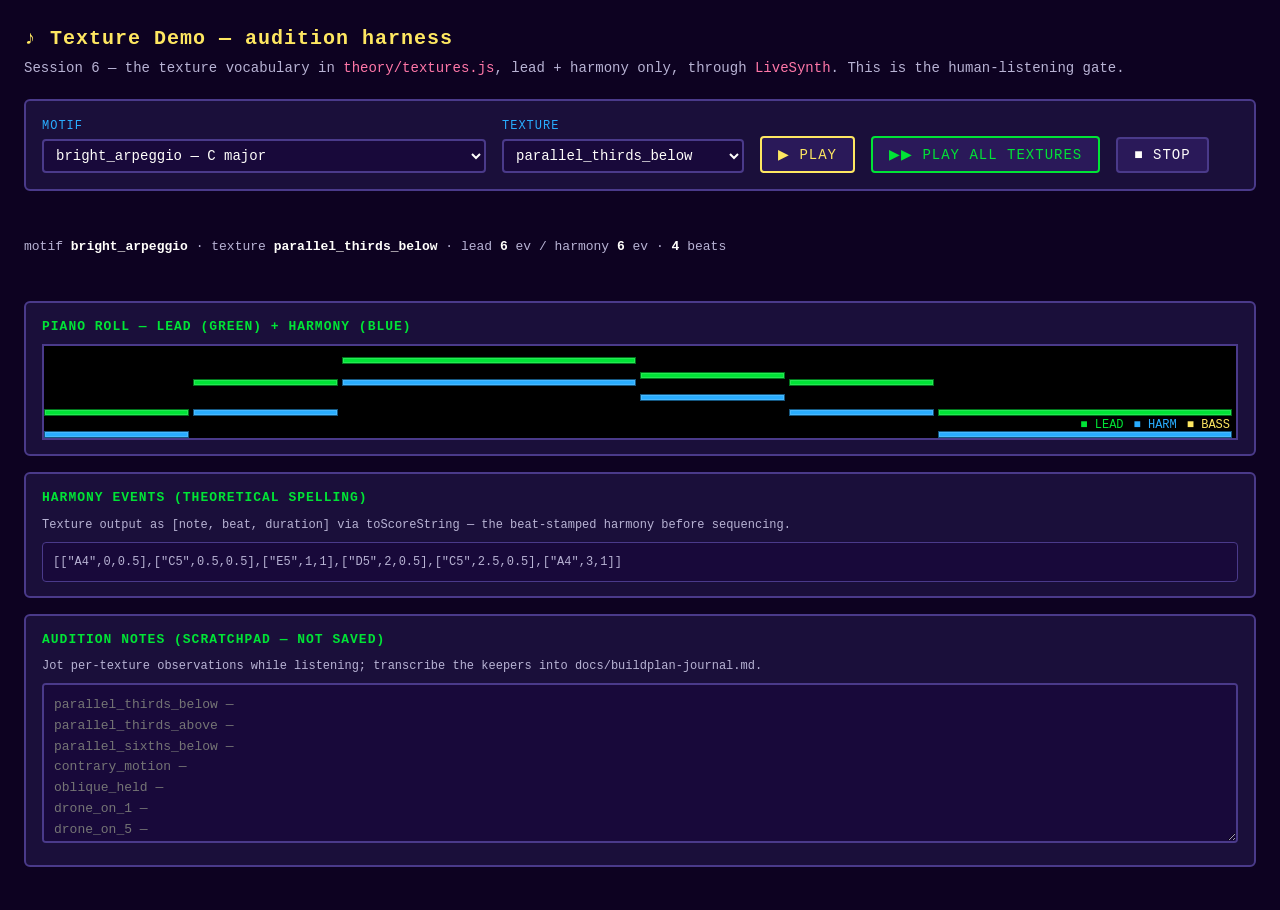
<file: js/jingle/debug/texture-demo.html>
<!DOCTYPE html>
<html lang="en">
<head>
<meta charset="utf-8" />
<meta name="viewport" content="width=device-width, initial-scale=1" />
<title>Texture Demo — eki-melo composition engine (Session 6)</title>
<!--
  Audition harness for the texture vocabulary (theory/textures.js), buildplan
  Session 6. THIS IS THE ONE EXPLICIT HUMAN-LISTENING GATE in the build.

  Pick one of five hand-written motifs (across five modes) and a texture; Play
  renders the motif into a lead, runs the chosen texture against it over a fixed
  I-IV-V-I chord context, and plays lead + harmony through the existing
  LiveSynth (no bass here — the ear is focused on the lead/harmony interaction).
  "Play all textures" auditions every texture in TEXTURE_REGISTRY back-to-back
  against the selected motif, with the texture name shown above the piano roll.

  The notes box at the bottom is a scratchpad for per-texture observations
  during the listening pass — it does not persist; transcribe the keepers into
  docs/buildplan-journal.md afterward.

  MUST BE SERVED OVER HTTP (the modules use ES imports, which file:// blocks).
  From the repo root:  python3 -m http.server 8000
  then open  /js/jingle/debug/texture-demo.html
-->
<style>
  :root {
    --bg-deep: #0d0221;
    --bg-card: #1a0f3a;
    --text: #fffefb;
    --text-dim: #b8b3d4;
    --accent-red: #ff3864;
    --accent-blue: #29adff;
    --accent-yellow: #fee761;
    --accent-green: #00e436;
    --accent-pink: #ff77a8;
    --accent-purple: #c77dff;
    --border: #4a3a8a;
  }
  * { box-sizing: border-box; }
  body {
    margin: 0;
    padding: 24px;
    background: var(--bg-deep);
    color: var(--text);
    font-family: 'Courier New', monospace;
    line-height: 1.5;
  }
  h1 { color: var(--accent-yellow); font-size: 20px; letter-spacing: 1px; margin: 0 0 4px; }
  .subtitle { color: var(--text-dim); margin: 0 0 20px; font-size: 14px; }
  .subtitle code { color: var(--accent-pink); }
  .controls {
    display: flex; flex-wrap: wrap; gap: 16px; align-items: flex-end;
    background: var(--bg-card); border: 2px solid var(--border);
    border-radius: 6px; padding: 16px; margin-bottom: 16px;
  }
  .field { display: flex; flex-direction: column; gap: 4px; }
  .field label { color: var(--accent-blue); font-size: 12px; text-transform: uppercase; letter-spacing: 1px; }
  select {
    background: #18093a; border: 2px solid var(--border); color: var(--text);
    font-family: inherit; font-size: 14px; padding: 6px 8px; border-radius: 4px; min-width: 240px;
  }
  select:focus { outline: none; border-color: var(--accent-pink); }
  button {
    background: #2a1959; border: 2px solid var(--border); color: var(--text);
    font-family: inherit; font-size: 14px; padding: 8px 16px; border-radius: 4px;
    cursor: pointer; text-transform: uppercase; letter-spacing: 1px;
  }
  button:hover { border-color: var(--accent-pink); color: var(--accent-pink); }
  button.play { border-color: var(--accent-yellow); color: var(--accent-yellow); }
  button.all { border-color: var(--accent-green); color: var(--accent-green); }
  button:disabled { opacity: 0.4; cursor: default; border-color: var(--border); color: var(--text-dim); }
  .now-playing { color: var(--accent-green); font-size: 16px; margin: 0 0 8px; min-height: 22px; letter-spacing: 1px; }
  .now-playing .label { color: var(--accent-yellow); }
  .meta { color: var(--text-dim); font-size: 13px; margin: 0 0 12px; }
  .meta b { color: var(--text); }
  #error { color: var(--accent-red); min-height: 20px; margin-bottom: 12px; font-size: 14px; }
  .stage {
    background: var(--bg-card); border: 2px solid var(--border); border-radius: 6px;
    padding: 14px 16px; margin-bottom: 16px;
  }
  .stage h2 { font-size: 13px; color: var(--accent-green); margin: 0 0 8px; letter-spacing: 1px; text-transform: uppercase; }
  .stage .note { color: var(--text-dim); font-size: 12px; margin: 0 0 8px; }
  pre {
    background: #18093a; border: 1px solid var(--border); border-radius: 4px;
    padding: 10px; font-size: 12px; color: var(--text-dim);
    overflow: auto; max-height: 200px; margin: 0; white-space: pre;
  }
  textarea {
    width: 100%; min-height: 160px; background: #18093a; border: 2px solid var(--border);
    color: var(--text); font-family: inherit; font-size: 13px; padding: 10px;
    border-radius: 4px; resize: vertical; line-height: 1.6;
  }
  textarea:focus { outline: none; border-color: var(--accent-pink); }
  /* Piano-roll styles mirrored from styles.css so render.js output renders here. */
  .guest-card { background: transparent; }
  .piano-roll { background: #000; border: 2px solid var(--border); height: 96px; position: relative; overflow: hidden; }
  .note-block { position: absolute; border: 1px solid rgba(0,0,0,0.5); box-shadow: inset 0 0 0 1px rgba(255,255,255,0.15); }
  .note-block.lead { background: var(--accent-green); }
  .note-block.harmony { background: var(--accent-blue); }
  .note-block.bass { background: var(--accent-yellow); }
  .section-marker { position: absolute; top: 0; bottom: 0; width: 1px; background: rgba(255,119,168,0.25); pointer-events: none; }
  .section-label { position: absolute; top: 2px; font-size: 9px; color: rgba(255,119,168,0.75); letter-spacing: 1px; pointer-events: none; padding-left: 3px; }
  .piano-roll-legend { position: absolute; bottom: 4px; right: 6px; font-size: 12px; color: var(--text-dim); display: flex; gap: 10px; pointer-events: none; }
  .piano-roll-legend span::before { content: '■ '; display: inline; }
  .piano-roll-legend .lead-l { color: var(--accent-green); }
  .piano-roll-legend .harm-l { color: var(--accent-blue); }
  .piano-roll-legend .bass-l { color: var(--accent-yellow); }
  .playhead { position: absolute; top: 0; bottom: 0; width: 2px; background: var(--accent-red); box-shadow: 0 0 6px var(--accent-red); pointer-events: none; left: 0; display: none; }
  .playhead.active { display: block; }
</style>
</head>
<body>
  <h1>♪ Texture Demo — audition harness</h1>
  <p class="subtitle">
    Session 6 — the texture vocabulary in <code>theory/textures.js</code>, lead +
    harmony only, through <code>LiveSynth</code>. This is the human-listening gate.
  </p>

  <div class="controls">
    <div class="field">
      <label for="motif-select">Motif</label>
      <select id="motif-select"></select>
    </div>
    <div class="field">
      <label for="texture-select">Texture</label>
      <select id="texture-select"></select>
    </div>
    <button id="play-btn" class="play">▶ Play</button>
    <button id="play-all-btn" class="all">▶▶ Play all textures</button>
    <button id="stop-btn">■ Stop</button>
  </div>

  <p class="now-playing" id="now-playing"></p>
  <p class="meta" id="meta"></p>
  <div id="error"></div>

  <div class="stage">
    <h2>Piano roll — lead (green) + harmony (blue)</h2>
    <div class="guest-card" data-id="texture-demo">
      <div id="piano-roll-host"></div>
    </div>
  </div>

  <div class="stage">
    <h2>Harmony events (theoretical spelling)</h2>
    <p class="note">Texture output as <code>[note, beat, duration]</code> via <code>toScoreString</code> — the beat-stamped harmony before sequencing.</p>
    <pre id="harmony-out"></pre>
  </div>

  <div class="stage">
    <h2>Audition notes (scratchpad — not saved)</h2>
    <p class="note">Jot per-texture observations while listening; transcribe the keepers into <code>docs/buildplan-journal.md</code>.</p>
    <textarea id="notes" placeholder="parallel_thirds_below — &#10;parallel_thirds_above — &#10;parallel_sixths_below — &#10;contrary_motion — &#10;oblique_held — &#10;drone_on_1 — &#10;drone_on_5 — &#10;imitation_one_beat_delay — &#10;voice_exchange — &#10;chord_tones_pulse — &#10;heterophony — &#10;dropout — "></textarea>
  </div>

<script type="module">
  import { TEXTURE_REGISTRY } from '../theory/textures.js';
  import { renderMotifToDegreeEvents } from '../theory/motif.js';
  import { degreeToPitch } from '../theory/mode-engine.js';
  import { resolveRoman } from '../theory/roman-numeral.js';
  import { toScoreString, toMidi } from '../theory/pitch.js';
  import { toSynthString } from '../theory/synth-rendering.js';
  import { toSequence } from '../pipeline/stage-6-voice.js';
  import { renderPianoRoll } from '../render.js';
  import { synth } from '../synth.js';

  const LEAD_OCTAVE = 5;
  const TEMPO = 120;
  const METER = { numerator: 4, denominator: 4, grouping: [4] };
  const PROGRESSION = ['I', 'IV', 'V', 'I']; // fixed chord context for every audition

  // --- Hand-written motifs (buildplan Session 6). The degrees are the mode's
  // own degrees, so the mode supplies the colour notes (phrygian-dominant's b2
  // and major 3, harmonic minor's raised 7, etc.). The first five are tame,
  // CONTROLLED probes (stepwise, mid-register) for hearing a texture cleanly;
  // the last three are deliberately BOLDER — wide leaps, an octave reach, a
  // high leading tone, exotic colour — to hear how the textures handle more
  // adventurous lines. (These are still hand-written test probes, not the
  // engine's eventual LLM-generated melodies — those arrive in Sessions 9–11.)
  const MOTIFS = {
    bright_arpeggio: {
      mode: 'major', tonic: 'C',
      motif: { degrees: [1, 3, 5, 4, 3, 1], rhythm: [0.5, 0.5, 1, 0.5, 0.5, 1], contour: 'peak_descend', register: 'mid', anomaly: null },
    },
    dorian_call: {
      mode: 'dorian', tonic: 'D',
      motif: { degrees: [1, 3, 4, 6, 5, 3], rhythm: [0.5, 0.5, 0.5, 1, 0.5, 1], contour: 'peak_descend', register: 'mid', anomaly: null },
    },
    harmonic_minor_descent: {
      mode: 'harmonic_minor', tonic: 'A',
      motif: { degrees: [5, 3, 1, 7, 1], rhythm: [0.5, 0.5, 1, 0.5, 1.5], contour: 'falling_arc', register: 'mid', anomaly: null },
    },
    phrygian_dominant_flourish: {
      mode: 'phrygian_dominant', tonic: 'E',
      motif: { degrees: [1, 2, 3, 4, 3, 2, 1], rhythm: [0.5, 0.5, 0.5, 0.5, 0.5, 0.5, 1], contour: 'peak_descend', register: 'mid', anomaly: null },
    },
    pentatonic_skip: {
      mode: 'major_pentatonic', tonic: 'F',
      motif: { degrees: [1, 3, 5, 6, 5, 3, 1], rhythm: [0.5, 0.5, 0.5, 1, 0.5, 0.5, 1], contour: 'peak_descend', register: 'mid', anomaly: null },
    },
    // --- bolder lines (wide leaps / range / exotic colour) ---
    wide_leaps_major: {
      mode: 'major', tonic: 'C',
      // octave leap up then leaping back down through the triad — spans C5–C6.
      motif: { degrees: [1, 8, 6, 3, 5, 1], rhythm: [0.5, 0.5, 1, 0.5, 0.5, 1], contour: 'wandering', register: 'high', anomaly: null },
    },
    leaping_harmonic_minor: {
      mode: 'harmonic_minor', tonic: 'A',
      // dramatic octave leap, the raised G# leading tone up high, resolving down.
      motif: { degrees: [1, 8, 5, 7, 1], rhythm: [0.5, 1, 0.5, 1, 1], contour: 'wandering', register: 'high', anomaly: null },
    },
    byzantine_flourish: {
      mode: 'double_harmonic', tonic: 'C',
      // exotic b2 / b6 colour (the two augmented seconds) with skipping leaps.
      motif: { degrees: [1, 2, 6, 5, 7, 1], rhythm: [0.5, 0.5, 1, 0.5, 0.5, 1], contour: 'wandering', register: 'mid', anomaly: null },
    },
  };

  const motifSelect = document.getElementById('motif-select');
  const textureSelect = document.getElementById('texture-select');
  const errorBox = document.getElementById('error');
  const nowPlaying = document.getElementById('now-playing');
  const metaBox = document.getElementById('meta');
  const pianoHost = document.getElementById('piano-roll-host');
  const playBtn = document.getElementById('play-btn');
  const playAllBtn = document.getElementById('play-all-btn');

  Object.keys(MOTIFS).forEach((name) => motifSelect.add(new Option(`${name} — ${MOTIFS[name].tonic} ${MOTIFS[name].mode}`, name)));
  Object.keys(TEXTURE_REGISTRY).forEach((name) => textureSelect.add(new Option(name, name)));

  // Flat-side preference for an explicitly-flat (or F) tonic; sharp otherwise.
  function preferenceForTonic(tonic) {
    if (tonic.includes('b')) return 'flat';
    if (tonic.includes('#')) return 'sharp';
    return tonic[0] === 'F' ? 'flat' : 'sharp';
  }

  // Realize the selected motif into lead events (Pitch + degree/octave_offset),
  // exactly as Stage 6 does.
  function buildLead(entry) {
    return renderMotifToDegreeEvents(entry.motif, 0).map((event) => ({
      pitch: degreeToPitch(entry.mode, entry.tonic, event.degree, LEAD_OCTAVE + event.octave_offset),
      beat: event.beat,
      duration: event.duration,
      degree: event.degree,
      octave_offset: event.octave_offset,
    }));
  }

  // The chord-per-bar map over the lead's span, one chord per bar from the fixed
  // I-IV-V-I progression (resolved near the harmony register).
  function buildChords(entry, lead) {
    const beatsPerBar = METER.numerator;
    const totalBeats = lead.reduce((s, e) => Math.max(s, e.beat + e.duration), 0);
    const barCount = Math.max(1, Math.ceil(totalBeats / beatsPerBar));
    const chords = new Map();
    for (let bar = 0; bar < barCount; bar++) {
      chords.set(bar, resolveRoman(PROGRESSION[bar % PROGRESSION.length], entry.mode, entry.tonic, 4));
    }
    return { chords, totalBeats: barCount * beatsPerBar };
  }

  // Build a synth-ready jingle (lead + harmony, no bass) for one texture.
  function buildJingle(motifName, textureName) {
    const entry = MOTIFS[motifName];
    const lead = buildLead(entry);
    const { chords, totalBeats } = buildChords(entry, lead);
    const harmony = TEXTURE_REGISTRY[textureName](lead, chords, entry.mode, entry.tonic, LEAD_OCTAVE, METER, {});
    const preference = preferenceForTonic(entry.tonic);

    const render = (events) =>
      toSequence(events, totalBeats).map((e) => [e.pitch === null ? 'rest' : toSynthString(e.pitch, preference), e.duration]);

    return {
      jingle: {
        title: `${motifName} · ${textureName}`,
        tempo: TEMPO,
        key: `${entry.tonic} ${entry.mode}`,
        sections: [],
        lead: render(lead),
        harmony: render(harmony),
        bass: [],
      },
      harmonyScore: harmony.map((e) => [toScoreString(e.pitch), e.beat, e.duration]),
      crossings: countCrossings(lead, harmony),
    };
  }

  // Informational: how many harmony events sit above the lead sounding under
  // them (expected only for imitation, the documented exception).
  function countCrossings(lead, harmony) {
    const leadAt = (beat) => {
      for (const e of lead) if (beat >= e.beat - 1e-9 && beat < e.beat + e.duration - 1e-9) return e.pitch;
      return null;
    };
    let n = 0;
    for (const h of harmony) {
      const l = leadAt(h.beat);
      if (l && toMidi(h.pitch) > toMidi(l) + 1e-9) n += 1;
    }
    return n;
  }

  function show(motifName, textureName) {
    errorBox.textContent = '';
    try {
      const { jingle, harmonyScore, crossings } = buildJingle(motifName, textureName);
      pianoHost.innerHTML = renderPianoRoll(jingle);
      document.getElementById('harmony-out').textContent =
        harmonyScore.length ? JSON.stringify(harmonyScore) : '(no harmony events — e.g. dropout)';
      const beats = (t) => t.reduce((s, e) => s + e[1], 0);
      metaBox.innerHTML =
        `motif <b>${motifName}</b> · texture <b>${textureName}</b> · ` +
        `lead <b>${jingle.lead.length}</b> ev / harmony <b>${jingle.harmony.length}</b> ev · ` +
        `<b>${beats(jingle.lead)}</b> beats` +
        (crossings ? ` · <b style="color:var(--accent-pink)">${crossings} crossing(s)</b>` : '');
      return jingle;
    } catch (error) {
      errorBox.textContent = `${textureName}: ${error.message}`;
      pianoHost.innerHTML = '';
      console.error(error);
      return null;
    }
  }

  const sleep = (ms) => new Promise((resolve) => setTimeout(resolve, ms));
  let auditioning = false;

  function playOne() {
    nowPlaying.innerHTML = `playing <span class="label">${textureSelect.value}</span>`;
    const jingle = show(motifSelect.value, textureSelect.value);
    if (jingle) synth.play(jingle, 'texture-demo');
  }

  async function playAll() {
    if (auditioning) return;
    auditioning = true;
    playBtn.disabled = true;
    playAllBtn.disabled = true;
    const motifName = motifSelect.value;
    const beatSec = 60 / TEMPO;
    try {
      for (const textureName of Object.keys(TEXTURE_REGISTRY)) {
        if (!auditioning) break;
        textureSelect.value = textureName;
        nowPlaying.innerHTML = `playing <span class="label">${textureName}</span> &nbsp;(${motifName})`;
        const jingle = show(motifName, textureName);
        if (!jingle) { await sleep(300); continue; }
        synth.play(jingle, 'texture-demo');
        const durBeats = jingle.lead.reduce((s, e) => s + e[1], 0);
        await sleep(durBeats * beatSec * 1000 + 500); // play, then a 0.5s gap
      }
    } finally {
      auditioning = false;
      playBtn.disabled = false;
      playAllBtn.disabled = false;
      if (nowPlaying.textContent) nowPlaying.innerHTML += ' &nbsp;— done';
    }
  }

  function stop() {
    auditioning = false;
    synth.stop();
    nowPlaying.textContent = '';
  }

  playBtn.addEventListener('click', () => { stop(); playOne(); });
  playAllBtn.addEventListener('click', playAll);
  document.getElementById('stop-btn').addEventListener('click', stop);
  motifSelect.addEventListener('change', () => { stop(); show(motifSelect.value, textureSelect.value); });
  textureSelect.addEventListener('change', () => { if (!auditioning) { stop(); show(motifSelect.value, textureSelect.value); } });

  show(motifSelect.value, textureSelect.value);
</script>
</body>
</html>
</file>
<file: styles.css>
:root {
  --bg-deep: #0d0221;
  --bg-card: #1a0f3a;
  --bg-card-light: #2a1959;
  --text: #fffefb;
  --text-dim: #b8b3d4;
  --accent-red: #ff3864;
  --accent-blue: #29adff;
  --accent-yellow: #fee761;
  --accent-green: #00e436;
  --accent-pink: #ff77a8;
  --accent-purple: #c77dff;
  --border: #4a3a8a;
}

* { box-sizing: border-box; margin: 0; padding: 0; }
html, body { background: var(--bg-deep); }

body {
  font-family: 'VT323', monospace;
  background: var(--bg-deep);
  background-image:
    radial-gradient(circle at 18% 25%, rgba(255, 56, 100, 0.10) 0%, transparent 45%),
    radial-gradient(circle at 82% 75%, rgba(41, 173, 255, 0.10) 0%, transparent 45%),
    radial-gradient(circle at 50% 100%, rgba(255, 119, 168, 0.07) 0%, transparent 50%);
  background-attachment: fixed;
  color: var(--text);
  min-height: 100vh;
  font-size: 20px;
  line-height: 1.45;
  padding: 28px 20px;
  position: relative;
  overflow-x: hidden;
}

body::before {
  content: '';
  position: fixed;
  inset: 0;
  background: repeating-linear-gradient(
    0deg,
    rgba(0, 0, 0, 0.07),
    rgba(0, 0, 0, 0.07) 1px,
    transparent 1px,
    transparent 3px
  );
  pointer-events: none;
  z-index: 1000;
}

.container { max-width: 820px; margin: 0 auto; position: relative; }

header { text-align: center; padding: 32px 8px 28px; }

h1 {
  font-family: 'Press Start 2P', monospace;
  font-size: 30px;
  color: var(--accent-yellow);
  text-shadow:
    3px 3px 0 var(--accent-red),
    6px 6px 0 rgba(255, 56, 100, 0.3);
  line-height: 1.5;
  margin-bottom: 18px;
  letter-spacing: 2px;
}

.subtitle {
  color: var(--text-dim);
  font-size: 22px;
  max-width: 560px;
  margin: 0 auto;
}

.subtitle .hl { color: var(--accent-pink); }

.heart { display: inline-block; animation: bounce 1.5s infinite; color: var(--accent-red); }
@keyframes bounce {
  0%, 100% { transform: translateY(0) scale(1); }
  50% { transform: translateY(-3px) scale(1.1); }
}

.backup-bar {
  display: flex;
  gap: 8px;
  justify-content: center;
  margin: 16px auto 24px;
  flex-wrap: wrap;
}

.pixel-card {
  background: var(--bg-card);
  padding: 28px 24px;
  margin-bottom: 22px;
  position: relative;
  box-shadow:
    0 0 0 3px var(--border),
    inset 2px 2px 0 0 rgba(255,255,255,0.04),
    inset -2px -2px 0 0 rgba(0,0,0,0.4),
    8px 8px 0 0 rgba(0,0,0,0.5);
}

.form-section h2 {
  font-family: 'Press Start 2P', monospace;
  font-size: 13px;
  color: var(--accent-blue);
  margin-bottom: 18px;
  letter-spacing: 1.5px;
}

label {
  display: block;
  font-family: 'Press Start 2P', monospace;
  font-size: 9px;
  color: var(--accent-yellow);
  margin: 16px 0 8px;
  letter-spacing: 1.5px;
}

.form-section > label:first-of-type { margin-top: 0; }

input[type="text"], textarea {
  width: 100%;
  background: var(--bg-deep);
  border: 2px solid var(--border);
  color: var(--text);
  font-family: 'VT323', monospace;
  font-size: 20px;
  padding: 10px 12px;
  outline: none;
  transition: border-color 0.15s, background 0.15s;
}

input[type="text"]:focus, textarea:focus {
  border-color: var(--accent-pink);
  background: #18093a;
}

textarea { min-height: 88px; resize: vertical; }

.btn {
  font-family: 'Press Start 2P', monospace;
  font-size: 12px;
  padding: 14px 20px;
  background: var(--accent-red);
  color: var(--text);
  border: none;
  cursor: pointer;
  letter-spacing: 1.5px;
  transition: transform 0.08s, box-shadow 0.08s;
  box-shadow: 4px 4px 0 #000;
  margin-top: 16px;
  text-transform: uppercase;
}

.btn:hover:not(:disabled) { transform: translate(-1px, -1px); box-shadow: 5px 5px 0 #000; }
.btn:active:not(:disabled) { transform: translate(2px, 2px); box-shadow: 2px 2px 0 #000; }
.btn:disabled { background: var(--border); cursor: wait; color: var(--text-dim); }

.btn-play { background: var(--accent-green); color: #000; }
.btn-secondary { background: var(--accent-blue); color: #000; }
.btn-tertiary { background: var(--accent-purple); color: #000; }
.btn-danger { background: var(--accent-red); }
.btn-ghost { background: transparent; box-shadow: 0 0 0 2px var(--border); color: var(--text-dim); }
.btn-ghost:hover:not(:disabled) { box-shadow: 0 0 0 2px var(--accent-pink); color: var(--accent-pink); transform: none; }
.btn-ghost:active:not(:disabled) { transform: none; box-shadow: 0 0 0 2px var(--accent-pink); }

.btn-small {
  font-size: 9px;
  padding: 9px 12px;
  margin-top: 0;
  box-shadow: 3px 3px 0 #000;
}
.btn-small:hover:not(:disabled) { transform: translate(-1px, -1px); box-shadow: 4px 4px 0 #000; }
.btn-small:active:not(:disabled) { transform: translate(1px, 1px); box-shadow: 2px 2px 0 #000; }
.btn-small.btn-ghost { box-shadow: 0 0 0 2px var(--border); }
.btn-small.btn-ghost:hover:not(:disabled) { box-shadow: 0 0 0 2px var(--accent-pink); }

.section-heading {
  font-family: 'Press Start 2P', monospace;
  font-size: 12px;
  color: var(--accent-pink);
  margin: 32px 0 18px;
  letter-spacing: 1.5px;
}

.guest-card {
  background: linear-gradient(135deg, var(--bg-card) 0%, var(--bg-card-light) 100%);
  padding: 22px;
  margin-bottom: 18px;
  display: flex;
  flex-direction: column;
  gap: 16px;
  position: relative;
  box-shadow:
    0 0 0 3px var(--border),
    inset 2px 2px 0 0 rgba(255,255,255,0.04),
    8px 8px 0 0 rgba(0,0,0,0.4);
  transition: box-shadow 0.2s;
}

.guest-card.playing { animation: glow-pulse 1.4s ease-in-out infinite; }

@keyframes glow-pulse {
  0%, 100% { box-shadow: 0 0 0 3px var(--accent-green), inset 2px 2px 0 0 rgba(255,255,255,0.04), 0 0 18px rgba(0, 228, 54, 0.35), 8px 8px 0 0 rgba(0,0,0,0.4); }
  50% { box-shadow: 0 0 0 3px var(--accent-green), inset 2px 2px 0 0 rgba(255,255,255,0.04), 0 0 32px rgba(0, 228, 54, 0.7), 8px 8px 0 0 rgba(0,0,0,0.4); }
}

.guest-header {
  display: flex;
  justify-content: space-between;
  align-items: flex-start;
  gap: 18px;
  flex-wrap: wrap;
}

.guest-left {
  display: flex;
  gap: 18px;
  align-items: flex-start;
  flex: 1;
  min-width: 0;
}

.guest-info { flex: 1; min-width: 0; }

.avatar-wrap {
  width: 96px;
  height: 96px;        /* back to square — 24×24 sprite at 4x = 96×96, perfect fit */
  background: #000;
  border: 2px solid var(--border);
  position: relative;
  flex-shrink: 0;
  display: flex;
  align-items: center;
  justify-content: center;
  overflow: hidden;
}

.avatar-wrap canvas {
  /* width/height set explicitly by the renderer from each sprite's stored */
  /* dimensions: v4 64×64 PNG sprites fill the square frame, while legacy */
  /* hex-grid sprites (24×24 / 32×32) still render, aspect-preserved. */
  image-rendering: pixelated;
  image-rendering: -moz-crisp-edges;
  image-rendering: crisp-edges;
  animation: avatar-idle 2.4s ease-in-out infinite;
}

/* Gentle idle bob on the sprite; intensifies into a glow while the jingle plays. */
@keyframes avatar-idle {
  0%, 100% { transform: translateY(0); }
  50% { transform: translateY(-2px); }
}

.guest-card.playing .avatar-wrap canvas {
  animation: avatar-idle 1.4s ease-in-out infinite, avatar-glow-pulse 1.4s ease-in-out infinite;
}

@keyframes avatar-glow-pulse {
  0%, 100% { filter: brightness(1); }
  50% { filter: brightness(1.2) drop-shadow(0 0 6px var(--accent-pink)); }
}

.avatar-wrap.loading::after {
  content: '';
  position: absolute;
  inset: 0;
  background: linear-gradient(45deg, transparent 40%, rgba(0,228,54,0.3) 50%, transparent 60%);
  background-size: 200% 200%;
  animation: shimmer 1.4s linear infinite;
}

@keyframes shimmer {
  0% { background-position: 200% 200%; }
  100% { background-position: -100% -100%; }
}

.avatar-controls {
  display: flex;
  justify-content: space-between;
  align-items: center;
  gap: 4px;
  margin-top: 6px;
}

.avatar-controls button {
  background: transparent;
  color: var(--text-dim);
  border: 1px solid var(--border);
  padding: 1px 6px;
  font-family: 'Press Start 2P', monospace;
  font-size: 8px;
  cursor: pointer;
}

.avatar-controls button:hover:not(:disabled) { color: var(--accent-pink); border-color: var(--accent-pink); }
.avatar-controls button:disabled { opacity: 0.3; cursor: not-allowed; }
.avatar-controls span { font-family: 'Press Start 2P', monospace; font-size: 8px; color: var(--text-dim); }

.guest-name {
  font-family: 'Press Start 2P', monospace;
  font-size: 15px;
  color: var(--accent-yellow);
  margin-bottom: 6px;
  letter-spacing: 1px;
  word-break: break-word;
  line-height: 1.4;
}

.guest-theme { color: var(--accent-pink); font-size: 22px; font-style: italic; }
.guest-meta { color: var(--text-dim); font-size: 17px; margin-top: 4px; letter-spacing: 0.5px; }
.guest-desc { color: var(--text-dim); font-size: 17px; margin-top: 6px; font-style: italic; opacity: 0.75; }

.guest-actions { display: flex; gap: 8px; flex-shrink: 0; flex-wrap: wrap; }

.action-row {
  display: flex;
  justify-content: space-between;
  gap: 8px;
  flex-wrap: wrap;
  align-items: center;
}

.version-controls {
  display: flex;
  align-items: center;
  gap: 6px;
  font-family: 'Press Start 2P', monospace;
  font-size: 9px;
  color: var(--text-dim);
  letter-spacing: 1px;
}

.version-controls button {
  background: transparent;
  border: 2px solid var(--border);
  color: var(--text-dim);
  width: 24px;
  height: 24px;
  font-family: 'Press Start 2P', monospace;
  font-size: 10px;
  cursor: pointer;
  display: inline-flex;
  align-items: center;
  justify-content: center;
}

.version-controls button:hover:not(:disabled) { border-color: var(--accent-pink); color: var(--accent-pink); }
.version-controls button:disabled { opacity: 0.25; cursor: not-allowed; }

/* ---- download dropdown (Session 14: WAV / JSON diagnostic / MIDI-soon) ---- */
.download-menu {
  position: relative;
  display: inline-block;
}

/* The options panel floats below the toggle, matching the pixel-card chrome:
   a hard 2px border + the same square drop-shadow the cards/buttons use. */
.download-options {
  position: absolute;
  top: calc(100% + 4px);
  right: 0;
  z-index: 20;
  display: flex;
  flex-direction: column;
  min-width: 168px;
  background: var(--bg-card-light);
  border: 2px solid var(--accent-pink);
  box-shadow: 4px 4px 0 #000;
  padding: 4px;
  gap: 2px;
}
.download-options[hidden] { display: none; }

.download-options button {
  font-family: 'Press Start 2P', monospace;
  font-size: 9px;
  letter-spacing: 1px;
  text-align: left;
  padding: 9px 10px;
  background: transparent;
  border: none;
  color: var(--text);
  cursor: pointer;
}
.download-options button:hover:not(:disabled),
.download-options button:focus-visible {
  background: var(--accent-pink);
  color: #000;
  outline: none;
}
.download-options button.coming-soon,
.download-options button:disabled {
  color: var(--text-dim);
  opacity: 0.5;
  cursor: not-allowed;
}
.download-options button.coming-soon:hover { background: transparent; color: var(--text-dim); }
.download-options .soon-tag {
  display: block;
  font-size: 7px;
  color: var(--accent-yellow);
  margin-top: 3px;
  letter-spacing: 0.5px;
}

.piano-roll {
  background: #000;
  border: 2px solid var(--border);
  height: 96px;
  position: relative;
  overflow: hidden;
}

.note-block {
  position: absolute;
  border: 1px solid rgba(0,0,0,0.5);
  box-shadow: inset 0 0 0 1px rgba(255,255,255,0.15);
}

.note-block.lead    { background: var(--accent-green); }
.note-block.harmony { background: var(--accent-blue); }
.note-block.bass    { background: var(--accent-yellow); }

.section-marker {
  position: absolute;
  top: 0;
  bottom: 0;
  width: 1px;
  background: rgba(255,119,168,0.25);
  pointer-events: none;
}

.section-label {
  position: absolute;
  top: 2px;
  font-family: 'Press Start 2P', monospace;
  font-size: 7px;
  color: rgba(255,119,168,0.55);
  letter-spacing: 1px;
  pointer-events: none;
  padding-left: 3px;
}

.piano-roll-legend {
  position: absolute;
  bottom: 4px;
  right: 6px;
  font-size: 12px;
  color: var(--text-dim);
  display: flex;
  gap: 10px;
  pointer-events: none;
  font-family: 'VT323', monospace;
}
.piano-roll-legend span::before { content: '■ '; display: inline; }
.piano-roll-legend .lead-l { color: var(--accent-green); }
.piano-roll-legend .harm-l { color: var(--accent-blue); }
.piano-roll-legend .bass-l { color: var(--accent-yellow); }

.playhead {
  position: absolute;
  top: 0;
  bottom: 0;
  width: 2px;
  background: var(--accent-red);
  box-shadow: 0 0 6px var(--accent-red), 0 0 12px var(--accent-red);
  pointer-events: none;
  left: 0;
  display: none;
}
.playhead.active { display: block; }

.empty-state { text-align: center; padding: 40px 24px; color: var(--text-dim); }
.empty-state-icon { font-family: 'Press Start 2P', monospace; font-size: 24px; margin-bottom: 16px; color: var(--accent-pink); letter-spacing: 4px; }
.empty-state p { font-size: 19px; }

@keyframes dots {
  0%, 20% { content: '.'; }
  40% { content: '..'; }
  60%, 100% { content: '...'; }
}
.loading::after { content: '.'; animation: dots 1.2s infinite; }

.error {
  background: rgba(255, 56, 100, 0.18);
  border-left: 4px solid var(--accent-red);
  color: var(--accent-red);
  padding: 12px;
  margin-top: 14px;
  font-size: 18px;
}

.toast {
  position: fixed;
  bottom: 24px;
  left: 50%;
  transform: translateX(-50%);
  background: var(--accent-green);
  color: #000;
  font-family: 'Press Start 2P', monospace;
  font-size: 11px;
  padding: 14px 20px;
  z-index: 2000;
  letter-spacing: 1.5px;
  box-shadow: 4px 4px 0 #000;
  animation: toast-in 0.3s ease-out;
}

@keyframes toast-in {
  from { transform: translate(-50%, 40px); opacity: 0; }
  to { transform: translate(-50%, 0); opacity: 1; }
}

footer { text-align: center; color: var(--text-dim); font-size: 16px; padding: 40px 16px 20px; }
footer .tag { font-family: 'Press Start 2P', monospace; font-size: 8px; letter-spacing: 2px; color: var(--border); margin-bottom: 8px; }

.coin {
  display: inline-block;
  width: 12px;
  height: 12px;
  background: var(--accent-yellow);
  box-shadow:
    -2px 0 0 var(--accent-yellow),
    2px 0 0 var(--accent-yellow),
    0 -2px 0 var(--accent-yellow),
    0 2px 0 var(--accent-yellow),
    inset -1px -1px 0 rgba(0,0,0,0.3);
  margin: 0 2px;
  vertical-align: middle;
}

/* === ENGINE SELECTOR + per-jingle engine badge (Session 13 dual-engine) === */

/* The "ENGINE" header above the selector — a <span> styled like the form's
   yellow uppercase <label>s (which are real <label> elements; the radio labels
   below are also <label>s, so they get a dedicated reset). */
.field-label {
  display: block;
  font-family: 'Press Start 2P', monospace;
  font-size: 9px;
  color: var(--accent-yellow);
  margin: 16px 0 8px;
  letter-spacing: 1.5px;
}

.engine-select {
  display: flex;
  flex-wrap: wrap;
  gap: 8px;
}

/* Reset the global block-label styling for the radio rows. */
.engine-option {
  display: flex;
  align-items: center;
  gap: 8px;
  flex: 1 1 200px;
  margin: 0;
  padding: 10px 12px;
  background: var(--bg-deep);
  border: 2px solid var(--border);
  color: var(--text-dim);
  cursor: pointer;
  transition: border-color 0.15s, color 0.15s;
}

.engine-option:hover { border-color: var(--accent-pink); }

.engine-option input[type="radio"] { accent-color: var(--accent-pink); cursor: pointer; }

/* Highlight the chosen engine (the label wraps the radio). */
.engine-option:has(input:checked) {
  border-color: var(--accent-pink);
  color: var(--text);
  background: #18093a;
}

.engine-option-text {
  font-family: 'Press Start 2P', monospace;
  font-size: 9px;
  letter-spacing: 1px;
  line-height: 1.5;
}

.engine-option-text small {
  display: block;
  margin-top: 4px;
  font-family: 'VT323', monospace;
  font-size: 14px;
  letter-spacing: 0.5px;
  color: var(--text-dim);
  text-transform: none;
}

.form-retry { margin-top: 12px; }

/* The small inline tag on a guest card showing which engine made the jingle. */
.engine-badge {
  display: inline-block;
  font-family: 'Press Start 2P', monospace;
  font-size: 8px;
  letter-spacing: 1px;
  padding: 3px 6px;
  vertical-align: middle;
  color: #000;
  box-shadow: 2px 2px 0 rgba(0,0,0,0.4);
}

.engine-badge-pipeline { background: var(--accent-green); }
.engine-badge-v1 { background: var(--accent-yellow); }

@media (max-width: 600px) {
  body { padding: 16px 12px; font-size: 18px; }
  h1 { font-size: 18px; letter-spacing: 1px; }
  .subtitle { font-size: 20px; }
  .pixel-card { padding: 20px 16px; }
  .guest-card { padding: 18px 14px; }
  .btn { font-size: 11px; padding: 12px 16px; }
  .btn-small { font-size: 9px; padding: 8px 10px; }
  .guest-name { font-size: 13px; }
  .guest-left { gap: 12px; }
  .avatar-wrap { width: 72px; height: 72px; }   /* back to square */
  .guest-header { flex-direction: column; gap: 12px; }
  .guest-actions { width: 100%; }
  .action-row { flex-direction: column; align-items: stretch; }
  .action-row > div { display: flex; flex-wrap: wrap; gap: 8px; justify-content: flex-end; }
}
</file>
